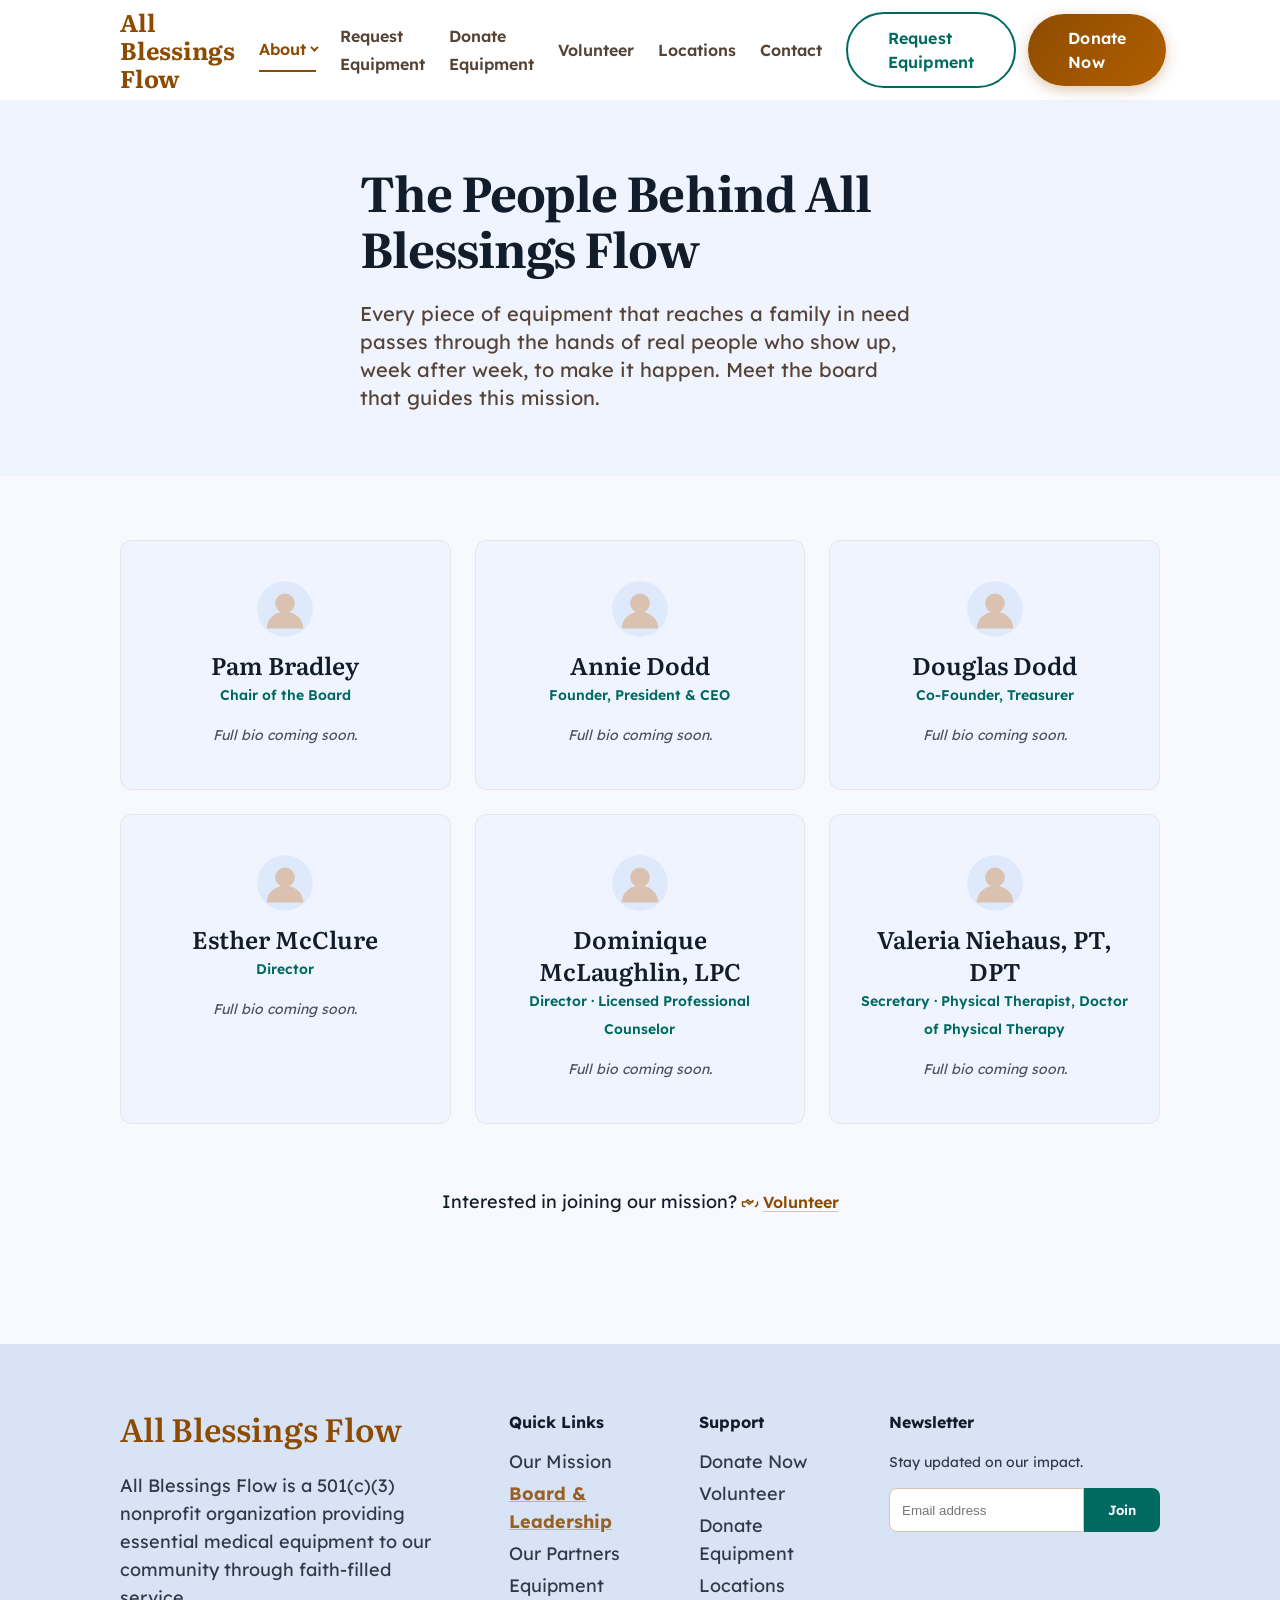
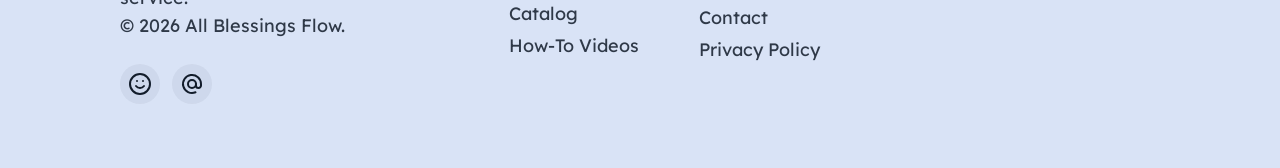
<file: pages/board-leadership/board-leadership.html>
<!DOCTYPE html>
<html lang="en" class="no-js">
<head>
  <meta charset="UTF-8">
  <meta name="viewport" content="width=device-width, initial-scale=1.0">
  <title>Board & Leadership | All Blessings Flow</title>
  <meta name="description" content="Meet the board and leadership guiding All Blessings Flow's mission to provide free medical equipment across Central Virginia since 2015.">
  <link rel="canonical" href="https://[CLIENT-DOMAIN]/pages/board-leadership/">
  <meta property="og:title" content="Board & Leadership | All Blessings Flow">
  <meta property="og:description" content="Meet the board and leadership guiding All Blessings Flow's mission to provide free medical equipment across Central Virginia since 2015.">
  <meta property="og:url" content="https://[CLIENT-DOMAIN]/pages/board-leadership/">
  <meta property="og:type" content="website">
  <link rel="stylesheet" href="../../global/brand.css">
  <link rel="stylesheet" href="../../global/global.css">
  <link rel="stylesheet" href="board-leadership.css">
  <script type="application/ld+json">
{
  "@context": "https://schema.org",
  "@graph": [
    {
      "@type": "WebPage",
      "name": "Board & Leadership | All Blessings Flow",
      "description": "Meet the board and leadership guiding All Blessings Flow's mission to provide free medical equipment across Central Virginia since 2015.",
      "isPartOf": {"@id": "#website"},
      "about": {"@id": "#business"}
    }
  ]
}
  </script>
</head>
<body>
  <a href="#main-content" class="skip-link">Skip to main content</a>

  <svg class="icon-sprite" aria-hidden="true">
    <symbol id="icon-handshake" viewBox="0 0 24 24" fill="none" stroke="currentColor" stroke-width="2" stroke-linecap="round" stroke-linejoin="round"><path d="M8 12l3 3 5-5"/><path d="M2 12h4l3-3 3 3h4"/><path d="M2 12v4a2 2 0 0 0 2 2h1"/><path d="M22 12v4a2 2 0 0 0-2 2h-1"/></symbol>
    <symbol id="icon-at-sign" viewBox="0 0 24 24" fill="none" stroke="currentColor" stroke-width="2" stroke-linecap="round" stroke-linejoin="round"><circle cx="12" cy="12" r="4"/><path d="M16 12v1.5a2.5 2.5 0 0 0 5 0V12a9 9 0 1 0-5.5 8.28"/></symbol>
    <symbol id="icon-smile" viewBox="0 0 24 24" fill="none" stroke="currentColor" stroke-width="2" stroke-linecap="round" stroke-linejoin="round"><circle cx="12" cy="12" r="10"/><path d="M8 14s1.5 2 4 2 4-2 4-2"/><line x1="9" y1="9" x2="9.01" y2="9"/><line x1="15" y1="9" x2="15.01" y2="9"/></symbol>
  </svg>

  <header class="site-header">
    <div class="container site-header__inner">
      <a href="../../index.html" class="site-header__logo">All Blessings Flow</a>

      <nav class="site-nav" aria-label="Primary">
        <div class="site-nav__dropdown">
          <button type="button" class="site-nav__link site-nav__link--active site-nav__dropdown-toggle" aria-expanded="false">About</button>
          <div class="site-nav__dropdown-menu">
            <a href="../our-mission/our-mission.html" class="site-nav__dropdown-link">Our Mission</a>
            <a href="board-leadership.html" class="site-nav__dropdown-link site-nav__link--active">Board &amp; Leadership</a>
            <a href="../our-partners/our-partners.html" class="site-nav__dropdown-link">Our Partners</a>
          </div>
        </div>
        <a href="../request-equipment/request-equipment.html" class="site-nav__link">Request Equipment</a>
        <a href="../donate-equipment/donate-equipment.html" class="site-nav__link">Donate Equipment</a>
        <a href="../volunteer/volunteer.html" class="site-nav__link">Volunteer</a>
        <a href="../locations/locations.html" class="site-nav__link">Locations</a>
        <a href="../contact/contact.html" class="site-nav__link">Contact</a>
      </nav>

      <div class="site-header__actions">
        <a href="../request-equipment/request-equipment.html" class="btn-secondary site-header__cta-secondary">Request Equipment</a>
        <a href="../donate/donate.html" class="btn-primary">Donate Now</a>
        <button type="button" class="nav-toggle" aria-label="Toggle menu" aria-expanded="false">
          <span></span><span></span><span></span>
        </button>
      </div>
    </div>
  </header>

  <main id="main-content">
    <section class="section page-intro">
      <div class="container page-intro__content">
        <h1>The People Behind All Blessings Flow</h1>
        <p>Every piece of equipment that reaches a family in need passes through the hands of real people who show up, week after week, to make it happen. Meet the board that guides this mission.</p>
      </div>
    </section>

    <section class="section board-grid-section">
      <div class="container">
        <div class="board-grid">
          <div class="simple-card board-card">
            <div class="board-card__avatar" role="img" aria-label="Photo of Pam Bradley pending"><svg width="56" height="56" viewBox="0 0 80 80" aria-hidden="true"><circle cx="40" cy="40" r="40" class="avatar-placeholder__bg"/><circle cx="40" cy="32" r="14" class="avatar-placeholder__fg"/><path d="M14 68c0-14.36 11.64-24 26-24s26 9.64 26 24" class="avatar-placeholder__fg"/></svg></div>
            <h2>Pam Bradley</h2>
            <p class="board-card__title">Chair of the Board</p>
            <p class="copy-flag"><!-- COPY FLAG: full bio needed --> Full bio coming soon.</p>
          </div>
          <div class="simple-card board-card">
            <div class="board-card__avatar" role="img" aria-label="Photo of Annie Dodd pending"><svg width="56" height="56" viewBox="0 0 80 80" aria-hidden="true"><circle cx="40" cy="40" r="40" class="avatar-placeholder__bg"/><circle cx="40" cy="32" r="14" class="avatar-placeholder__fg"/><path d="M14 68c0-14.36 11.64-24 26-24s26 9.64 26 24" class="avatar-placeholder__fg"/></svg></div>
            <h2>Annie Dodd</h2>
            <p class="board-card__title">Founder, President &amp; CEO</p>
            <p class="copy-flag"><!-- COPY FLAG: full bio needed --> Full bio coming soon.</p>
          </div>
          <div class="simple-card board-card">
            <div class="board-card__avatar" role="img" aria-label="Photo of Douglas Dodd pending"><svg width="56" height="56" viewBox="0 0 80 80" aria-hidden="true"><circle cx="40" cy="40" r="40" class="avatar-placeholder__bg"/><circle cx="40" cy="32" r="14" class="avatar-placeholder__fg"/><path d="M14 68c0-14.36 11.64-24 26-24s26 9.64 26 24" class="avatar-placeholder__fg"/></svg></div>
            <h2>Douglas Dodd</h2>
            <p class="board-card__title">Co-Founder, Treasurer</p>
            <p class="copy-flag"><!-- COPY FLAG: full bio needed --> Full bio coming soon.</p>
          </div>
          <div class="simple-card board-card">
            <div class="board-card__avatar" role="img" aria-label="Photo of Esther McClure pending"><svg width="56" height="56" viewBox="0 0 80 80" aria-hidden="true"><circle cx="40" cy="40" r="40" class="avatar-placeholder__bg"/><circle cx="40" cy="32" r="14" class="avatar-placeholder__fg"/><path d="M14 68c0-14.36 11.64-24 26-24s26 9.64 26 24" class="avatar-placeholder__fg"/></svg></div>
            <h2>Esther McClure</h2>
            <p class="board-card__title">Director</p>
            <p class="copy-flag"><!-- COPY FLAG: full bio needed --> Full bio coming soon.</p>
          </div>
          <div class="simple-card board-card">
            <div class="board-card__avatar" role="img" aria-label="Photo of Dominique McLaughlin pending"><svg width="56" height="56" viewBox="0 0 80 80" aria-hidden="true"><circle cx="40" cy="40" r="40" class="avatar-placeholder__bg"/><circle cx="40" cy="32" r="14" class="avatar-placeholder__fg"/><path d="M14 68c0-14.36 11.64-24 26-24s26 9.64 26 24" class="avatar-placeholder__fg"/></svg></div>
            <h2>Dominique McLaughlin, LPC</h2>
            <p class="board-card__title">Director · Licensed Professional Counselor</p>
            <p class="copy-flag"><!-- COPY FLAG: full bio needed --> Full bio coming soon.</p>
          </div>
          <div class="simple-card board-card">
            <div class="board-card__avatar" role="img" aria-label="Photo of Valeria Niehaus pending"><svg width="56" height="56" viewBox="0 0 80 80" aria-hidden="true"><circle cx="40" cy="40" r="40" class="avatar-placeholder__bg"/><circle cx="40" cy="32" r="14" class="avatar-placeholder__fg"/><path d="M14 68c0-14.36 11.64-24 26-24s26 9.64 26 24" class="avatar-placeholder__fg"/></svg></div>
            <h2>Valeria Niehaus, PT, DPT</h2>
            <p class="board-card__title">Secretary · Physical Therapist, Doctor of Physical Therapy</p>
            <p class="copy-flag"><!-- COPY FLAG: full bio needed --> Full bio coming soon.</p>
          </div>
        </div>

        <p class="board-grid-section__cta">Interested in joining our mission? <a href="../volunteer/volunteer.html" class="btn-tertiary-link"><svg class="icon"><use href="#icon-handshake"></use></svg> Volunteer</a></p>
      </div>
    </section>
  </main>

  <footer class="site-footer">
    <div class="container site-footer__grid">
      <div class="site-footer__about">
        <h2 class="site-footer__logo">All Blessings Flow</h2>
        <p class="site-footer__description">
          All Blessings Flow is a 501(c)(3) nonprofit organization providing essential medical equipment to our community through faith-filled service.
          <br>&copy; <span id="copyright-year"></span> All Blessings Flow.
        </p>
        <div class="site-footer__socials">
          <a href="https://www.facebook.com/allblessingsflow" class="site-footer__social-link" aria-label="All Blessings Flow on Facebook" target="_blank" rel="noopener">
            <svg class="icon"><use href="#icon-smile"></use></svg>
          </a>
          <a href="mailto:info@allblessingsflow.org" class="site-footer__social-link" aria-label="Email All Blessings Flow">
            <svg class="icon"><use href="#icon-at-sign"></use></svg>
          </a>
        </div>
      </div>

      <div class="site-footer__columns">
        <div class="site-footer__column">
          <h4>Quick Links</h4>
          <ul>
            <li><a href="../our-mission/our-mission.html">Our Mission</a></li>
            <li><a href="board-leadership.html" class="is-current-page" aria-current="page">Board &amp; Leadership</a></li>
            <li><a href="../our-partners/our-partners.html">Our Partners</a></li>
            <li><a href="../equipment-catalog/equipment-catalog.html">Equipment Catalog</a></li>
            <li><a href="../resources-how-to-videos/resources-how-to-videos.html">How-To Videos</a></li>
          </ul>
        </div>
        <div class="site-footer__column">
          <h4>Support</h4>
          <ul>
            <li><a href="../donate/donate.html">Donate Now</a></li>
            <li><a href="../volunteer/volunteer.html">Volunteer</a></li>
            <li><a href="../donate-equipment/donate-equipment.html">Donate Equipment</a></li>
            <li><a href="../locations/locations.html">Locations</a></li>
            <li><a href="../contact/contact.html">Contact</a></li>
            <li><a href="#">Privacy Policy</a></li>
          </ul>
        </div>
        <div class="site-footer__column site-footer__column--newsletter">
          <h4>Newsletter</h4>
          <p>Stay updated on our impact.</p>
          <form name="newsletter-signup" method="POST" data-netlify="true" class="newsletter-form">
            <input type="hidden" name="form-name" value="newsletter-signup">
            <div class="newsletter-form__row">
              <label for="newsletter-email" class="sr-only">Email address</label>
              <input type="email" id="newsletter-email" name="email" placeholder="Email address" required class="newsletter-form__input">
              <button type="submit" class="newsletter-form__submit">Join</button>
            </div>
            <p class="newsletter-form__message newsletter-form__message--success" hidden>Thanks for joining — we'll keep you posted on the families you're helping.</p>
            <p class="newsletter-form__message newsletter-form__message--error" hidden>Something went wrong — please try again, or email us directly at info@allblessingsflow.org.</p>
          </form>
        </div>
      </div>
    </div>
  </footer>

  <script src="../../global/nav.js" defer></script>
</body>
</html>
</file>
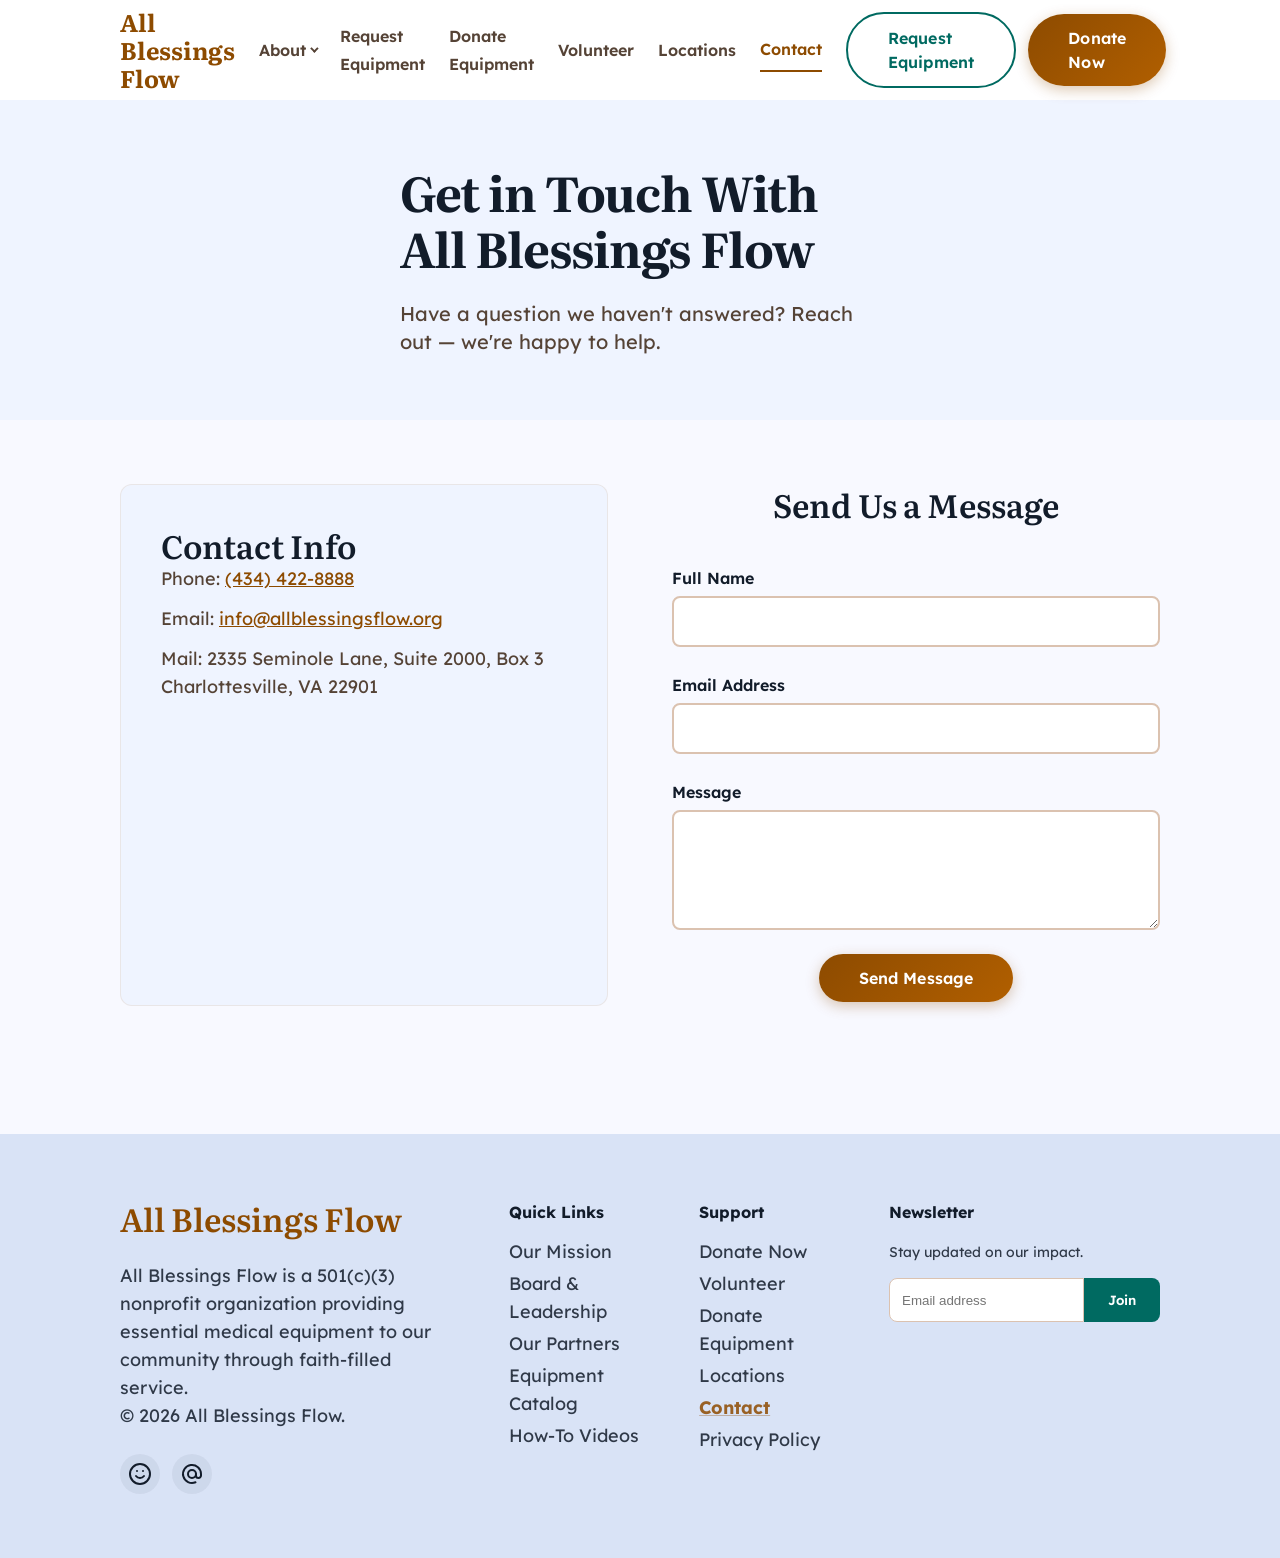
<file: pages/contact/contact.html>
<!DOCTYPE html>
<html lang="en" class="no-js">
<head>
  <meta charset="UTF-8">
  <meta name="viewport" content="width=device-width, initial-scale=1.0">
  <title>Contact All Blessings Flow | Charlottesville, VA</title>
  <meta name="description" content="Contact All Blessings Flow by phone, email, or in person at our Charlottesville warehouse. We're here to help.">
  <link rel="canonical" href="https://[CLIENT-DOMAIN]/pages/contact/">
  <meta property="og:title" content="Contact All Blessings Flow | Charlottesville, VA">
  <meta property="og:description" content="Contact All Blessings Flow by phone, email, or in person at our Charlottesville warehouse. We're here to help.">
  <meta property="og:url" content="https://[CLIENT-DOMAIN]/pages/contact/">
  <meta property="og:type" content="website">
  <link rel="stylesheet" href="../../global/brand.css">
  <link rel="stylesheet" href="../../global/global.css">
  <link rel="stylesheet" href="contact.css">
  <script type="application/ld+json">
{
  "@context": "https://schema.org",
  "@graph": [
    {
      "@type": "ContactPage",
      "name": "Contact All Blessings Flow | Charlottesville, VA",
      "description": "Contact All Blessings Flow by phone, email, or in person at our Charlottesville warehouse. We're here to help.",
      "isPartOf": {"@id": "#website"},
      "about": {"@id": "#business"}
    }
  ]
}
  </script>
</head>
<body>
  <a href="#main-content" class="skip-link">Skip to main content</a>

  <svg class="icon-sprite" aria-hidden="true">
    <symbol id="icon-at-sign" viewBox="0 0 24 24" fill="none" stroke="currentColor" stroke-width="2" stroke-linecap="round" stroke-linejoin="round"><circle cx="12" cy="12" r="4"/><path d="M16 12v1.5a2.5 2.5 0 0 0 5 0V12a9 9 0 1 0-5.5 8.28"/></symbol>
    <symbol id="icon-smile" viewBox="0 0 24 24" fill="none" stroke="currentColor" stroke-width="2" stroke-linecap="round" stroke-linejoin="round"><circle cx="12" cy="12" r="10"/><path d="M8 14s1.5 2 4 2 4-2 4-2"/><line x1="9" y1="9" x2="9.01" y2="9"/><line x1="15" y1="9" x2="15.01" y2="9"/></symbol>
  </svg>

  <header class="site-header">
    <div class="container site-header__inner">
      <a href="../../index.html" class="site-header__logo">All Blessings Flow</a>

      <nav class="site-nav" aria-label="Primary">
        <div class="site-nav__dropdown">
          <button type="button" class="site-nav__link site-nav__dropdown-toggle" aria-expanded="false">About</button>
          <div class="site-nav__dropdown-menu">
            <a href="../our-mission/our-mission.html" class="site-nav__dropdown-link">Our Mission</a>
            <a href="../board-leadership/board-leadership.html" class="site-nav__dropdown-link">Board &amp; Leadership</a>
            <a href="../our-partners/our-partners.html" class="site-nav__dropdown-link">Our Partners</a>
          </div>
        </div>
        <a href="../request-equipment/request-equipment.html" class="site-nav__link">Request Equipment</a>
        <a href="../donate-equipment/donate-equipment.html" class="site-nav__link">Donate Equipment</a>
        <a href="../volunteer/volunteer.html" class="site-nav__link">Volunteer</a>
        <a href="../locations/locations.html" class="site-nav__link">Locations</a>
        <a href="contact.html" class="site-nav__link site-nav__link--active">Contact</a>
      </nav>

      <div class="site-header__actions">
        <a href="../request-equipment/request-equipment.html" class="btn-secondary site-header__cta-secondary">Request Equipment</a>
        <a href="../donate/donate.html" class="btn-primary">Donate Now</a>
        <button type="button" class="nav-toggle" aria-label="Toggle menu" aria-expanded="false">
          <span></span><span></span><span></span>
        </button>
      </div>
    </div>
  </header>

  <main id="main-content">
    <section class="section page-hero">
      <div class="container page-hero__content">
        <h1>Get in Touch With All Blessings Flow</h1>
        <p>Have a question we haven't answered? Reach out — we're happy to help.</p>
      </div>
    </section>

    <section class="section contact-info-section">
      <div class="container contact-info-section__grid">
        <div class="simple-card contact-info-card">
          <h2>Contact Info</h2>
          <p>Phone: <a href="tel:+14344228888">(434) 422-8888</a></p>
          <p>Email: <a href="mailto:info@allblessingsflow.org">info@allblessingsflow.org</a></p>
          <p>Mail: 2335 Seminole Lane, Suite 2000, Box 3<br>Charlottesville, VA 22901</p>
          <iframe
            class="contact-info-card__map"
            src="https://www.google.com/maps?q=2335+Seminole+Lane,+Charlottesville,+VA+22901&output=embed"
            width="100%" height="220" style="border:0;" allowfullscreen loading="lazy"
            title="Map to All Blessings Flow"
          ></iframe>
        </div>

        <div class="contact-form-section__inner">
          <h2>Send Us a Message</h2>
          <form name="contact" method="POST" data-netlify="true" class="site-form">
            <input type="hidden" name="form-name" value="contact">
            <div class="form-field">
              <label for="contact-name">Full Name</label>
              <input type="text" id="contact-name" name="name" required>
            </div>
            <div class="form-field">
              <label for="contact-email">Email Address</label>
              <input type="email" id="contact-email" name="email" required>
            </div>
            <div class="form-field">
              <label for="contact-message">Message</label>
              <textarea id="contact-message" name="message" required></textarea>
            </div>
            <button type="submit" class="btn-primary">Send Message</button>
            <p class="form-message form-message--success" hidden>Thank you for reaching out — we'll respond within 2 business days.</p>
            <p class="form-message form-message--error" hidden>Something went wrong sending your message. Please email us directly at info@allblessingsflow.org or call (434) 422-8888.</p>
          </form>
        </div>
      </div>
    </section>
  </main>

  <footer class="site-footer">
    <div class="container site-footer__grid">
      <div class="site-footer__about">
        <h2 class="site-footer__logo">All Blessings Flow</h2>
        <p class="site-footer__description">
          All Blessings Flow is a 501(c)(3) nonprofit organization providing essential medical equipment to our community through faith-filled service.
          <br>&copy; <span id="copyright-year"></span> All Blessings Flow.
        </p>
        <div class="site-footer__socials">
          <a href="https://www.facebook.com/allblessingsflow" class="site-footer__social-link" aria-label="All Blessings Flow on Facebook" target="_blank" rel="noopener">
            <svg class="icon"><use href="#icon-smile"></use></svg>
          </a>
          <a href="mailto:info@allblessingsflow.org" class="site-footer__social-link" aria-label="Email All Blessings Flow">
            <svg class="icon"><use href="#icon-at-sign"></use></svg>
          </a>
        </div>
      </div>

      <div class="site-footer__columns">
        <div class="site-footer__column">
          <h4>Quick Links</h4>
          <ul>
            <li><a href="../our-mission/our-mission.html">Our Mission</a></li>
            <li><a href="../board-leadership/board-leadership.html">Board &amp; Leadership</a></li>
            <li><a href="../our-partners/our-partners.html">Our Partners</a></li>
            <li><a href="../equipment-catalog/equipment-catalog.html">Equipment Catalog</a></li>
            <li><a href="../resources-how-to-videos/resources-how-to-videos.html">How-To Videos</a></li>
          </ul>
        </div>
        <div class="site-footer__column">
          <h4>Support</h4>
          <ul>
            <li><a href="../donate/donate.html">Donate Now</a></li>
            <li><a href="../volunteer/volunteer.html">Volunteer</a></li>
            <li><a href="../donate-equipment/donate-equipment.html">Donate Equipment</a></li>
            <li><a href="../locations/locations.html">Locations</a></li>
            <li><a href="contact.html" class="is-current-page" aria-current="page">Contact</a></li>
            <li><a href="#">Privacy Policy</a></li>
          </ul>
        </div>
        <div class="site-footer__column site-footer__column--newsletter">
          <h4>Newsletter</h4>
          <p>Stay updated on our impact.</p>
          <form name="newsletter-signup" method="POST" data-netlify="true" class="newsletter-form">
            <input type="hidden" name="form-name" value="newsletter-signup">
            <div class="newsletter-form__row">
              <label for="newsletter-email" class="sr-only">Email address</label>
              <input type="email" id="newsletter-email" name="email" placeholder="Email address" required class="newsletter-form__input">
              <button type="submit" class="newsletter-form__submit">Join</button>
            </div>
            <p class="newsletter-form__message newsletter-form__message--success" hidden>Thanks for joining — we'll keep you posted on the families you're helping.</p>
            <p class="newsletter-form__message newsletter-form__message--error" hidden>Something went wrong — please try again, or email us directly at info@allblessingsflow.org.</p>
          </form>
        </div>
      </div>
    </div>
  </footer>

  <script src="../../global/nav.js" defer></script>
</body>
</html>
</file>
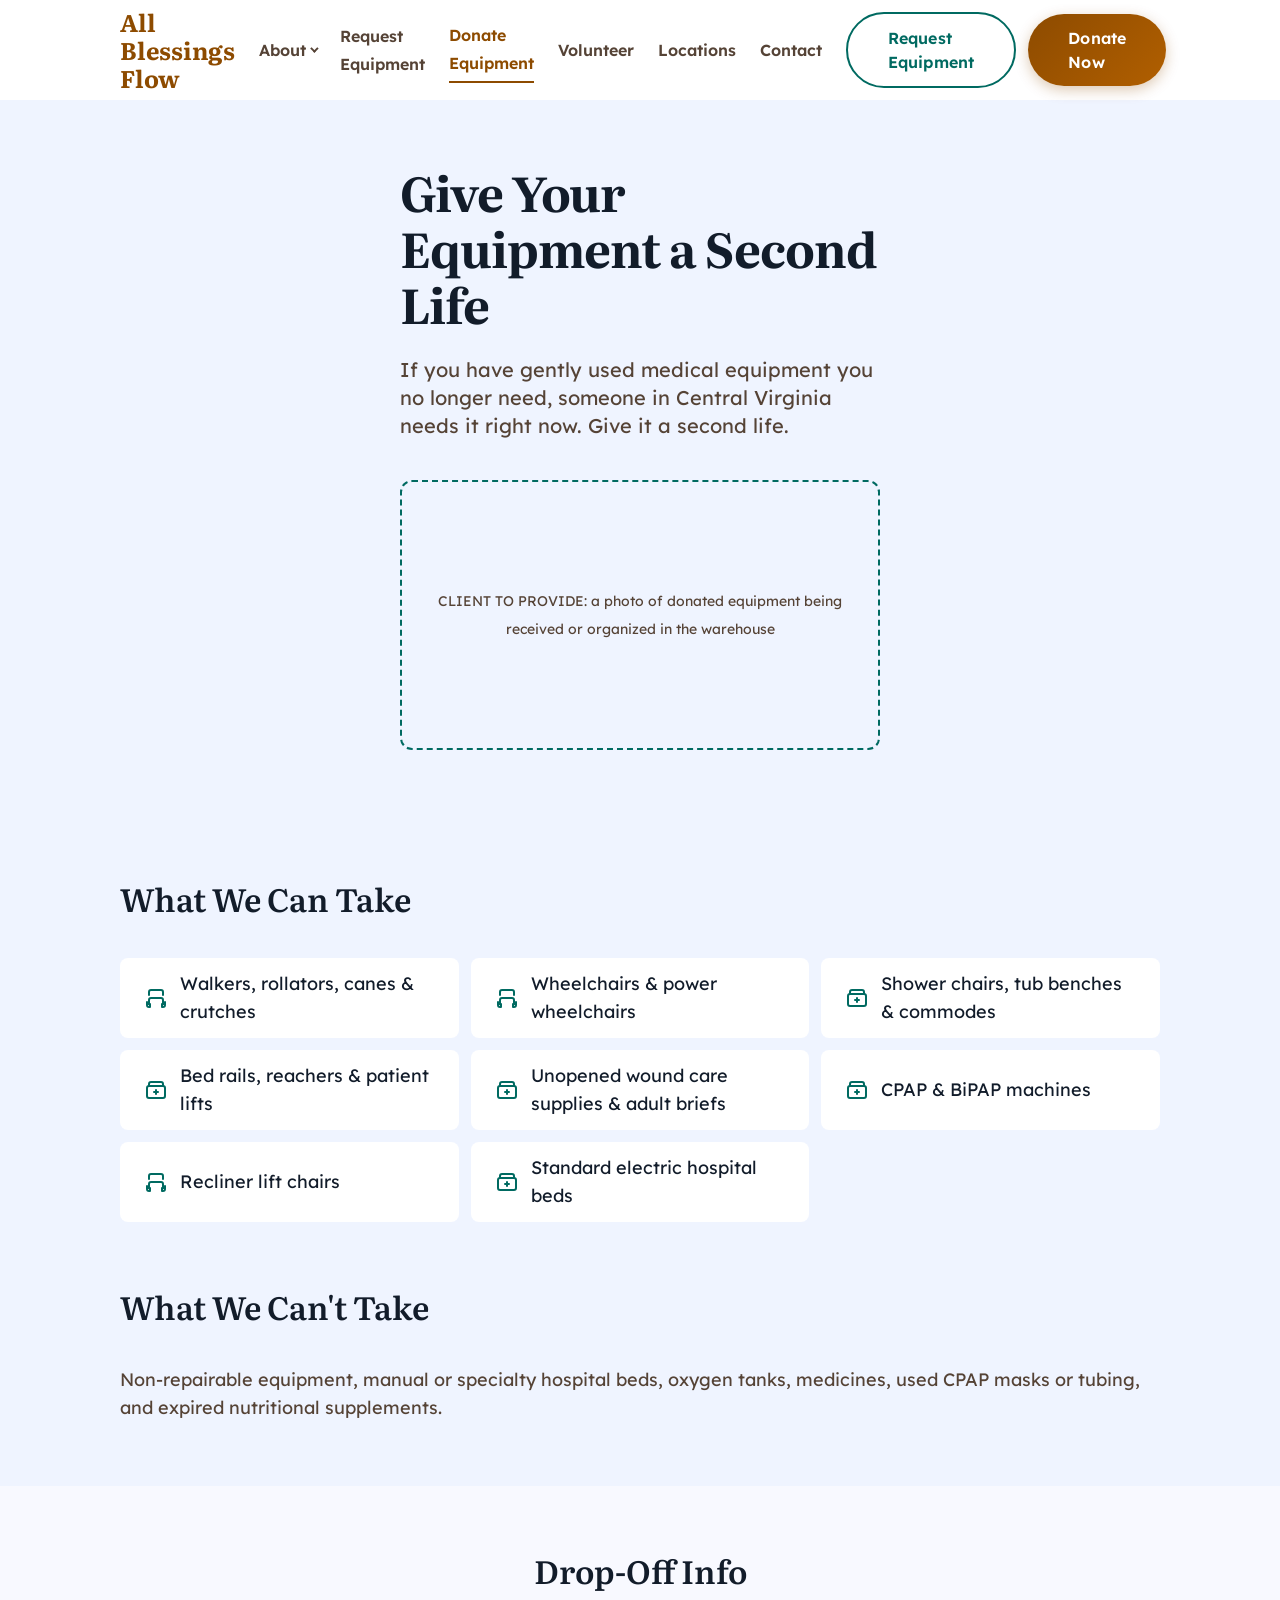
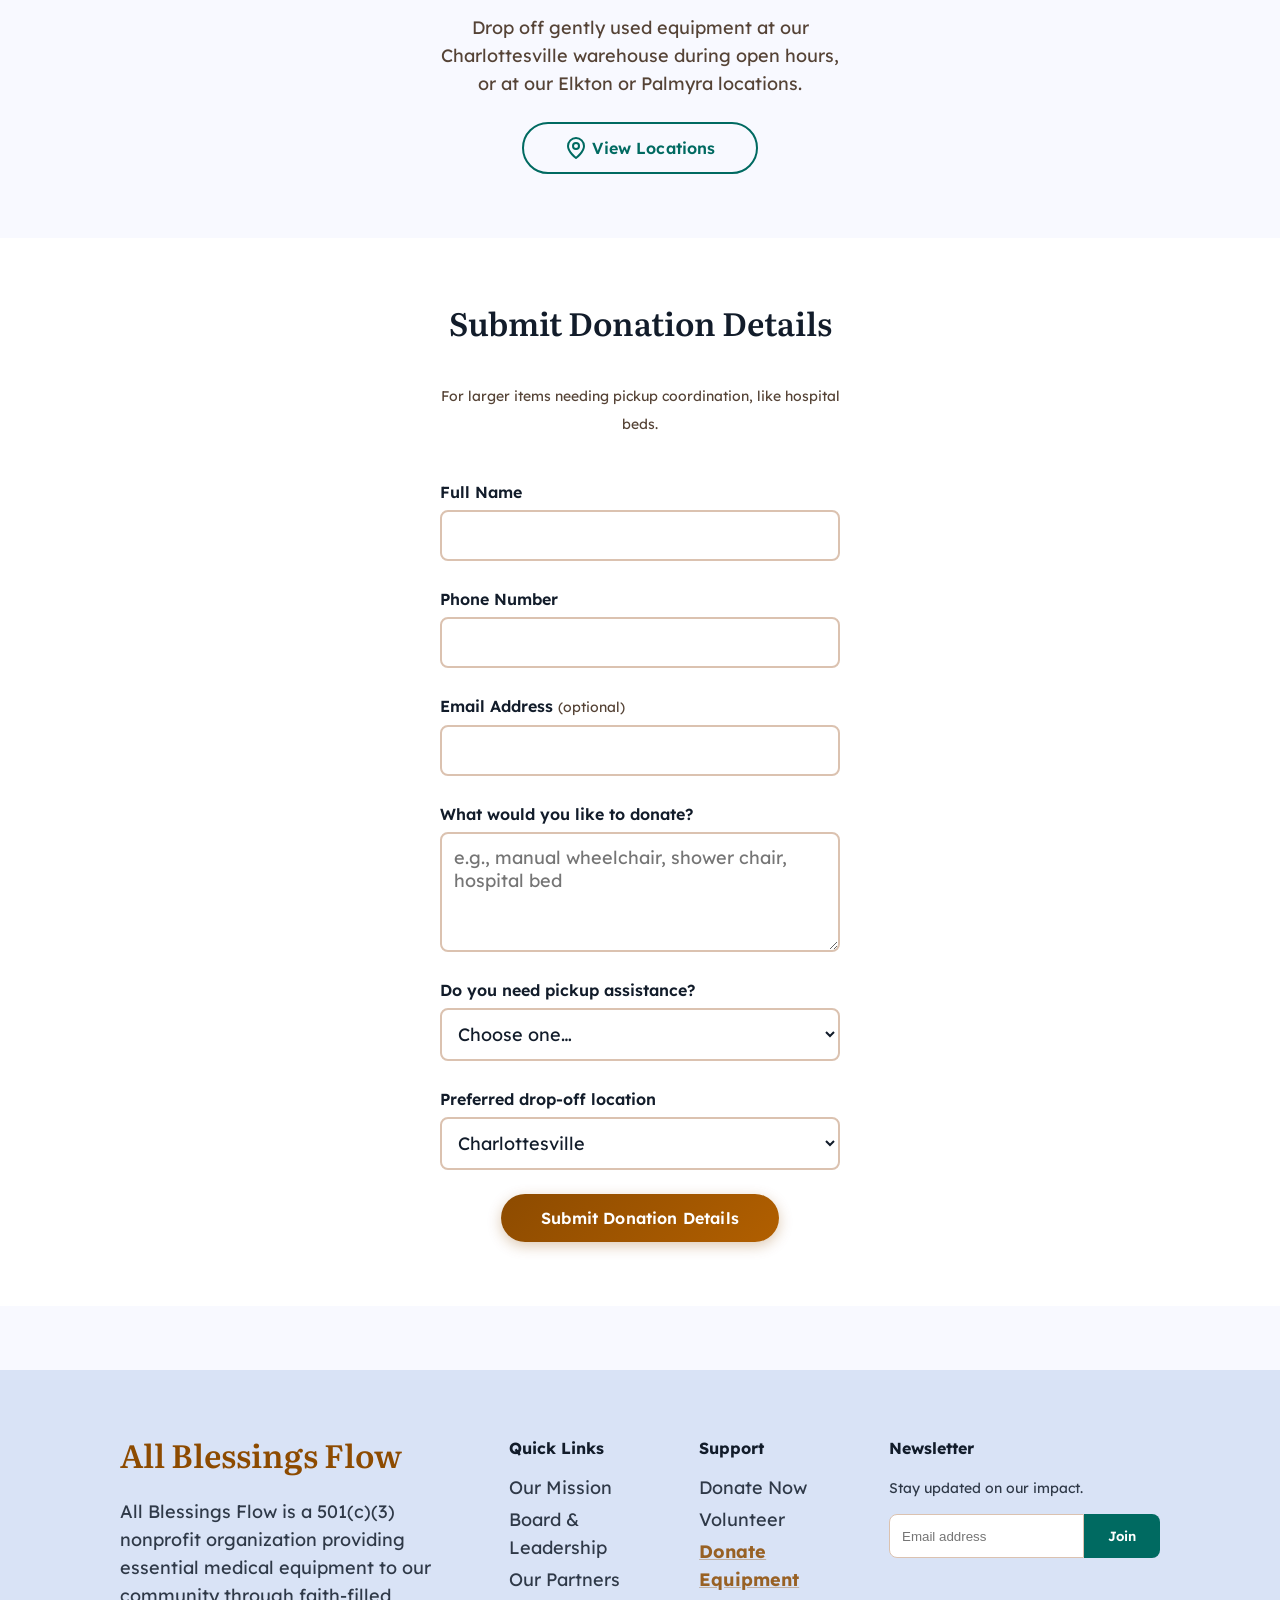
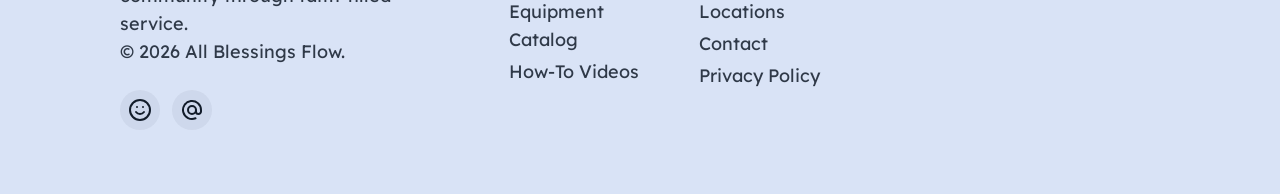
<file: pages/donate-equipment/donate-equipment.html>
<!DOCTYPE html>
<html lang="en" class="no-js">
<head>
  <meta charset="UTF-8">
  <meta name="viewport" content="width=device-width, initial-scale=1.0">
  <title>Donate Medical Equipment | All Blessings Flow</title>
  <meta name="description" content="Have medical equipment you no longer need? Donate it to All Blessings Flow and help another family in Central Virginia.">
  <link rel="canonical" href="https://[CLIENT-DOMAIN]/pages/donate-equipment/">
  <meta property="og:title" content="Donate Medical Equipment | All Blessings Flow">
  <meta property="og:description" content="Have medical equipment you no longer need? Donate it to All Blessings Flow and help another family in Central Virginia.">
  <meta property="og:url" content="https://[CLIENT-DOMAIN]/pages/donate-equipment/">
  <meta property="og:type" content="website">
  <link rel="stylesheet" href="../../global/brand.css">
  <link rel="stylesheet" href="../../global/global.css">
  <link rel="stylesheet" href="donate-equipment.css">
  <script type="application/ld+json">
{
  "@context": "https://schema.org",
  "@graph": [
    {
      "@type": "WebPage",
      "name": "Donate Medical Equipment | All Blessings Flow",
      "description": "Have medical equipment you no longer need? Donate it to All Blessings Flow and help another family in Central Virginia.",
      "isPartOf": {"@id": "#website"},
      "about": {"@id": "#business"}
    }
  ]
}
  </script>
</head>
<body>
  <a href="#main-content" class="skip-link">Skip to main content</a>

  <svg class="icon-sprite" aria-hidden="true">
    <symbol id="icon-armchair" viewBox="0 0 24 24" fill="none" stroke="currentColor" stroke-width="2" stroke-linecap="round" stroke-linejoin="round"><path d="M19 9V6a2 2 0 0 0-2-2H7a2 2 0 0 0-2 2v3"/><path d="M5 18v-4a2 2 0 0 1 2-2h10a2 2 0 0 1 2 2v4"/><path d="M3 16v3a2 2 0 0 0 2 2h1v-3H3Z"/><path d="M21 16v3a2 2 0 0 1-2 2h-1v-3h3Z"/></symbol>
    <symbol id="icon-medical" viewBox="0 0 24 24" fill="none" stroke="currentColor" stroke-width="2" stroke-linecap="round" stroke-linejoin="round"><path d="M19 8V6a2 2 0 0 0-2-2H7a2 2 0 0 0-2 2v2"/><rect x="3" y="8" width="18" height="12" rx="2"/><path d="M12 12v4"/><path d="M10 14h4"/></symbol>
    <symbol id="icon-map-pin" viewBox="0 0 24 24" fill="none" stroke="currentColor" stroke-width="2" stroke-linecap="round" stroke-linejoin="round"><path d="M20 10c0 6-8 12-8 12s-8-6-8-12a8 8 0 0 1 16 0Z"/><circle cx="12" cy="10" r="3"/></symbol>
    <symbol id="icon-at-sign" viewBox="0 0 24 24" fill="none" stroke="currentColor" stroke-width="2" stroke-linecap="round" stroke-linejoin="round"><circle cx="12" cy="12" r="4"/><path d="M16 12v1.5a2.5 2.5 0 0 0 5 0V12a9 9 0 1 0-5.5 8.28"/></symbol>
    <symbol id="icon-smile" viewBox="0 0 24 24" fill="none" stroke="currentColor" stroke-width="2" stroke-linecap="round" stroke-linejoin="round"><circle cx="12" cy="12" r="10"/><path d="M8 14s1.5 2 4 2 4-2 4-2"/><line x1="9" y1="9" x2="9.01" y2="9"/><line x1="15" y1="9" x2="15.01" y2="9"/></symbol>
  </svg>

  <header class="site-header">
    <div class="container site-header__inner">
      <a href="../../index.html" class="site-header__logo">All Blessings Flow</a>

      <nav class="site-nav" aria-label="Primary">
        <div class="site-nav__dropdown">
          <button type="button" class="site-nav__link site-nav__dropdown-toggle" aria-expanded="false">About</button>
          <div class="site-nav__dropdown-menu">
            <a href="../our-mission/our-mission.html" class="site-nav__dropdown-link">Our Mission</a>
            <a href="../board-leadership/board-leadership.html" class="site-nav__dropdown-link">Board &amp; Leadership</a>
            <a href="../our-partners/our-partners.html" class="site-nav__dropdown-link">Our Partners</a>
          </div>
        </div>
        <a href="../request-equipment/request-equipment.html" class="site-nav__link">Request Equipment</a>
        <a href="donate-equipment.html" class="site-nav__link site-nav__link--active">Donate Equipment</a>
        <a href="../volunteer/volunteer.html" class="site-nav__link">Volunteer</a>
        <a href="../locations/locations.html" class="site-nav__link">Locations</a>
        <a href="../contact/contact.html" class="site-nav__link">Contact</a>
      </nav>

      <div class="site-header__actions">
        <a href="../request-equipment/request-equipment.html" class="btn-secondary site-header__cta-secondary">Request Equipment</a>
        <a href="../donate/donate.html" class="btn-primary">Donate Now</a>
        <button type="button" class="nav-toggle" aria-label="Toggle menu" aria-expanded="false">
          <span></span><span></span><span></span>
        </button>
      </div>
    </div>
  </header>

  <main id="main-content">
    <section class="section page-hero">
      <div class="container page-hero__content">
        <h1>Give Your Equipment a Second Life</h1>
        <p>If you have gently used medical equipment you no longer need, someone in Central Virginia needs it right now. Give it a second life.</p>
        <div class="page-hero__image img-placeholder" data-label="CLIENT TO PROVIDE: a photo of donated equipment being received or organized in the warehouse"></div>
      </div>
    </section>

    <section class="section equipment-list">
      <div class="container">
        <h2>What We Can Take</h2>
        <div class="equipment-list__grid">
          <div class="equipment-item"><svg class="icon"><use href="#icon-armchair"></use></svg><span>Walkers, rollators, canes &amp; crutches</span></div>
          <div class="equipment-item"><svg class="icon"><use href="#icon-armchair"></use></svg><span>Wheelchairs &amp; power wheelchairs</span></div>
          <div class="equipment-item"><svg class="icon"><use href="#icon-medical"></use></svg><span>Shower chairs, tub benches &amp; commodes</span></div>
          <div class="equipment-item"><svg class="icon"><use href="#icon-medical"></use></svg><span>Bed rails, reachers &amp; patient lifts</span></div>
          <div class="equipment-item"><svg class="icon"><use href="#icon-medical"></use></svg><span>Unopened wound care supplies &amp; adult briefs</span></div>
          <div class="equipment-item"><svg class="icon"><use href="#icon-medical"></use></svg><span>CPAP &amp; BiPAP machines</span></div>
          <div class="equipment-item"><svg class="icon"><use href="#icon-armchair"></use></svg><span>Recliner lift chairs</span></div>
          <div class="equipment-item"><svg class="icon"><use href="#icon-medical"></use></svg><span>Standard electric hospital beds</span></div>
        </div>

        <h2 class="equipment-list__not-accepted-heading">What We Can't Take</h2>
        <p class="equipment-list__not-accepted">Non-repairable equipment, manual or specialty hospital beds, oxygen tanks, medicines, used CPAP masks or tubing, and expired nutritional supplements.</p>
      </div>
    </section>

    <section class="section dropoff-info">
      <div class="container dropoff-info__content">
        <h2>Drop-Off Info</h2>
        <p>Drop off gently used equipment at our Charlottesville warehouse during open hours, or at our Elkton or Palmyra locations.</p>
        <a href="../locations/locations.html" class="btn-secondary">
          <svg class="icon"><use href="#icon-map-pin"></use></svg>
          View Locations
        </a>
      </div>
    </section>

    <section class="section donation-form-section">
      <div class="container donation-form-section__inner">
        <h2>Submit Donation Details</h2>
        <p class="donation-form-section__note">For larger items needing pickup coordination, like hospital beds.</p>
        <!--
          Progressive disclosure (design refinement pass, 2026-07-05): only Name, Phone, and a description
          of the item are required. The pickup/drop-off follow-up fields reveal based on the selection —
          all present in static HTML for Netlify's build-time form detection; donate-equipment.js toggles
          `hidden` at runtime.
        -->
        <form name="donate-equipment" method="POST" data-netlify="true" class="site-form" id="donate-equipment-form">
          <input type="hidden" name="form-name" value="donate-equipment">
          <div class="form-field">
            <label for="don-name">Full Name</label>
            <input type="text" id="don-name" name="name" required>
          </div>
          <div class="form-field">
            <label for="don-phone">Phone Number</label>
            <input type="tel" id="don-phone" name="phone" required>
          </div>
          <div class="form-field">
            <label for="don-email">Email Address <span class="form-field__optional">(optional)</span></label>
            <input type="email" id="don-email" name="email">
          </div>
          <div class="form-field">
            <label for="don-item">What would you like to donate?</label>
            <textarea id="don-item" name="item_description" required placeholder="e.g., manual wheelchair, shower chair, hospital bed"></textarea>
          </div>
          <div class="form-field">
            <label for="don-pickup">Do you need pickup assistance?</label>
            <select id="don-pickup" name="pickup_needed" required>
              <option value="">Choose one…</option>
              <option value="Yes">Yes, I need pickup help</option>
              <option value="No">No, I can drop it off</option>
            </select>
          </div>

          <!-- Revealed only when pickup assistance is needed — the details that actually matter for coordinating a pickup -->
          <div class="form-field-group" id="don-pickup-fields" hidden>
            <div class="form-field">
              <label for="don-item-size">Item size</label>
              <select id="don-item-size" name="item_size">
                <option value="Small & light (fits in a car)">Small &amp; light (fits in a car)</option>
                <option value="Large & heavy (e.g., hospital bed, needs a truck)">Large &amp; heavy (e.g., hospital bed, needs a truck)</option>
              </select>
            </div>
            <div class="form-field">
              <label for="don-pickup-address">Pickup address</label>
              <input type="text" id="don-pickup-address" name="pickup_address">
            </div>
            <div class="form-field">
              <label for="don-pickup-day">Preferred pickup day <span class="form-field__optional">(optional)</span></label>
              <input type="text" id="don-pickup-day" name="preferred_pickup_day">
            </div>
          </div>

          <!-- Revealed only when dropping off — points them to the right page instead of duplicating the Locations page -->
          <div class="form-field" id="don-dropoff-field" hidden>
            <label for="don-dropoff-location">Preferred drop-off location</label>
            <select id="don-dropoff-location" name="dropoff_location">
              <option value="Charlottesville">Charlottesville</option>
              <option value="Elkton">Elkton</option>
              <option value="Palmyra">Palmyra</option>
            </select>
          </div>

          <button type="submit" class="btn-primary">Submit Donation Details</button>
          <p class="form-message form-message--success" hidden>Thank you for your generosity — we'll follow up to coordinate drop-off or pickup.</p>
          <p class="form-message form-message--error" hidden>Something went wrong. Please call us at (434) 422-8888 or email info@allblessingsflow.org.</p>
        </form>
      </div>
    </section>
  </main>

  <footer class="site-footer">
    <div class="container site-footer__grid">
      <div class="site-footer__about">
        <h2 class="site-footer__logo">All Blessings Flow</h2>
        <p class="site-footer__description">
          All Blessings Flow is a 501(c)(3) nonprofit organization providing essential medical equipment to our community through faith-filled service.
          <br>&copy; <span id="copyright-year"></span> All Blessings Flow.
        </p>
        <div class="site-footer__socials">
          <a href="https://www.facebook.com/allblessingsflow" class="site-footer__social-link" aria-label="All Blessings Flow on Facebook" target="_blank" rel="noopener">
            <svg class="icon"><use href="#icon-smile"></use></svg>
          </a>
          <a href="mailto:info@allblessingsflow.org" class="site-footer__social-link" aria-label="Email All Blessings Flow">
            <svg class="icon"><use href="#icon-at-sign"></use></svg>
          </a>
        </div>
      </div>

      <div class="site-footer__columns">
        <div class="site-footer__column">
          <h4>Quick Links</h4>
          <ul>
            <li><a href="../our-mission/our-mission.html">Our Mission</a></li>
            <li><a href="../board-leadership/board-leadership.html">Board &amp; Leadership</a></li>
            <li><a href="../our-partners/our-partners.html">Our Partners</a></li>
            <li><a href="../equipment-catalog/equipment-catalog.html">Equipment Catalog</a></li>
            <li><a href="../resources-how-to-videos/resources-how-to-videos.html">How-To Videos</a></li>
          </ul>
        </div>
        <div class="site-footer__column">
          <h4>Support</h4>
          <ul>
            <li><a href="../donate/donate.html">Donate Now</a></li>
            <li><a href="../volunteer/volunteer.html">Volunteer</a></li>
            <li><a href="donate-equipment.html" class="is-current-page" aria-current="page">Donate Equipment</a></li>
            <li><a href="../locations/locations.html">Locations</a></li>
            <li><a href="../contact/contact.html">Contact</a></li>
            <li><a href="#">Privacy Policy</a></li>
          </ul>
        </div>
        <div class="site-footer__column site-footer__column--newsletter">
          <h4>Newsletter</h4>
          <p>Stay updated on our impact.</p>
          <form name="newsletter-signup" method="POST" data-netlify="true" class="newsletter-form">
            <input type="hidden" name="form-name" value="newsletter-signup">
            <div class="newsletter-form__row">
              <label for="newsletter-email" class="sr-only">Email address</label>
              <input type="email" id="newsletter-email" name="email" placeholder="Email address" required class="newsletter-form__input">
              <button type="submit" class="newsletter-form__submit">Join</button>
            </div>
            <p class="newsletter-form__message newsletter-form__message--success" hidden>Thanks for joining — we'll keep you posted on the families you're helping.</p>
            <p class="newsletter-form__message newsletter-form__message--error" hidden>Something went wrong — please try again, or email us directly at info@allblessingsflow.org.</p>
          </form>
        </div>
      </div>
    </div>
  </footer>

  <script src="../../global/nav.js" defer></script>
  <script src="donate-equipment.js" defer></script>
</body>
</html>
</file>
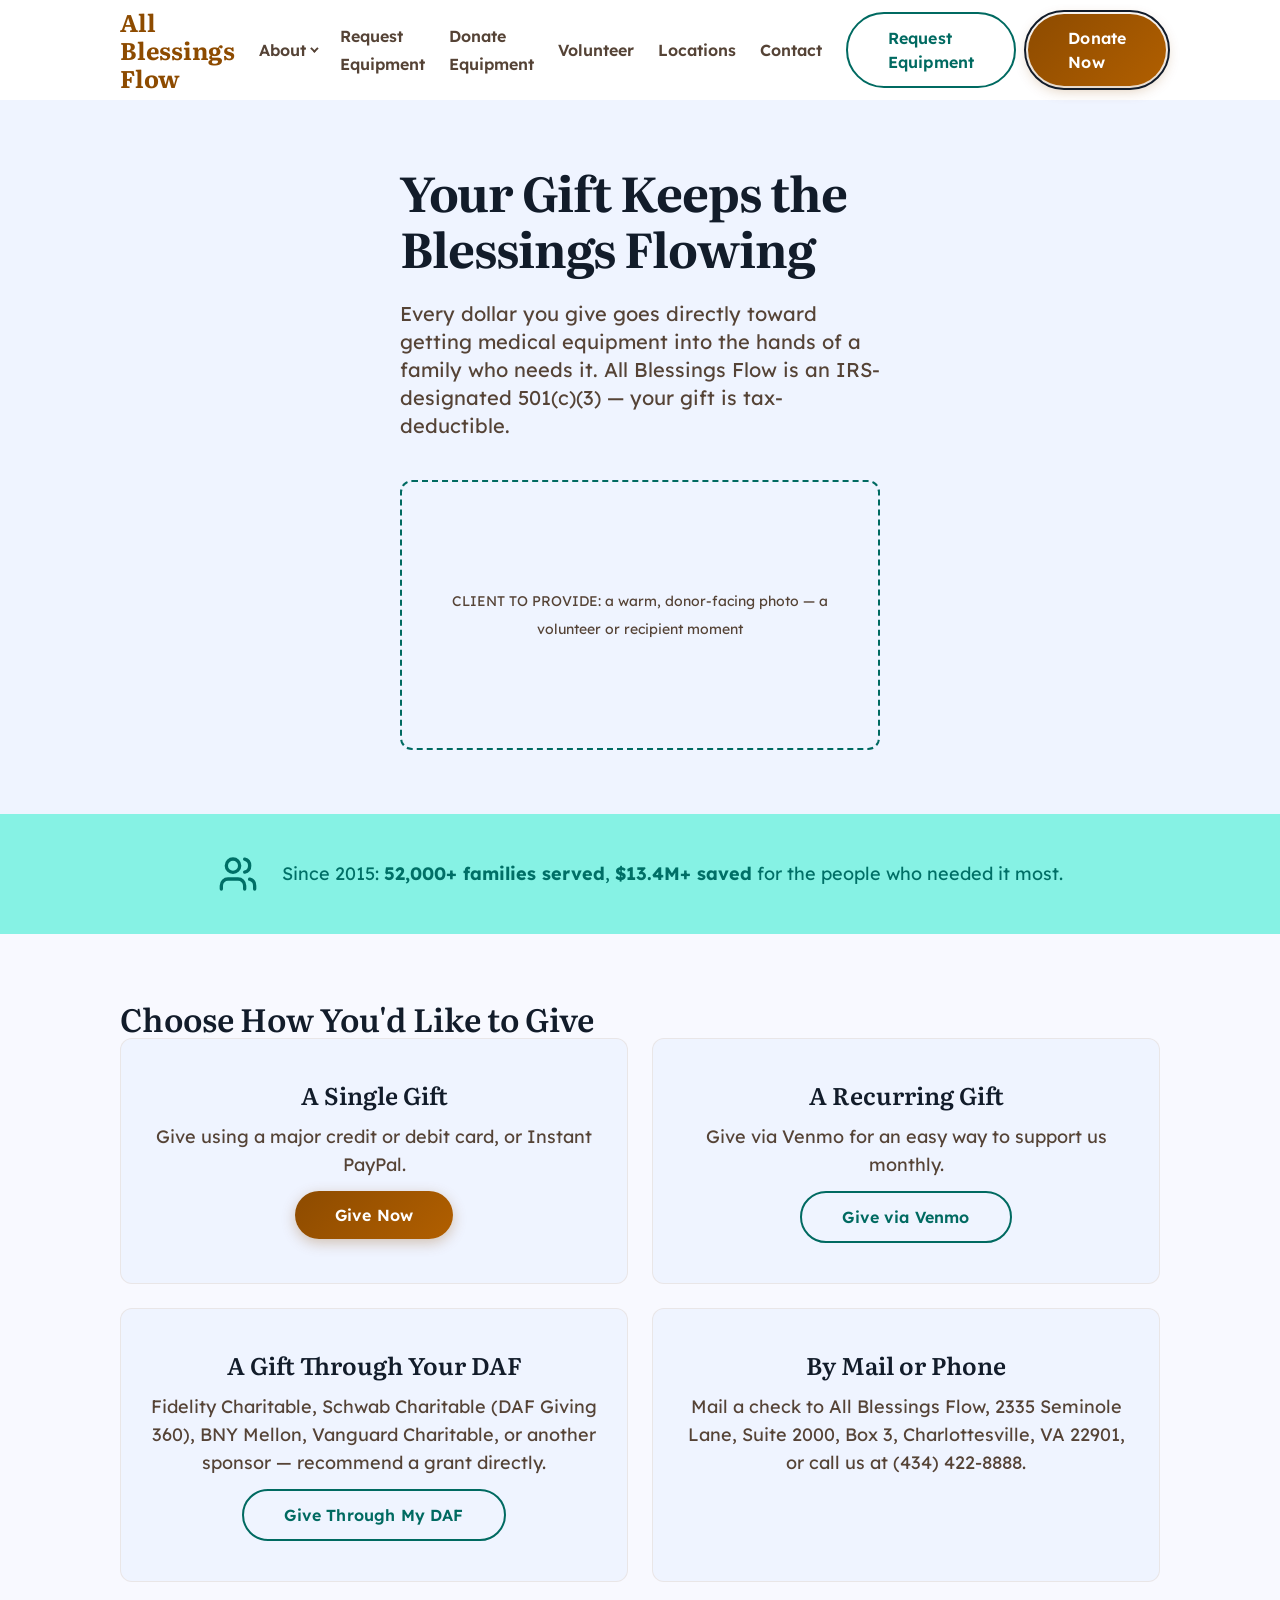
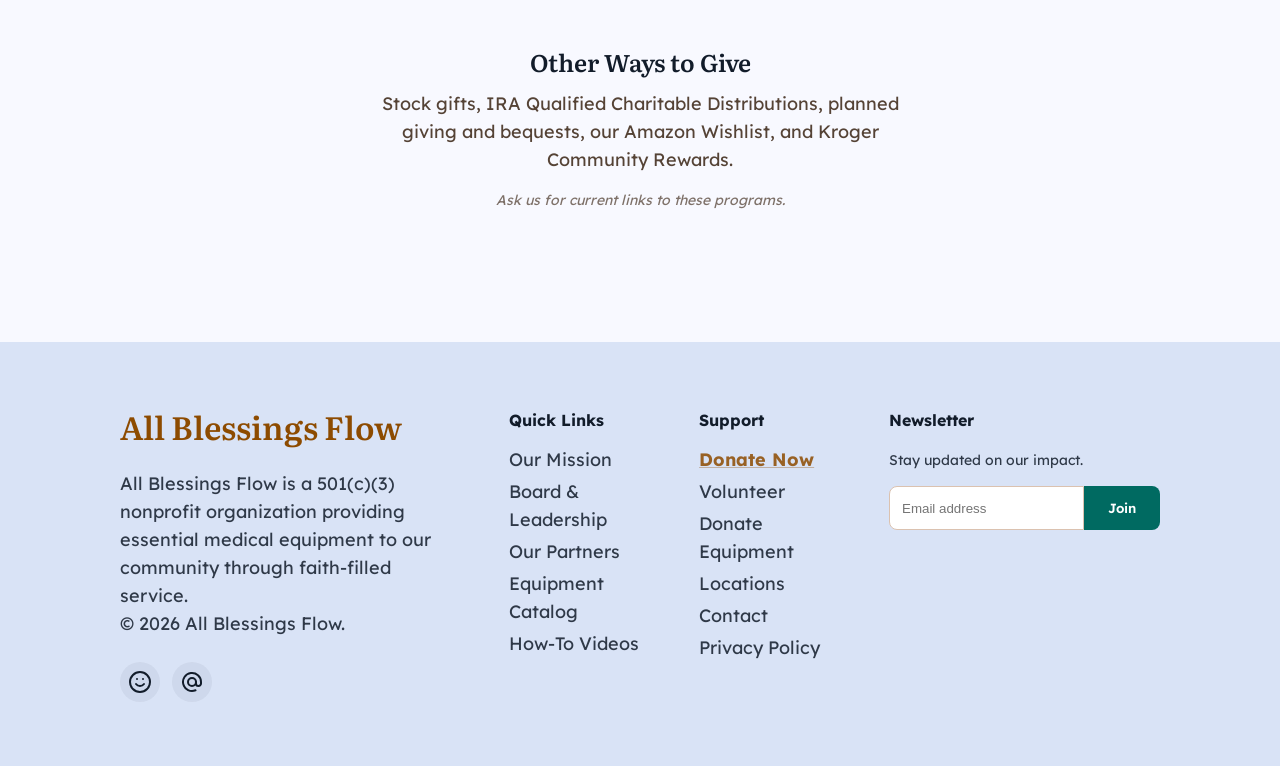
<file: pages/donate/donate.html>
<!DOCTYPE html>
<html lang="en" class="no-js">
<head>
  <meta charset="UTF-8">
  <meta name="viewport" content="width=device-width, initial-scale=1.0">
  <title>Donate to All Blessings Flow | Central Virginia</title>
  <meta name="description" content="Your donation helps All Blessings Flow provide free medical equipment to families in Central Virginia. Give once, monthly, or through a DAF.">
  <link rel="canonical" href="https://[CLIENT-DOMAIN]/pages/donate/">
  <meta property="og:title" content="Donate to All Blessings Flow | Central Virginia">
  <meta property="og:description" content="Your donation helps All Blessings Flow provide free medical equipment to families in Central Virginia. Give once, monthly, or through a DAF.">
  <meta property="og:url" content="https://[CLIENT-DOMAIN]/pages/donate/">
  <meta property="og:type" content="website">
  <link rel="stylesheet" href="../../global/brand.css">
  <link rel="stylesheet" href="../../global/global.css">
  <link rel="stylesheet" href="donate.css">
  <script type="application/ld+json">
{
  "@context": "https://schema.org",
  "@graph": [
    {
      "@type": "WebPage",
      "name": "Donate to All Blessings Flow | Central Virginia",
      "description": "Your donation helps All Blessings Flow provide free medical equipment to families in Central Virginia. Give once, monthly, or through a DAF.",
      "isPartOf": {"@id": "#website"},
      "about": {"@id": "#business"}
    }
  ]
}
  </script>
</head>
<body>
  <a href="#main-content" class="skip-link">Skip to main content</a>

  <svg class="icon-sprite" aria-hidden="true">
    <symbol id="icon-users" viewBox="0 0 24 24" fill="none" stroke="currentColor" stroke-width="2" stroke-linecap="round" stroke-linejoin="round"><path d="M16 21v-2a4 4 0 0 0-4-4H6a4 4 0 0 0-4 4v2"/><circle cx="9" cy="7" r="4"/><path d="M22 21v-2a4 4 0 0 0-3-3.87"/><path d="M16 3.13a4 4 0 0 1 0 7.75"/></symbol>
    <symbol id="icon-dollar" viewBox="0 0 24 24" fill="none" stroke="currentColor" stroke-width="2" stroke-linecap="round" stroke-linejoin="round"><circle cx="12" cy="12" r="10"/><path d="M12 6v12"/><path d="M15 9.5c0-1.4-1.3-2.5-3-2.5s-3 1.1-3 2.5c0 1.4 1.3 2 3 2.5s3 1.1 3 2.5-1.3 2.5-3 2.5-3-1.1-3-2.5"/></symbol>
    <symbol id="icon-at-sign" viewBox="0 0 24 24" fill="none" stroke="currentColor" stroke-width="2" stroke-linecap="round" stroke-linejoin="round"><circle cx="12" cy="12" r="4"/><path d="M16 12v1.5a2.5 2.5 0 0 0 5 0V12a9 9 0 1 0-5.5 8.28"/></symbol>
    <symbol id="icon-smile" viewBox="0 0 24 24" fill="none" stroke="currentColor" stroke-width="2" stroke-linecap="round" stroke-linejoin="round"><circle cx="12" cy="12" r="10"/><path d="M8 14s1.5 2 4 2 4-2 4-2"/><line x1="9" y1="9" x2="9.01" y2="9"/><line x1="15" y1="9" x2="15.01" y2="9"/></symbol>
  </svg>

  <header class="site-header">
    <div class="container site-header__inner">
      <a href="../../index.html" class="site-header__logo">All Blessings Flow</a>

      <nav class="site-nav" aria-label="Primary">
        <div class="site-nav__dropdown">
          <button type="button" class="site-nav__link site-nav__dropdown-toggle" aria-expanded="false">About</button>
          <div class="site-nav__dropdown-menu">
            <a href="../our-mission/our-mission.html" class="site-nav__dropdown-link">Our Mission</a>
            <a href="../board-leadership/board-leadership.html" class="site-nav__dropdown-link">Board &amp; Leadership</a>
            <a href="../our-partners/our-partners.html" class="site-nav__dropdown-link">Our Partners</a>
          </div>
        </div>
        <a href="../request-equipment/request-equipment.html" class="site-nav__link">Request Equipment</a>
        <a href="../donate-equipment/donate-equipment.html" class="site-nav__link">Donate Equipment</a>
        <a href="../volunteer/volunteer.html" class="site-nav__link">Volunteer</a>
        <a href="../locations/locations.html" class="site-nav__link">Locations</a>
        <a href="../contact/contact.html" class="site-nav__link">Contact</a>
      </nav>

      <div class="site-header__actions">
        <a href="../request-equipment/request-equipment.html" class="btn-secondary site-header__cta-secondary">Request Equipment</a>
        <a href="donate.html" class="btn-primary" aria-current="page">Donate Now</a>
        <button type="button" class="nav-toggle" aria-label="Toggle menu" aria-expanded="false">
          <span></span><span></span><span></span>
        </button>
      </div>
    </div>
  </header>

  <main id="main-content">
    <section class="section page-hero">
      <div class="container page-hero__content">
        <h1>Your Gift Keeps the Blessings Flowing</h1>
        <p>Every dollar you give goes directly toward getting medical equipment into the hands of a family who needs it. All Blessings Flow is an IRS-designated 501(c)(3) — your gift is tax-deductible.</p>
        <div class="page-hero__image img-placeholder" data-label="CLIENT TO PROVIDE: a warm, donor-facing photo — a volunteer or recipient moment"></div>
      </div>
    </section>

    <section class="section impact-reminder" aria-label="Our impact">
      <div class="container impact-reminder__inner">
        <svg class="icon icon-lg"><use href="#icon-users"></use></svg>
        <p>Since 2015: <strong>52,000+ families served</strong>, <strong>$13.4M+ saved</strong> for the people who needed it most.</p>
      </div>
    </section>

    <section class="section giving-options">
      <div class="container">
        <h2>Choose How You'd Like to Give</h2>
        <div class="giving-options__grid">
          <div class="simple-card giving-option">
            <h3>A Single Gift</h3>
            <p>Give using a major credit or debit card, or Instant PayPal.</p>
            <a href="https://www.paypal.com/donate/?hosted_button_id=J37UN4YXFGZRE" class="btn-primary" target="_blank" rel="noopener">Give Now</a>
          </div>
          <div class="simple-card giving-option">
            <h3>A Recurring Gift</h3>
            <p>Give via Venmo for an easy way to support us monthly.</p>
            <a href="https://account.venmo.com/pay?recipients=AllBlessingsFlow" class="btn-secondary" target="_blank" rel="noopener">Give via Venmo</a>
          </div>
          <div class="simple-card giving-option">
            <h3>A Gift Through Your DAF</h3>
            <p>Fidelity Charitable, Schwab Charitable (DAF Giving 360), BNY Mellon, Vanguard Charitable, or another sponsor — recommend a grant directly.</p>
            <a href="../contact/contact.html" class="btn-secondary">Give Through My DAF</a>
          </div>
          <div class="simple-card giving-option">
            <h3>By Mail or Phone</h3>
            <p>Mail a check to All Blessings Flow, 2335 Seminole Lane, Suite 2000, Box 3, Charlottesville, VA 22901, or call us at (434) 422-8888.</p>
          </div>
        </div>

        <div class="other-ways-to-give">
          <h3>Other Ways to Give</h3>
          <p>Stock gifts, IRA Qualified Charitable Distributions, planned giving and bequests, our Amazon Wishlist, and Kroger Community Rewards.</p>
          <p class="copy-flag"><!-- COPY FLAG: confirm current Amazon Wishlist link and Kroger Rewards enrollment code are still active --> Ask us for current links to these programs.</p>
        </div>
      </div>
    </section>
  </main>

  <footer class="site-footer">
    <div class="container site-footer__grid">
      <div class="site-footer__about">
        <h2 class="site-footer__logo">All Blessings Flow</h2>
        <p class="site-footer__description">
          All Blessings Flow is a 501(c)(3) nonprofit organization providing essential medical equipment to our community through faith-filled service.
          <br>&copy; <span id="copyright-year"></span> All Blessings Flow.
        </p>
        <div class="site-footer__socials">
          <a href="https://www.facebook.com/allblessingsflow" class="site-footer__social-link" aria-label="All Blessings Flow on Facebook" target="_blank" rel="noopener">
            <svg class="icon"><use href="#icon-smile"></use></svg>
          </a>
          <a href="mailto:info@allblessingsflow.org" class="site-footer__social-link" aria-label="Email All Blessings Flow">
            <svg class="icon"><use href="#icon-at-sign"></use></svg>
          </a>
        </div>
      </div>

      <div class="site-footer__columns">
        <div class="site-footer__column">
          <h4>Quick Links</h4>
          <ul>
            <li><a href="../our-mission/our-mission.html">Our Mission</a></li>
            <li><a href="../board-leadership/board-leadership.html">Board &amp; Leadership</a></li>
            <li><a href="../our-partners/our-partners.html">Our Partners</a></li>
            <li><a href="../equipment-catalog/equipment-catalog.html">Equipment Catalog</a></li>
            <li><a href="../resources-how-to-videos/resources-how-to-videos.html">How-To Videos</a></li>
          </ul>
        </div>
        <div class="site-footer__column">
          <h4>Support</h4>
          <ul>
            <li><a href="donate.html" class="is-current-page" aria-current="page">Donate Now</a></li>
            <li><a href="../volunteer/volunteer.html">Volunteer</a></li>
            <li><a href="../donate-equipment/donate-equipment.html">Donate Equipment</a></li>
            <li><a href="../locations/locations.html">Locations</a></li>
            <li><a href="../contact/contact.html">Contact</a></li>
            <li><a href="#">Privacy Policy</a></li>
          </ul>
        </div>
        <div class="site-footer__column site-footer__column--newsletter">
          <h4>Newsletter</h4>
          <p>Stay updated on our impact.</p>
          <form name="newsletter-signup" method="POST" data-netlify="true" class="newsletter-form">
            <input type="hidden" name="form-name" value="newsletter-signup">
            <div class="newsletter-form__row">
              <label for="newsletter-email" class="sr-only">Email address</label>
              <input type="email" id="newsletter-email" name="email" placeholder="Email address" required class="newsletter-form__input">
              <button type="submit" class="newsletter-form__submit">Join</button>
            </div>
            <p class="newsletter-form__message newsletter-form__message--success" hidden>Thanks for joining — we'll keep you posted on the families you're helping.</p>
            <p class="newsletter-form__message newsletter-form__message--error" hidden>Something went wrong — please try again, or email us directly at info@allblessingsflow.org.</p>
          </form>
        </div>
      </div>
    </div>
  </footer>

  <script src="../../global/nav.js" defer></script>
</body>
</html>
</file>
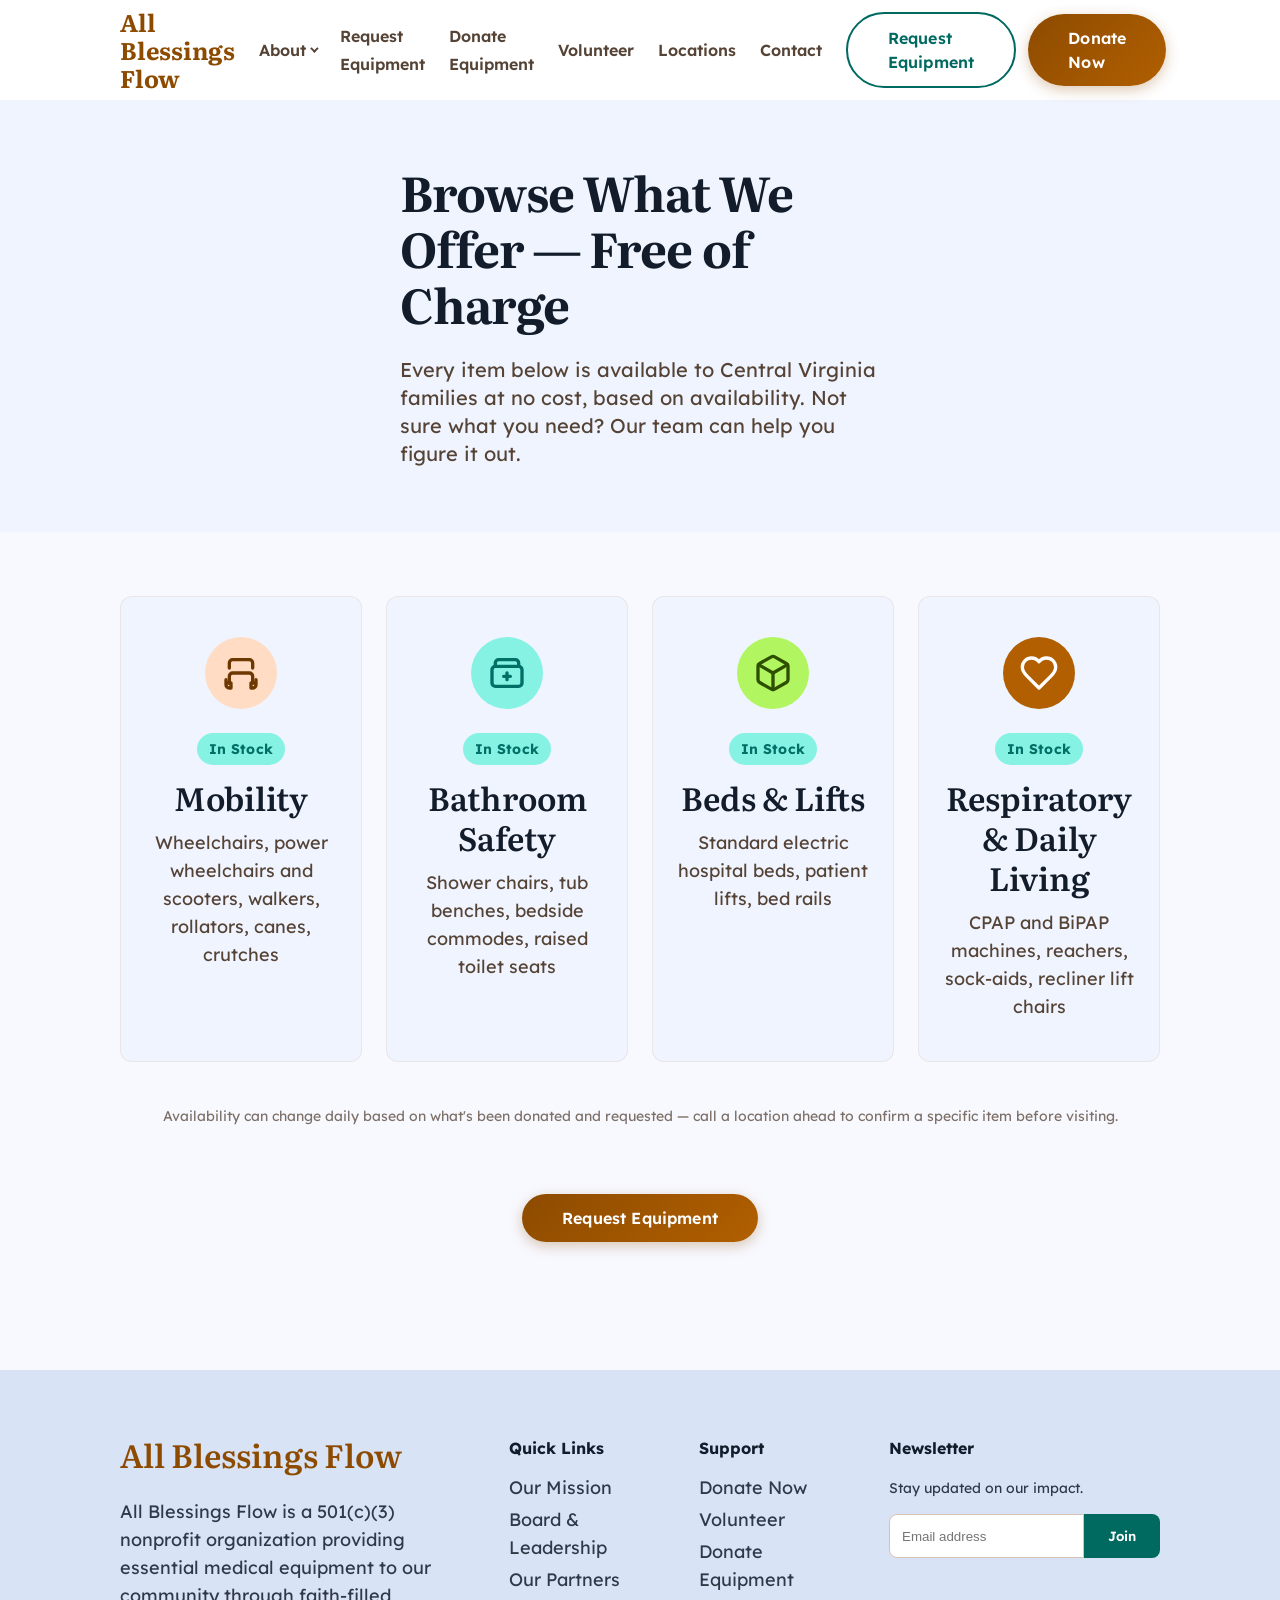
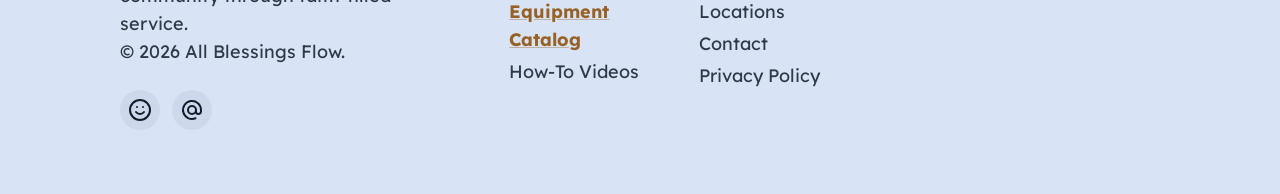
<file: pages/equipment-catalog/equipment-catalog.html>
<!DOCTYPE html>
<html lang="en" class="no-js">
<head>
  <meta charset="UTF-8">
  <meta name="viewport" content="width=device-width, initial-scale=1.0">
  <title>Equipment Catalog | All Blessings Flow</title>
  <meta name="description" content="Browse the wheelchairs, walkers, hospital beds, and other medical equipment All Blessings Flow provides free to families in need.">
  <link rel="canonical" href="https://[CLIENT-DOMAIN]/pages/equipment-catalog/">
  <meta property="og:title" content="Equipment Catalog | All Blessings Flow">
  <meta property="og:description" content="Browse the wheelchairs, walkers, hospital beds, and other medical equipment All Blessings Flow provides free to families in need.">
  <meta property="og:url" content="https://[CLIENT-DOMAIN]/pages/equipment-catalog/">
  <meta property="og:type" content="website">
  <link rel="stylesheet" href="../../global/brand.css">
  <link rel="stylesheet" href="../../global/global.css">
  <link rel="stylesheet" href="equipment-catalog.css">
  <script type="application/ld+json">
{
  "@context": "https://schema.org",
  "@graph": [
    {
      "@type": "WebPage",
      "name": "Equipment Catalog | All Blessings Flow",
      "description": "Browse the wheelchairs, walkers, hospital beds, and other medical equipment All Blessings Flow provides free to families in need.",
      "isPartOf": {"@id": "#website"},
      "about": {"@id": "#business"}
    }
  ]
}
  </script>
</head>
<body>
  <a href="#main-content" class="skip-link">Skip to main content</a>

  <svg class="icon-sprite" aria-hidden="true">
    <symbol id="icon-armchair" viewBox="0 0 24 24" fill="none" stroke="currentColor" stroke-width="2" stroke-linecap="round" stroke-linejoin="round"><path d="M19 9V6a2 2 0 0 0-2-2H7a2 2 0 0 0-2 2v3"/><path d="M5 18v-4a2 2 0 0 1 2-2h10a2 2 0 0 1 2 2v4"/><path d="M3 16v3a2 2 0 0 0 2 2h1v-3H3Z"/><path d="M21 16v3a2 2 0 0 1-2 2h-1v-3h3Z"/></symbol>
    <symbol id="icon-medical" viewBox="0 0 24 24" fill="none" stroke="currentColor" stroke-width="2" stroke-linecap="round" stroke-linejoin="round"><path d="M19 8V6a2 2 0 0 0-2-2H7a2 2 0 0 0-2 2v2"/><rect x="3" y="8" width="18" height="12" rx="2"/><path d="M12 12v4"/><path d="M10 14h4"/></symbol>
    <symbol id="icon-package" viewBox="0 0 24 24" fill="none" stroke="currentColor" stroke-width="2" stroke-linecap="round" stroke-linejoin="round"><path d="M21 16V8a2 2 0 0 0-1-1.7l-7-4a2 2 0 0 0-2 0l-7 4A2 2 0 0 0 3 8v8a2 2 0 0 0 1 1.7l7 4a2 2 0 0 0 2 0l7-4A2 2 0 0 0 21 16Z"/><path d="M3.3 7 12 12l8.7-5"/><path d="M12 22V12"/></symbol>
    <symbol id="icon-heart" viewBox="0 0 24 24" fill="none" stroke="currentColor" stroke-width="2" stroke-linecap="round" stroke-linejoin="round"><path d="M19 14c1.5-1.5 3-3.3 3-5.5A5.5 5.5 0 0 0 16.5 3c-1.8 0-3.4.9-4.5 2.3C10.9 3.9 9.3 3 7.5 3A5.5 5.5 0 0 0 2 8.5c0 2.2 1.5 4 3 5.5l7 7Z"/></symbol>
    <symbol id="icon-at-sign" viewBox="0 0 24 24" fill="none" stroke="currentColor" stroke-width="2" stroke-linecap="round" stroke-linejoin="round"><circle cx="12" cy="12" r="4"/><path d="M16 12v1.5a2.5 2.5 0 0 0 5 0V12a9 9 0 1 0-5.5 8.28"/></symbol>
    <symbol id="icon-smile" viewBox="0 0 24 24" fill="none" stroke="currentColor" stroke-width="2" stroke-linecap="round" stroke-linejoin="round"><circle cx="12" cy="12" r="10"/><path d="M8 14s1.5 2 4 2 4-2 4-2"/><line x1="9" y1="9" x2="9.01" y2="9"/><line x1="15" y1="9" x2="15.01" y2="9"/></symbol>
  </svg>

  <header class="site-header">
    <div class="container site-header__inner">
      <a href="../../index.html" class="site-header__logo">All Blessings Flow</a>

      <nav class="site-nav" aria-label="Primary">
        <div class="site-nav__dropdown">
          <button type="button" class="site-nav__link site-nav__dropdown-toggle" aria-expanded="false">About</button>
          <div class="site-nav__dropdown-menu">
            <a href="../our-mission/our-mission.html" class="site-nav__dropdown-link">Our Mission</a>
            <a href="../board-leadership/board-leadership.html" class="site-nav__dropdown-link">Board &amp; Leadership</a>
            <a href="../our-partners/our-partners.html" class="site-nav__dropdown-link">Our Partners</a>
          </div>
        </div>
        <a href="../request-equipment/request-equipment.html" class="site-nav__link">Request Equipment</a>
        <a href="../donate-equipment/donate-equipment.html" class="site-nav__link">Donate Equipment</a>
        <a href="../volunteer/volunteer.html" class="site-nav__link">Volunteer</a>
        <a href="../locations/locations.html" class="site-nav__link">Locations</a>
        <a href="../contact/contact.html" class="site-nav__link">Contact</a>
      </nav>

      <div class="site-header__actions">
        <a href="../request-equipment/request-equipment.html" class="btn-secondary site-header__cta-secondary">Request Equipment</a>
        <a href="../donate/donate.html" class="btn-primary">Donate Now</a>
        <button type="button" class="nav-toggle" aria-label="Toggle menu" aria-expanded="false">
          <span></span><span></span><span></span>
        </button>
      </div>
    </div>
  </header>

  <main id="main-content">
    <section class="section page-hero">
      <div class="container page-hero__content">
        <h1>Browse What We Offer — Free of Charge</h1>
        <p>Every item below is available to Central Virginia families at no cost, based on availability. Not sure what you need? Our team can help you figure it out.</p>
      </div>
    </section>

    <section class="section catalog-categories">
      <!--
        Stock status pattern (design refinement pass, 2026-07-05): each category card supports three
        states via a modifier class on the outer .catalog-category div — .catalog-category--in-stock
        (default), .catalog-category--low-stock, .catalog-category--empty. All four categories are
        marked in-stock below since we have no real inventory data indicating otherwise — do not mark
        a category low-stock or empty without confirming actual current stock with the client. The
        matching badge text and stock-note copy are shown/hidden purely by CSS based on that modifier
        class, so updating a category's real-world status going forward is a one-word class change,
        not a markup rewrite. See the Low Stock / Empty example markup commented out below for the
        exact pattern to copy when real inventory data is available.
      -->
      <div class="container catalog-categories__grid">
        <div class="simple-card catalog-category catalog-category--in-stock reveal-on-scroll">
          <div class="catalog-category__icon-circle">
            <svg class="icon icon-lg"><use href="#icon-armchair"></use></svg>
          </div>
          <span class="catalog-category__badge">In Stock</span>
          <h2>Mobility</h2>
          <p>Wheelchairs, power wheelchairs and scooters, walkers, rollators, canes, crutches</p>
        </div>
        <div class="simple-card catalog-category catalog-category--in-stock reveal-on-scroll">
          <div class="catalog-category__icon-circle">
            <svg class="icon icon-lg"><use href="#icon-medical"></use></svg>
          </div>
          <span class="catalog-category__badge">In Stock</span>
          <h2>Bathroom Safety</h2>
          <p>Shower chairs, tub benches, bedside commodes, raised toilet seats</p>
        </div>
        <div class="simple-card catalog-category catalog-category--in-stock reveal-on-scroll">
          <div class="catalog-category__icon-circle">
            <svg class="icon icon-lg"><use href="#icon-package"></use></svg>
          </div>
          <span class="catalog-category__badge">In Stock</span>
          <h2>Beds &amp; Lifts</h2>
          <p>Standard electric hospital beds, patient lifts, bed rails</p>
        </div>
        <div class="simple-card catalog-category catalog-category--in-stock reveal-on-scroll">
          <div class="catalog-category__icon-circle">
            <svg class="icon icon-lg"><use href="#icon-heart"></use></svg>
          </div>
          <span class="catalog-category__badge">In Stock</span>
          <h2>Respiratory &amp; Daily Living</h2>
          <p>CPAP and BiPAP machines, reachers, sock-aids, recliner lift chairs</p>
        </div>
        <!--
          Example — Low Stock state (copy this modifier + note text pattern once real data confirms it):
          <div class="simple-card catalog-category catalog-category--low-stock reveal-on-scroll"> ... </div>

          Example — Empty state (friendly messaging, no blank gap where content would be):
          <div class="simple-card catalog-category catalog-category--empty reveal-on-scroll">
            <div class="catalog-category__icon-circle"><svg class="icon icon-lg"><use href="#icon-[name]"></use></svg></div>
            <span class="catalog-category__badge">Currently Unavailable</span>
            <h2>[Category Name]</h2>
            <p>[category description]</p>
            <p class="catalog-category__stock-note">This category is currently out of stock — check back soon, or <a href="../contact/contact.html">contact a location directly</a> to ask about specific items.</p>
          </div>
        -->
      </div>
      <p class="catalog-categories__stock-legend">Availability can change daily based on what's been donated and requested — call a location ahead to confirm a specific item before visiting.</p>

      <p class="catalog-categories__cta"><a href="../request-equipment/request-equipment.html" class="btn-primary">Request Equipment</a></p>
    </section>
  </main>

  <footer class="site-footer">
    <div class="container site-footer__grid">
      <div class="site-footer__about">
        <h2 class="site-footer__logo">All Blessings Flow</h2>
        <p class="site-footer__description">
          All Blessings Flow is a 501(c)(3) nonprofit organization providing essential medical equipment to our community through faith-filled service.
          <br>&copy; <span id="copyright-year"></span> All Blessings Flow.
        </p>
        <div class="site-footer__socials">
          <a href="https://www.facebook.com/allblessingsflow" class="site-footer__social-link" aria-label="All Blessings Flow on Facebook" target="_blank" rel="noopener">
            <svg class="icon"><use href="#icon-smile"></use></svg>
          </a>
          <a href="mailto:info@allblessingsflow.org" class="site-footer__social-link" aria-label="Email All Blessings Flow">
            <svg class="icon"><use href="#icon-at-sign"></use></svg>
          </a>
        </div>
      </div>

      <div class="site-footer__columns">
        <div class="site-footer__column">
          <h4>Quick Links</h4>
          <ul>
            <li><a href="../our-mission/our-mission.html">Our Mission</a></li>
            <li><a href="../board-leadership/board-leadership.html">Board &amp; Leadership</a></li>
            <li><a href="../our-partners/our-partners.html">Our Partners</a></li>
            <li><a href="equipment-catalog.html" class="is-current-page" aria-current="page">Equipment Catalog</a></li>
            <li><a href="../resources-how-to-videos/resources-how-to-videos.html">How-To Videos</a></li>
          </ul>
        </div>
        <div class="site-footer__column">
          <h4>Support</h4>
          <ul>
            <li><a href="../donate/donate.html">Donate Now</a></li>
            <li><a href="../volunteer/volunteer.html">Volunteer</a></li>
            <li><a href="../donate-equipment/donate-equipment.html">Donate Equipment</a></li>
            <li><a href="../locations/locations.html">Locations</a></li>
            <li><a href="../contact/contact.html">Contact</a></li>
            <li><a href="#">Privacy Policy</a></li>
          </ul>
        </div>
        <div class="site-footer__column site-footer__column--newsletter">
          <h4>Newsletter</h4>
          <p>Stay updated on our impact.</p>
          <form name="newsletter-signup" method="POST" data-netlify="true" class="newsletter-form">
            <input type="hidden" name="form-name" value="newsletter-signup">
            <div class="newsletter-form__row">
              <label for="newsletter-email" class="sr-only">Email address</label>
              <input type="email" id="newsletter-email" name="email" placeholder="Email address" required class="newsletter-form__input">
              <button type="submit" class="newsletter-form__submit">Join</button>
            </div>
            <p class="newsletter-form__message newsletter-form__message--success" hidden>Thanks for joining — we'll keep you posted on the families you're helping.</p>
            <p class="newsletter-form__message newsletter-form__message--error" hidden>Something went wrong — please try again, or email us directly at info@allblessingsflow.org.</p>
          </form>
        </div>
      </div>
    </div>
  </footer>

  <script src="../../global/nav.js" defer></script>
</body>
</html>
</file>
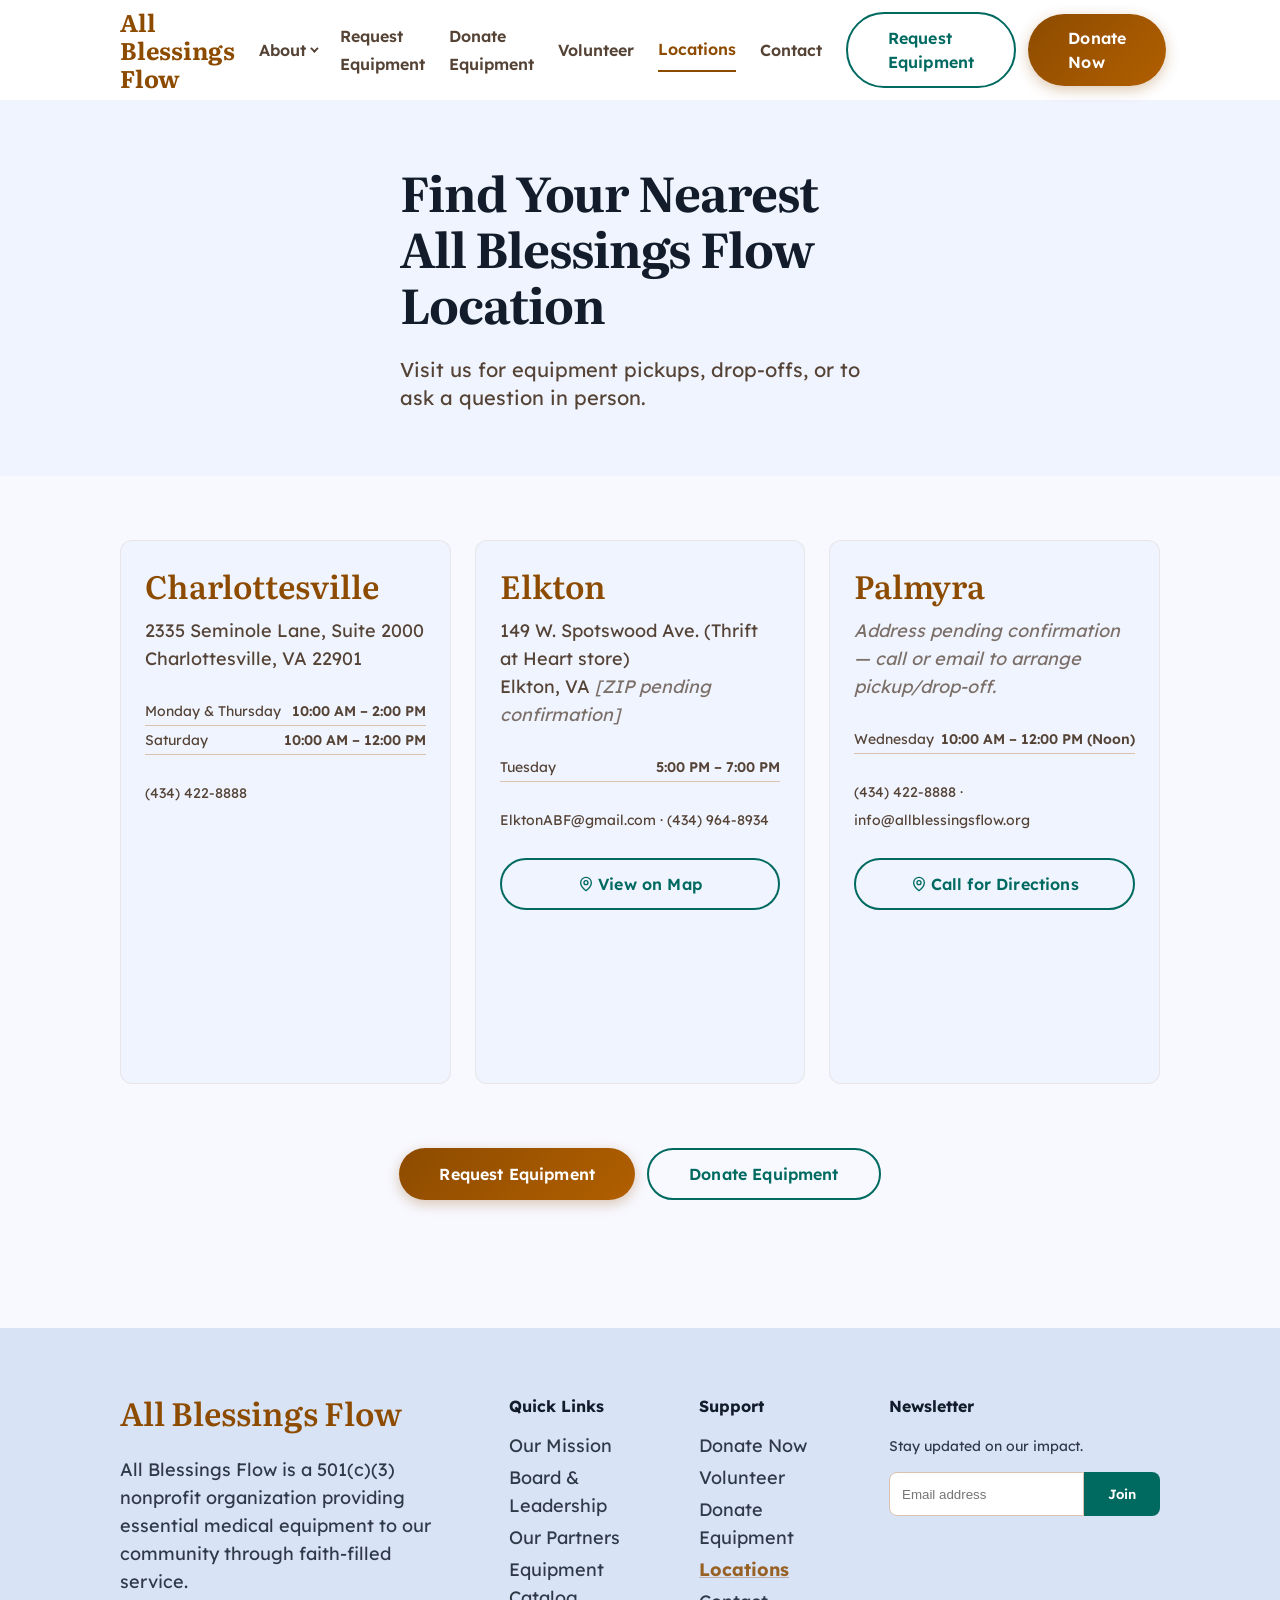
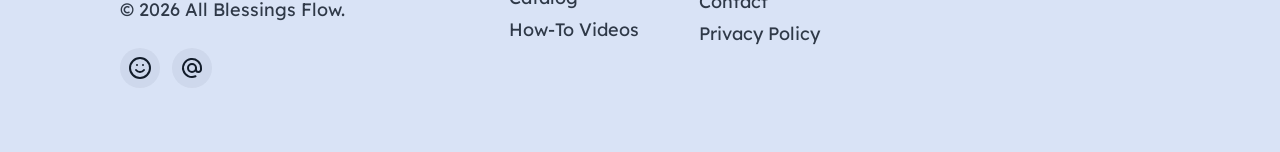
<file: pages/locations/locations.html>
<!DOCTYPE html>
<html lang="en" class="no-js">
<head>
  <meta charset="UTF-8">
  <meta name="viewport" content="width=device-width, initial-scale=1.0">
  <title>Our Locations | All Blessings Flow</title>
  <meta name="description" content="Find All Blessings Flow's Charlottesville, Elkton, and Palmyra locations — hours, addresses, and directions for pickups and drop-offs.">
  <link rel="canonical" href="https://[CLIENT-DOMAIN]/pages/locations/">
  <meta property="og:title" content="Our Locations | All Blessings Flow">
  <meta property="og:description" content="Find All Blessings Flow's Charlottesville, Elkton, and Palmyra locations — hours, addresses, and directions for pickups and drop-offs.">
  <meta property="og:url" content="https://[CLIENT-DOMAIN]/pages/locations/">
  <meta property="og:type" content="website">
  <link rel="stylesheet" href="../../global/brand.css">
  <link rel="stylesheet" href="../../global/global.css">
  <link rel="stylesheet" href="locations.css">
  <script type="application/ld+json">
{
  "@context": "https://schema.org",
  "@graph": [
    {
      "@type": "WebPage",
      "name": "Our Locations | All Blessings Flow",
      "description": "Find All Blessings Flow's Charlottesville, Elkton, and Palmyra locations — hours, addresses, and directions for pickups and drop-offs.",
      "isPartOf": {"@id": "#website"},
      "about": {"@id": "#business"}
    },
    {
      "@type": "LocalBusiness",
      "@id": "#location-elkton",
      "name": "All Blessings Flow — Elkton",
      "address": {
        "@type": "PostalAddress",
        "streetAddress": "149 W. Spotswood Ave. (Thrift at Heart)",
        "addressLocality": "Elkton",
        "addressRegion": "VA",
        "addressCountry": "US"
      },
      "openingHoursSpecification": [
        { "@type": "OpeningHoursSpecification", "dayOfWeek": ["Tuesday"], "opens": "17:00", "closes": "19:00" }
      ],
      "parentOrganization": {"@id": "#business"}
    },
    {
      "@type": "LocalBusiness",
      "@id": "#location-palmyra",
      "name": "All Blessings Flow — Palmyra",
      "openingHoursSpecification": [
        { "@type": "OpeningHoursSpecification", "dayOfWeek": ["Wednesday"], "opens": "10:00", "closes": "12:00" }
      ],
      "parentOrganization": {"@id": "#business"}
    }
  ]
}
  </script>
  <!-- SCHEMA TODO (before go-live): Elkton entity omits "postalCode" (22827 unconfirmed). Palmyra entity omits "address" entirely — no street address found in the site crawl; do not fabricate one. -->
</head>
<body>
  <a href="#main-content" class="skip-link">Skip to main content</a>

  <svg class="icon-sprite" aria-hidden="true">
    <symbol id="icon-map-pin" viewBox="0 0 24 24" fill="none" stroke="currentColor" stroke-width="2" stroke-linecap="round" stroke-linejoin="round"><path d="M20 10c0 6-8 12-8 12s-8-6-8-12a8 8 0 0 1 16 0Z"/><circle cx="12" cy="10" r="3"/></symbol>
    <symbol id="icon-at-sign" viewBox="0 0 24 24" fill="none" stroke="currentColor" stroke-width="2" stroke-linecap="round" stroke-linejoin="round"><circle cx="12" cy="12" r="4"/><path d="M16 12v1.5a2.5 2.5 0 0 0 5 0V12a9 9 0 1 0-5.5 8.28"/></symbol>
    <symbol id="icon-smile" viewBox="0 0 24 24" fill="none" stroke="currentColor" stroke-width="2" stroke-linecap="round" stroke-linejoin="round"><circle cx="12" cy="12" r="10"/><path d="M8 14s1.5 2 4 2 4-2 4-2"/><line x1="9" y1="9" x2="9.01" y2="9"/><line x1="15" y1="9" x2="15.01" y2="9"/></symbol>
  </svg>

  <header class="site-header">
    <div class="container site-header__inner">
      <a href="../../index.html" class="site-header__logo">All Blessings Flow</a>

      <nav class="site-nav" aria-label="Primary">
        <div class="site-nav__dropdown">
          <button type="button" class="site-nav__link site-nav__dropdown-toggle" aria-expanded="false">About</button>
          <div class="site-nav__dropdown-menu">
            <a href="../our-mission/our-mission.html" class="site-nav__dropdown-link">Our Mission</a>
            <a href="../board-leadership/board-leadership.html" class="site-nav__dropdown-link">Board &amp; Leadership</a>
            <a href="../our-partners/our-partners.html" class="site-nav__dropdown-link">Our Partners</a>
          </div>
        </div>
        <a href="../request-equipment/request-equipment.html" class="site-nav__link">Request Equipment</a>
        <a href="../donate-equipment/donate-equipment.html" class="site-nav__link">Donate Equipment</a>
        <a href="../volunteer/volunteer.html" class="site-nav__link">Volunteer</a>
        <a href="locations.html" class="site-nav__link site-nav__link--active">Locations</a>
        <a href="../contact/contact.html" class="site-nav__link">Contact</a>
      </nav>

      <div class="site-header__actions">
        <a href="../request-equipment/request-equipment.html" class="btn-secondary site-header__cta-secondary">Request Equipment</a>
        <a href="../donate/donate.html" class="btn-primary">Donate Now</a>
        <button type="button" class="nav-toggle" aria-label="Toggle menu" aria-expanded="false">
          <span></span><span></span><span></span>
        </button>
      </div>
    </div>
  </header>

  <main id="main-content">
    <section class="section page-hero">
      <div class="container page-hero__content">
        <h1>Find Your Nearest All Blessings Flow Location</h1>
        <p>Visit us for equipment pickups, drop-offs, or to ask a question in person.</p>
      </div>
    </section>

    <section class="section locations-detail">
      <div class="container locations-detail__grid">
        <div class="simple-card location-detail-card reveal-on-scroll">
          <h2>Charlottesville</h2>
          <p class="location-detail-card__address">2335 Seminole Lane, Suite 2000<br>Charlottesville, VA 22901</p>
          <table class="location-detail-card__hours">
            <tbody>
              <tr><td>Monday &amp; Thursday</td><td class="location-detail-card__time">10:00 AM – 2:00 PM</td></tr>
              <tr><td>Saturday</td><td class="location-detail-card__time">10:00 AM – 12:00 PM</td></tr>
            </tbody>
          </table>
          <p class="location-detail-card__phone">(434) 422-8888</p>
          <iframe
            class="location-detail-card__map"
            src="https://www.google.com/maps?q=2335+Seminole+Lane,+Charlottesville,+VA+22901&output=embed"
            width="100%" height="220" style="border:0;" allowfullscreen loading="lazy"
            title="Map to All Blessings Flow Charlottesville location"
          ></iframe>
        </div>

        <div class="simple-card location-detail-card reveal-on-scroll">
          <h2>Elkton</h2>
          <p class="location-detail-card__address">149 W. Spotswood Ave. (Thrift at Heart store)<br>Elkton, VA <span class="copy-flag"><!-- COPY FLAG: ZIP unconfirmed -->[ZIP pending confirmation]</span></p>
          <table class="location-detail-card__hours">
            <tbody>
              <tr><td>Tuesday</td><td class="location-detail-card__time">5:00 PM – 7:00 PM</td></tr>
            </tbody>
          </table>
          <p class="location-detail-card__phone">ElktonABF@gmail.com · (434) 964-8934</p>
          <a class="btn-secondary location-detail-card__map-link" href="https://www.google.com/maps/search/?api=1&query=149%20W%20Spotswood%20Ave%2C%20Elkton%2C%20VA" target="_blank" rel="noopener">
            <svg class="icon icon-sm"><use href="#icon-map-pin"></use></svg>
            View on Map
          </a>
        </div>

        <div class="simple-card location-detail-card reveal-on-scroll">
          <h2>Palmyra</h2>
          <p class="location-detail-card__address copy-flag"><!-- COPY FLAG: exact address not found in the site crawl, do not fabricate -->Address pending confirmation — call or email to arrange pickup/drop-off.</p>
          <table class="location-detail-card__hours">
            <tbody>
              <tr><td>Wednesday</td><td class="location-detail-card__time">10:00 AM – 12:00 PM (Noon)</td></tr>
            </tbody>
          </table>
          <p class="location-detail-card__phone">(434) 422-8888 · info@allblessingsflow.org</p>
          <a class="btn-secondary location-detail-card__map-link" href="tel:+14344228888">
            <svg class="icon icon-sm"><use href="#icon-map-pin"></use></svg>
            Call for Directions
          </a>
        </div>
      </div>

      <div class="locations-detail__ctas">
        <a href="../request-equipment/request-equipment.html" class="btn-primary">Request Equipment</a>
        <a href="../donate-equipment/donate-equipment.html" class="btn-secondary">Donate Equipment</a>
      </div>
    </section>
  </main>

  <footer class="site-footer">
    <div class="container site-footer__grid">
      <div class="site-footer__about">
        <h2 class="site-footer__logo">All Blessings Flow</h2>
        <p class="site-footer__description">
          All Blessings Flow is a 501(c)(3) nonprofit organization providing essential medical equipment to our community through faith-filled service.
          <br>&copy; <span id="copyright-year"></span> All Blessings Flow.
        </p>
        <div class="site-footer__socials">
          <a href="https://www.facebook.com/allblessingsflow" class="site-footer__social-link" aria-label="All Blessings Flow on Facebook" target="_blank" rel="noopener">
            <svg class="icon"><use href="#icon-smile"></use></svg>
          </a>
          <a href="mailto:info@allblessingsflow.org" class="site-footer__social-link" aria-label="Email All Blessings Flow">
            <svg class="icon"><use href="#icon-at-sign"></use></svg>
          </a>
        </div>
      </div>

      <div class="site-footer__columns">
        <div class="site-footer__column">
          <h4>Quick Links</h4>
          <ul>
            <li><a href="../our-mission/our-mission.html">Our Mission</a></li>
            <li><a href="../board-leadership/board-leadership.html">Board &amp; Leadership</a></li>
            <li><a href="../our-partners/our-partners.html">Our Partners</a></li>
            <li><a href="../equipment-catalog/equipment-catalog.html">Equipment Catalog</a></li>
            <li><a href="../resources-how-to-videos/resources-how-to-videos.html">How-To Videos</a></li>
          </ul>
        </div>
        <div class="site-footer__column">
          <h4>Support</h4>
          <ul>
            <li><a href="../donate/donate.html">Donate Now</a></li>
            <li><a href="../volunteer/volunteer.html">Volunteer</a></li>
            <li><a href="../donate-equipment/donate-equipment.html">Donate Equipment</a></li>
            <li><a href="locations.html" class="is-current-page" aria-current="page">Locations</a></li>
            <li><a href="../contact/contact.html">Contact</a></li>
            <li><a href="#">Privacy Policy</a></li>
          </ul>
        </div>
        <div class="site-footer__column site-footer__column--newsletter">
          <h4>Newsletter</h4>
          <p>Stay updated on our impact.</p>
          <form name="newsletter-signup" method="POST" data-netlify="true" class="newsletter-form">
            <input type="hidden" name="form-name" value="newsletter-signup">
            <div class="newsletter-form__row">
              <label for="newsletter-email" class="sr-only">Email address</label>
              <input type="email" id="newsletter-email" name="email" placeholder="Email address" required class="newsletter-form__input">
              <button type="submit" class="newsletter-form__submit">Join</button>
            </div>
            <p class="newsletter-form__message newsletter-form__message--success" hidden>Thanks for joining — we'll keep you posted on the families you're helping.</p>
            <p class="newsletter-form__message newsletter-form__message--error" hidden>Something went wrong — please try again, or email us directly at info@allblessingsflow.org.</p>
          </form>
        </div>
      </div>
    </div>
  </footer>

  <script src="../../global/nav.js" defer></script>
</body>
</html>
</file>
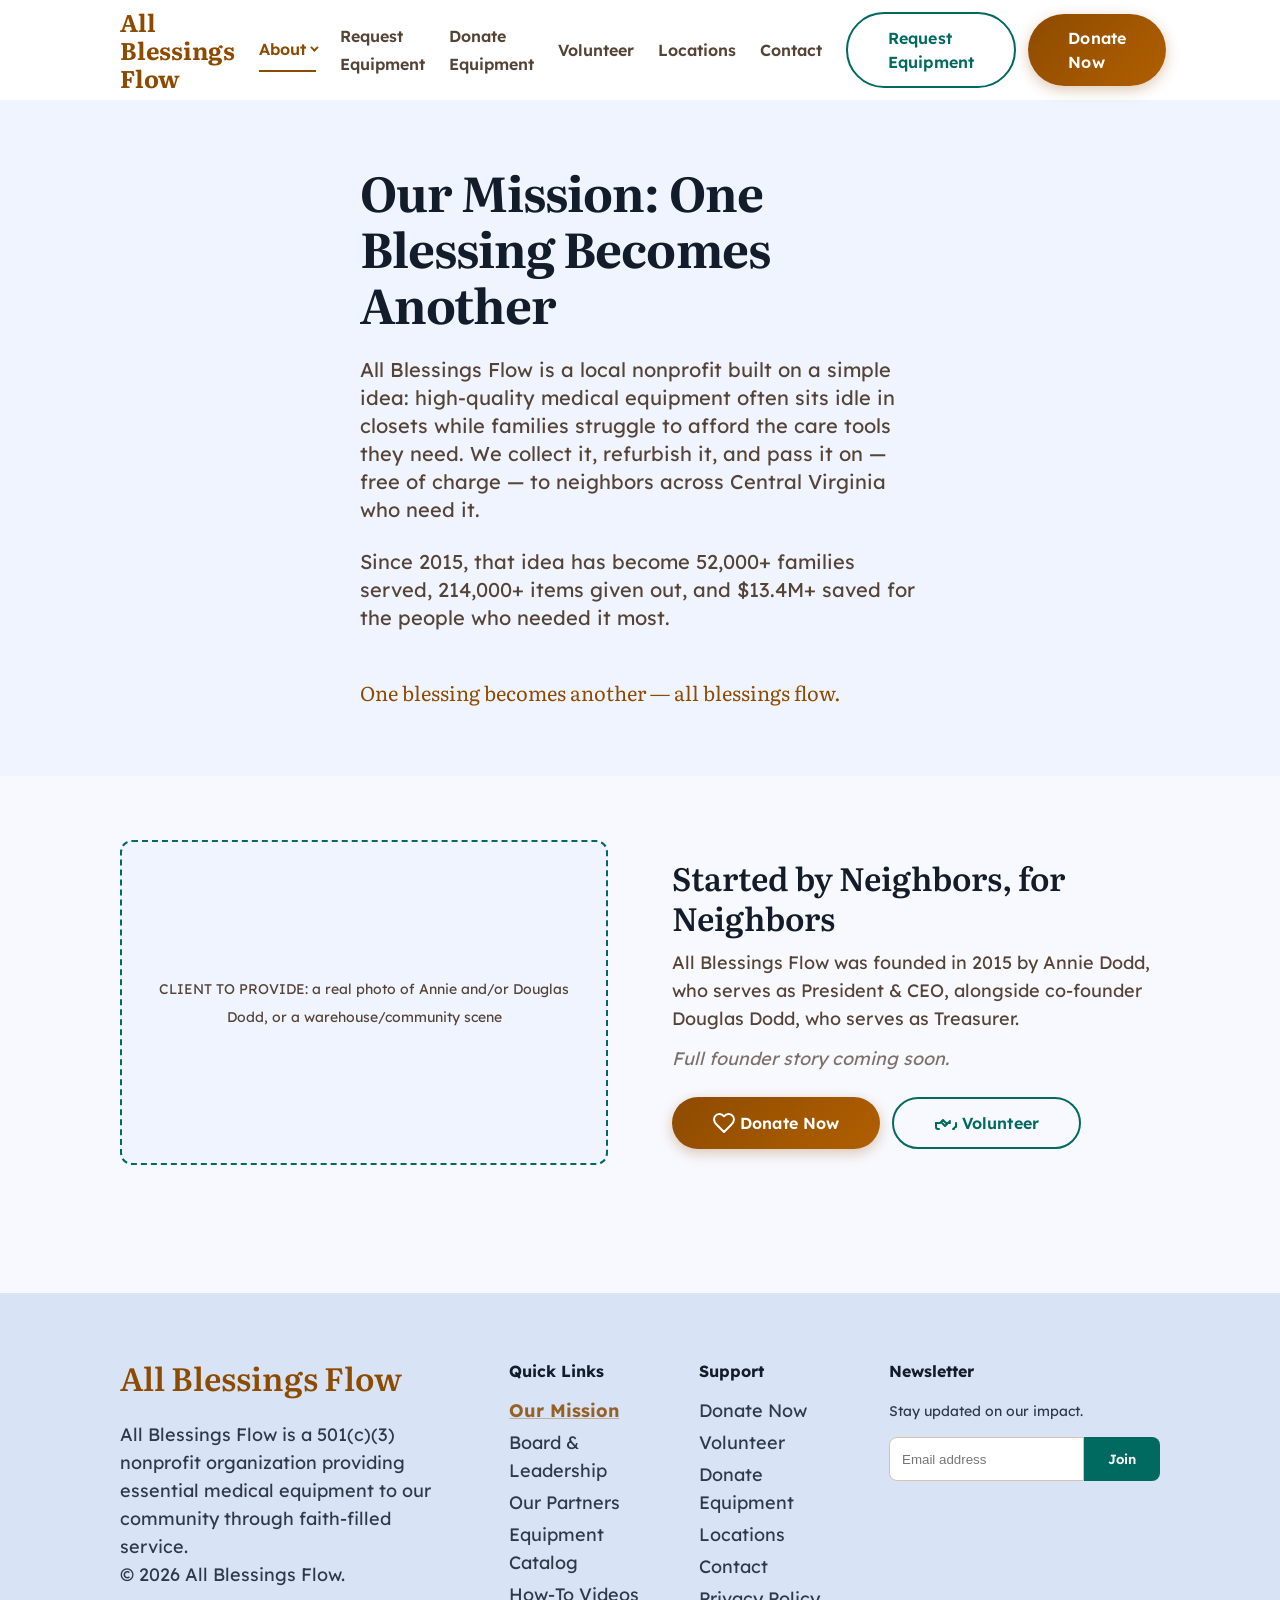
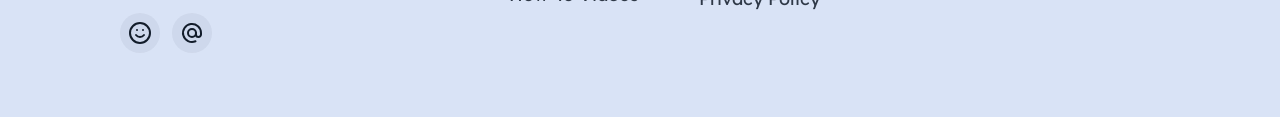
<file: pages/our-mission/our-mission.html>
<!DOCTYPE html>
<html lang="en" class="no-js">
<head>
  <meta charset="UTF-8">
  <meta name="viewport" content="width=device-width, initial-scale=1.0">
  <title>Our Mission — Free Medical Equipment | All Blessings Flow</title>
  <meta name="description" content="Discover why All Blessings Flow gives medical equipment away free in Central Virginia — the story behind &quot;one blessing becomes another.&quot;">
  <link rel="canonical" href="https://[CLIENT-DOMAIN]/pages/our-mission/">
  <meta property="og:title" content="Our Mission — Free Medical Equipment | All Blessings Flow">
  <meta property="og:description" content="Discover why All Blessings Flow gives medical equipment away free in Central Virginia — the story behind &quot;one blessing becomes another.&quot;">
  <meta property="og:url" content="https://[CLIENT-DOMAIN]/pages/our-mission/">
  <meta property="og:type" content="website">
  <link rel="stylesheet" href="../../global/brand.css">
  <link rel="stylesheet" href="../../global/global.css">
  <link rel="stylesheet" href="our-mission.css">
  <script type="application/ld+json">
{
  "@context": "https://schema.org",
  "@graph": [
    {
      "@type": "WebPage",
      "name": "Our Mission — Free Medical Equipment | All Blessings Flow",
      "description": "Discover why All Blessings Flow gives medical equipment away free in Central Virginia — the story behind \"one blessing becomes another.\"",
      "isPartOf": {"@id": "#website"},
      "about": {"@id": "#business"}
    }
  ]
}
  </script>
</head>
<body>
  <a href="#main-content" class="skip-link">Skip to main content</a>

  <svg class="icon-sprite" aria-hidden="true">
    <symbol id="icon-users" viewBox="0 0 24 24" fill="none" stroke="currentColor" stroke-width="2" stroke-linecap="round" stroke-linejoin="round"><path d="M16 21v-2a4 4 0 0 0-4-4H6a4 4 0 0 0-4 4v2"/><circle cx="9" cy="7" r="4"/><path d="M22 21v-2a4 4 0 0 0-3-3.87"/><path d="M16 3.13a4 4 0 0 1 0 7.75"/></symbol>
    <symbol id="icon-heart" viewBox="0 0 24 24" fill="none" stroke="currentColor" stroke-width="2" stroke-linecap="round" stroke-linejoin="round"><path d="M19 14c1.5-1.5 3-3.3 3-5.5A5.5 5.5 0 0 0 16.5 3c-1.8 0-3.4.9-4.5 2.3C10.9 3.9 9.3 3 7.5 3A5.5 5.5 0 0 0 2 8.5c0 2.2 1.5 4 3 5.5l7 7Z"/></symbol>
    <symbol id="icon-handshake" viewBox="0 0 24 24" fill="none" stroke="currentColor" stroke-width="2" stroke-linecap="round" stroke-linejoin="round"><path d="M8 12l3 3 5-5"/><path d="M2 12h4l3-3 3 3h4"/><path d="M2 12v4a2 2 0 0 0 2 2h1"/><path d="M22 12v4a2 2 0 0 0-2 2h-1"/></symbol>
    <symbol id="icon-at-sign" viewBox="0 0 24 24" fill="none" stroke="currentColor" stroke-width="2" stroke-linecap="round" stroke-linejoin="round"><circle cx="12" cy="12" r="4"/><path d="M16 12v1.5a2.5 2.5 0 0 0 5 0V12a9 9 0 1 0-5.5 8.28"/></symbol>
    <symbol id="icon-smile" viewBox="0 0 24 24" fill="none" stroke="currentColor" stroke-width="2" stroke-linecap="round" stroke-linejoin="round"><circle cx="12" cy="12" r="10"/><path d="M8 14s1.5 2 4 2 4-2 4-2"/><line x1="9" y1="9" x2="9.01" y2="9"/><line x1="15" y1="9" x2="15.01" y2="9"/></symbol>
  </svg>

  <header class="site-header">
    <div class="container site-header__inner">
      <a href="../../index.html" class="site-header__logo">All Blessings Flow</a>

      <nav class="site-nav" aria-label="Primary">
        <div class="site-nav__dropdown">
          <button type="button" class="site-nav__link site-nav__link--active site-nav__dropdown-toggle" aria-expanded="false">About</button>
          <div class="site-nav__dropdown-menu">
            <a href="our-mission.html" class="site-nav__dropdown-link site-nav__link--active">Our Mission</a>
            <a href="../board-leadership/board-leadership.html" class="site-nav__dropdown-link">Board &amp; Leadership</a>
            <a href="../our-partners/our-partners.html" class="site-nav__dropdown-link">Our Partners</a>
          </div>
        </div>
        <a href="../request-equipment/request-equipment.html" class="site-nav__link">Request Equipment</a>
        <a href="../donate-equipment/donate-equipment.html" class="site-nav__link">Donate Equipment</a>
        <a href="../volunteer/volunteer.html" class="site-nav__link">Volunteer</a>
        <a href="../locations/locations.html" class="site-nav__link">Locations</a>
        <a href="../contact/contact.html" class="site-nav__link">Contact</a>
      </nav>

      <div class="site-header__actions">
        <a href="../request-equipment/request-equipment.html" class="btn-secondary site-header__cta-secondary">Request Equipment</a>
        <a href="../donate/donate.html" class="btn-primary">Donate Now</a>
        <button type="button" class="nav-toggle" aria-label="Toggle menu" aria-expanded="false">
          <span></span><span></span><span></span>
        </button>
      </div>
    </div>
  </header>

  <main id="main-content">
    <section class="section page-intro">
      <div class="container page-intro__content">
        <h1>Our Mission: One Blessing Becomes Another</h1>
        <p>All Blessings Flow is a local nonprofit built on a simple idea: high-quality medical equipment often sits idle in closets while families struggle to afford the care tools they need. We collect it, refurbish it, and pass it on — free of charge — to neighbors across Central Virginia who need it.</p>
        <p>Since 2015, that idea has become 52,000+ families served, 214,000+ items given out, and $13.4M+ saved for the people who needed it most.</p>
        <p class="page-intro__pullquote">One blessing becomes another — all blessings flow.</p>
      </div>
    </section>

    <section class="section founder-note">
      <div class="container founder-note__content">
        <div class="founder-note__image img-placeholder" data-label="CLIENT TO PROVIDE: a real photo of Annie and/or Douglas Dodd, or a warehouse/community scene">
        </div>
        <div>
          <h2>Started by Neighbors, for Neighbors</h2>
          <p>All Blessings Flow was founded in 2015 by Annie Dodd, who serves as President &amp; CEO, alongside co-founder Douglas Dodd, who serves as Treasurer.</p>
          <p class="copy-flag"><!-- COPY FLAG: founder origin story not available in any input --> Full founder story coming soon.</p>
          <div class="founder-note__ctas">
            <a href="../donate/donate.html" class="btn-primary">
              <svg class="icon"><use href="#icon-heart"></use></svg>
              Donate Now
            </a>
            <a href="../volunteer/volunteer.html" class="btn-secondary">
              <svg class="icon"><use href="#icon-handshake"></use></svg>
              Volunteer
            </a>
          </div>
        </div>
      </div>
    </section>
  </main>

  <footer class="site-footer">
    <div class="container site-footer__grid">
      <div class="site-footer__about">
        <h2 class="site-footer__logo">All Blessings Flow</h2>
        <p class="site-footer__description">
          All Blessings Flow is a 501(c)(3) nonprofit organization providing essential medical equipment to our community through faith-filled service.
          <br>&copy; <span id="copyright-year"></span> All Blessings Flow.
        </p>
        <div class="site-footer__socials">
          <a href="https://www.facebook.com/allblessingsflow" class="site-footer__social-link" aria-label="All Blessings Flow on Facebook" target="_blank" rel="noopener">
            <svg class="icon"><use href="#icon-smile"></use></svg>
          </a>
          <a href="mailto:info@allblessingsflow.org" class="site-footer__social-link" aria-label="Email All Blessings Flow">
            <svg class="icon"><use href="#icon-at-sign"></use></svg>
          </a>
        </div>
      </div>

      <div class="site-footer__columns">
        <div class="site-footer__column">
          <h4>Quick Links</h4>
          <ul>
            <li><a href="our-mission.html" class="is-current-page" aria-current="page">Our Mission</a></li>
            <li><a href="../board-leadership/board-leadership.html">Board &amp; Leadership</a></li>
            <li><a href="../our-partners/our-partners.html">Our Partners</a></li>
            <li><a href="../equipment-catalog/equipment-catalog.html">Equipment Catalog</a></li>
            <li><a href="../resources-how-to-videos/resources-how-to-videos.html">How-To Videos</a></li>
          </ul>
        </div>
        <div class="site-footer__column">
          <h4>Support</h4>
          <ul>
            <li><a href="../donate/donate.html">Donate Now</a></li>
            <li><a href="../volunteer/volunteer.html">Volunteer</a></li>
            <li><a href="../donate-equipment/donate-equipment.html">Donate Equipment</a></li>
            <li><a href="../locations/locations.html">Locations</a></li>
            <li><a href="../contact/contact.html">Contact</a></li>
            <li><a href="#">Privacy Policy</a></li>
          </ul>
        </div>
        <div class="site-footer__column site-footer__column--newsletter">
          <h4>Newsletter</h4>
          <p>Stay updated on our impact.</p>
          <form name="newsletter-signup" method="POST" data-netlify="true" class="newsletter-form">
            <input type="hidden" name="form-name" value="newsletter-signup">
            <div class="newsletter-form__row">
              <label for="newsletter-email" class="sr-only">Email address</label>
              <input type="email" id="newsletter-email" name="email" placeholder="Email address" required class="newsletter-form__input">
              <button type="submit" class="newsletter-form__submit">Join</button>
            </div>
            <p class="newsletter-form__message newsletter-form__message--success" hidden>Thanks for joining — we'll keep you posted on the families you're helping.</p>
            <p class="newsletter-form__message newsletter-form__message--error" hidden>Something went wrong — please try again, or email us directly at info@allblessingsflow.org.</p>
          </form>
        </div>
      </div>
    </div>
  </footer>

  <script src="../../global/nav.js" defer></script>
</body>
</html>
</file>
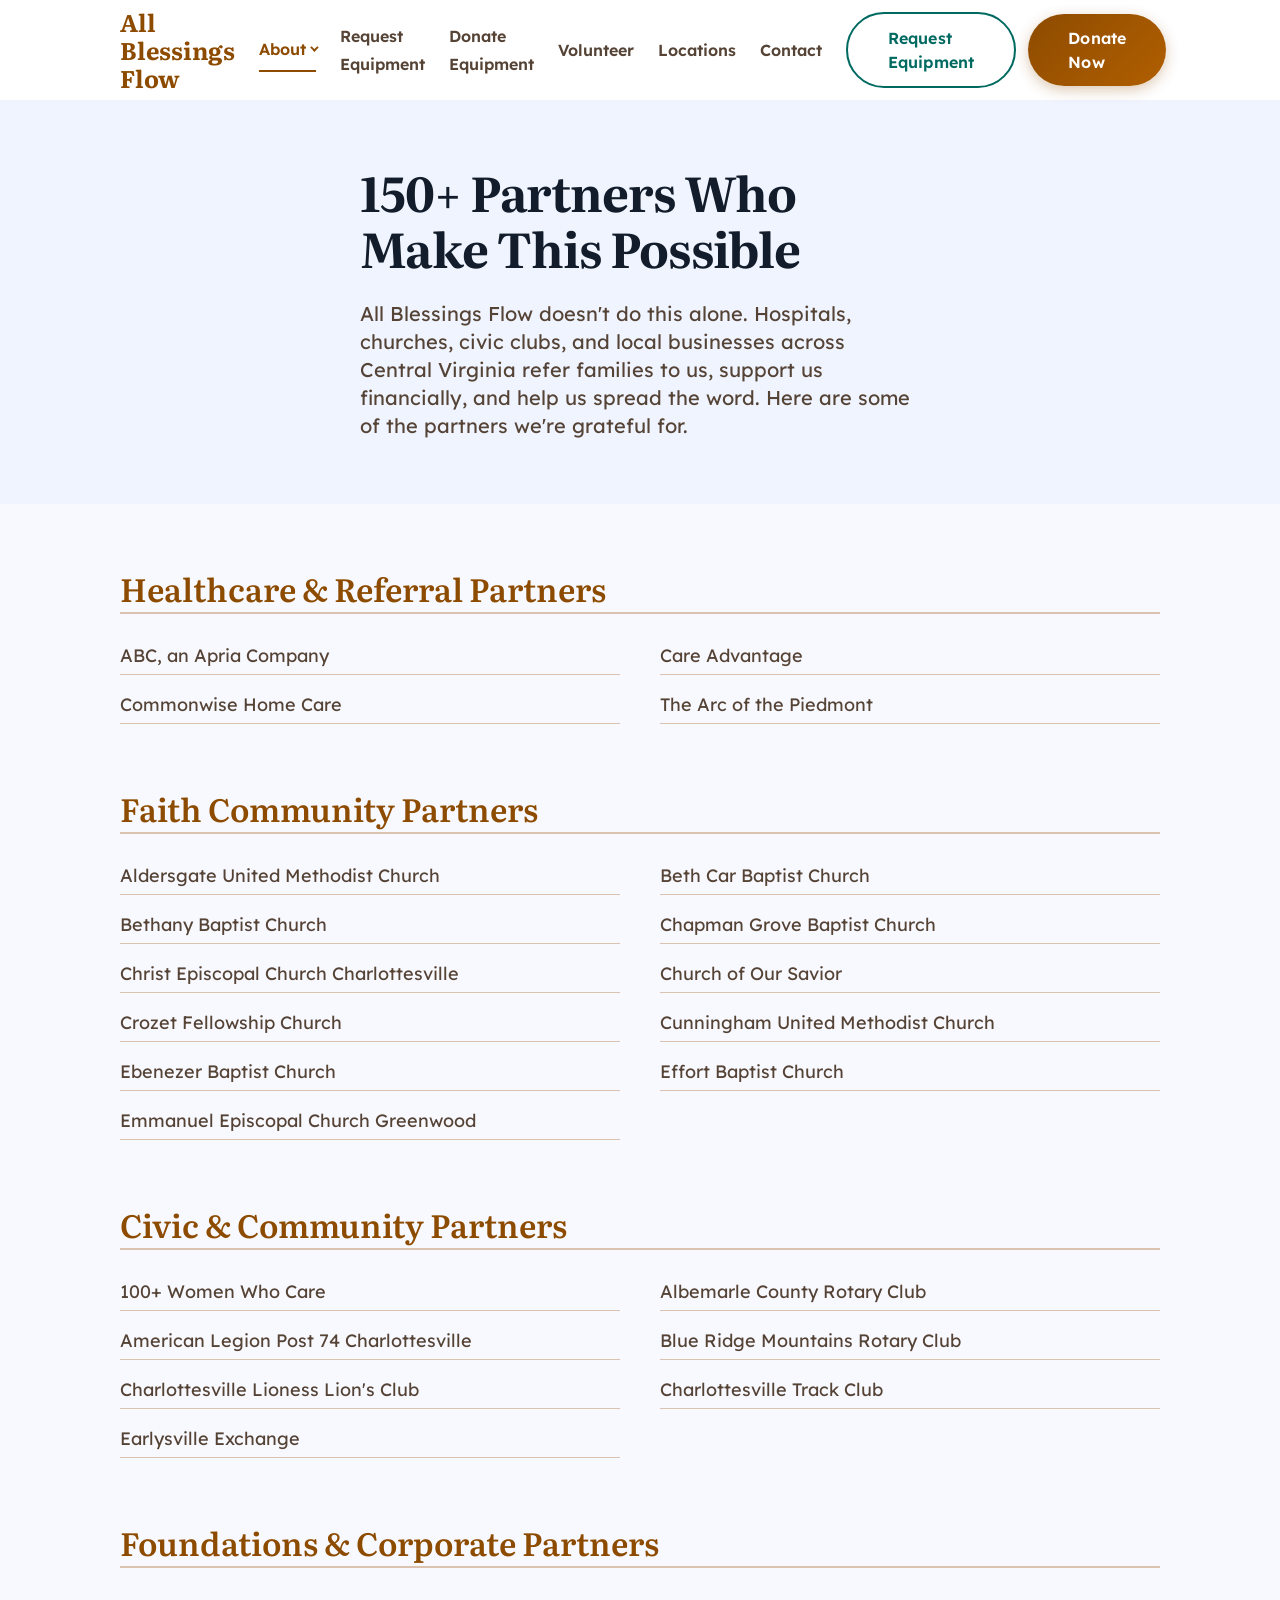
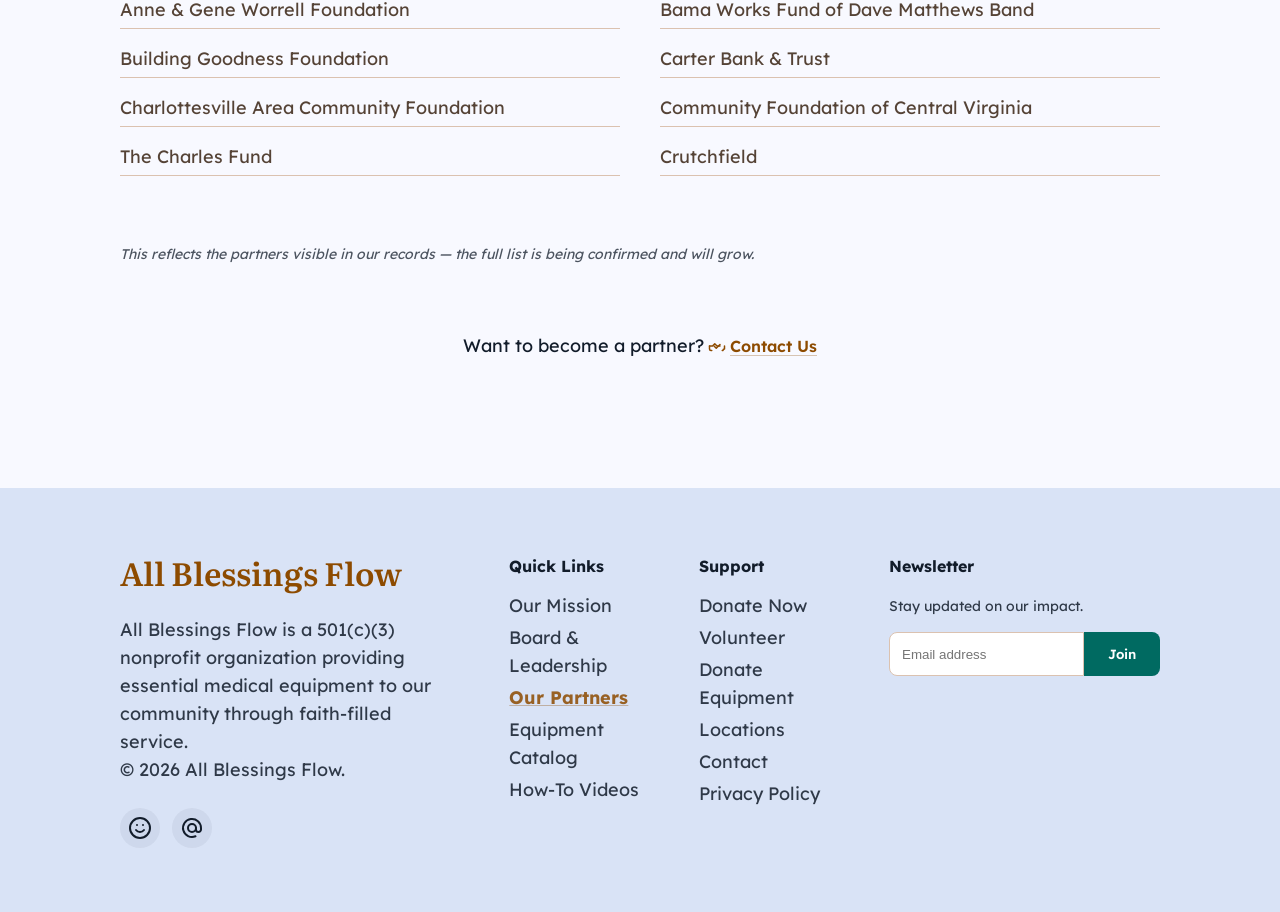
<file: pages/our-partners/our-partners.html>
<!DOCTYPE html>
<html lang="en" class="no-js">
<head>
  <meta charset="UTF-8">
  <meta name="viewport" content="width=device-width, initial-scale=1.0">
  <title>Our Partners | All Blessings Flow</title>
  <meta name="description" content="See the 150+ healthcare providers, congregations, and community partners who help All Blessings Flow serve families in Central Virginia.">
  <link rel="canonical" href="https://[CLIENT-DOMAIN]/pages/our-partners/">
  <meta property="og:title" content="Our Partners | All Blessings Flow">
  <meta property="og:description" content="See the 150+ healthcare providers, congregations, and community partners who help All Blessings Flow serve families in Central Virginia.">
  <meta property="og:url" content="https://[CLIENT-DOMAIN]/pages/our-partners/">
  <meta property="og:type" content="website">
  <link rel="stylesheet" href="../../global/brand.css">
  <link rel="stylesheet" href="../../global/global.css">
  <link rel="stylesheet" href="our-partners.css">
  <script type="application/ld+json">
{
  "@context": "https://schema.org",
  "@graph": [
    {
      "@type": "WebPage",
      "name": "Our Partners | All Blessings Flow",
      "description": "See the 150+ healthcare providers, congregations, and community partners who help All Blessings Flow serve families in Central Virginia.",
      "isPartOf": {"@id": "#website"},
      "about": {"@id": "#business"}
    }
  ]
}
  </script>
</head>
<body>
  <a href="#main-content" class="skip-link">Skip to main content</a>

  <svg class="icon-sprite" aria-hidden="true">
    <symbol id="icon-handshake" viewBox="0 0 24 24" fill="none" stroke="currentColor" stroke-width="2" stroke-linecap="round" stroke-linejoin="round"><path d="M8 12l3 3 5-5"/><path d="M2 12h4l3-3 3 3h4"/><path d="M2 12v4a2 2 0 0 0 2 2h1"/><path d="M22 12v4a2 2 0 0 0-2 2h-1"/></symbol>
    <symbol id="icon-at-sign" viewBox="0 0 24 24" fill="none" stroke="currentColor" stroke-width="2" stroke-linecap="round" stroke-linejoin="round"><circle cx="12" cy="12" r="4"/><path d="M16 12v1.5a2.5 2.5 0 0 0 5 0V12a9 9 0 1 0-5.5 8.28"/></symbol>
    <symbol id="icon-smile" viewBox="0 0 24 24" fill="none" stroke="currentColor" stroke-width="2" stroke-linecap="round" stroke-linejoin="round"><circle cx="12" cy="12" r="10"/><path d="M8 14s1.5 2 4 2 4-2 4-2"/><line x1="9" y1="9" x2="9.01" y2="9"/><line x1="15" y1="9" x2="15.01" y2="9"/></symbol>
  </svg>

  <header class="site-header">
    <div class="container site-header__inner">
      <a href="../../index.html" class="site-header__logo">All Blessings Flow</a>

      <nav class="site-nav" aria-label="Primary">
        <div class="site-nav__dropdown">
          <button type="button" class="site-nav__link site-nav__link--active site-nav__dropdown-toggle" aria-expanded="false">About</button>
          <div class="site-nav__dropdown-menu">
            <a href="../our-mission/our-mission.html" class="site-nav__dropdown-link">Our Mission</a>
            <a href="../board-leadership/board-leadership.html" class="site-nav__dropdown-link">Board &amp; Leadership</a>
            <a href="our-partners.html" class="site-nav__dropdown-link site-nav__link--active">Our Partners</a>
          </div>
        </div>
        <a href="../request-equipment/request-equipment.html" class="site-nav__link">Request Equipment</a>
        <a href="../donate-equipment/donate-equipment.html" class="site-nav__link">Donate Equipment</a>
        <a href="../volunteer/volunteer.html" class="site-nav__link">Volunteer</a>
        <a href="../locations/locations.html" class="site-nav__link">Locations</a>
        <a href="../contact/contact.html" class="site-nav__link">Contact</a>
      </nav>

      <div class="site-header__actions">
        <a href="../request-equipment/request-equipment.html" class="btn-secondary site-header__cta-secondary">Request Equipment</a>
        <a href="../donate/donate.html" class="btn-primary">Donate Now</a>
        <button type="button" class="nav-toggle" aria-label="Toggle menu" aria-expanded="false">
          <span></span><span></span><span></span>
        </button>
      </div>
    </div>
  </header>

  <main id="main-content">
    <section class="section page-intro">
      <div class="container page-intro__content">
        <h1>150+ Partners Who Make This Possible</h1>
        <p>All Blessings Flow doesn't do this alone. Hospitals, churches, civic clubs, and local businesses across Central Virginia refer families to us, support us financially, and help us spread the word. Here are some of the partners we're grateful for.</p>
      </div>
    </section>

    <section class="section partners-list">
      <div class="container">
        <div class="partner-category">
          <h2>Healthcare &amp; Referral Partners</h2>
          <ul class="partner-category__list">
            <li>ABC, an Apria Company</li>
            <li>Care Advantage</li>
            <li>Commonwise Home Care</li>
            <li>The Arc of the Piedmont</li>
          </ul>
        </div>
        <div class="partner-category">
          <h2>Faith Community Partners</h2>
          <ul class="partner-category__list">
            <li>Aldersgate United Methodist Church</li>
            <li>Beth Car Baptist Church</li>
            <li>Bethany Baptist Church</li>
            <li>Chapman Grove Baptist Church</li>
            <li>Christ Episcopal Church Charlottesville</li>
            <li>Church of Our Savior</li>
            <li>Crozet Fellowship Church</li>
            <li>Cunningham United Methodist Church</li>
            <li>Ebenezer Baptist Church</li>
            <li>Effort Baptist Church</li>
            <li>Emmanuel Episcopal Church Greenwood</li>
          </ul>
        </div>
        <div class="partner-category">
          <h2>Civic &amp; Community Partners</h2>
          <ul class="partner-category__list">
            <li>100+ Women Who Care</li>
            <li>Albemarle County Rotary Club</li>
            <li>American Legion Post 74 Charlottesville</li>
            <li>Blue Ridge Mountains Rotary Club</li>
            <li>Charlottesville Lioness Lion's Club</li>
            <li>Charlottesville Track Club</li>
            <li>Earlysville Exchange</li>
          </ul>
        </div>
        <div class="partner-category">
          <h2>Foundations &amp; Corporate Partners</h2>
          <ul class="partner-category__list">
            <li>Anne &amp; Gene Worrell Foundation</li>
            <li>Bama Works Fund of Dave Matthews Band</li>
            <li>Building Goodness Foundation</li>
            <li>Carter Bank &amp; Trust</li>
            <li>Charlottesville Area Community Foundation</li>
            <li>Community Foundation of Central Virginia</li>
            <li>The Charles Fund</li>
            <li>Crutchfield</li>
          </ul>
        </div>

        <p class="copy-flag"><!-- COPY FLAG: partner list reflects the site crawl; confirm/complete full 150+ list with client --> This reflects the partners visible in our records — the full list is being confirmed and will grow.</p>

        <p class="partners-list__cta">Want to become a partner? <a href="../contact/contact.html" class="btn-tertiary-link"><svg class="icon"><use href="#icon-handshake"></use></svg> Contact Us</a></p>
      </div>
    </section>
  </main>

  <footer class="site-footer">
    <div class="container site-footer__grid">
      <div class="site-footer__about">
        <h2 class="site-footer__logo">All Blessings Flow</h2>
        <p class="site-footer__description">
          All Blessings Flow is a 501(c)(3) nonprofit organization providing essential medical equipment to our community through faith-filled service.
          <br>&copy; <span id="copyright-year"></span> All Blessings Flow.
        </p>
        <div class="site-footer__socials">
          <a href="https://www.facebook.com/allblessingsflow" class="site-footer__social-link" aria-label="All Blessings Flow on Facebook" target="_blank" rel="noopener">
            <svg class="icon"><use href="#icon-smile"></use></svg>
          </a>
          <a href="mailto:info@allblessingsflow.org" class="site-footer__social-link" aria-label="Email All Blessings Flow">
            <svg class="icon"><use href="#icon-at-sign"></use></svg>
          </a>
        </div>
      </div>

      <div class="site-footer__columns">
        <div class="site-footer__column">
          <h4>Quick Links</h4>
          <ul>
            <li><a href="../our-mission/our-mission.html">Our Mission</a></li>
            <li><a href="../board-leadership/board-leadership.html">Board &amp; Leadership</a></li>
            <li><a href="our-partners.html" class="is-current-page" aria-current="page">Our Partners</a></li>
            <li><a href="../equipment-catalog/equipment-catalog.html">Equipment Catalog</a></li>
            <li><a href="../resources-how-to-videos/resources-how-to-videos.html">How-To Videos</a></li>
          </ul>
        </div>
        <div class="site-footer__column">
          <h4>Support</h4>
          <ul>
            <li><a href="../donate/donate.html">Donate Now</a></li>
            <li><a href="../volunteer/volunteer.html">Volunteer</a></li>
            <li><a href="../donate-equipment/donate-equipment.html">Donate Equipment</a></li>
            <li><a href="../locations/locations.html">Locations</a></li>
            <li><a href="../contact/contact.html">Contact</a></li>
            <li><a href="#">Privacy Policy</a></li>
          </ul>
        </div>
        <div class="site-footer__column site-footer__column--newsletter">
          <h4>Newsletter</h4>
          <p>Stay updated on our impact.</p>
          <form name="newsletter-signup" method="POST" data-netlify="true" class="newsletter-form">
            <input type="hidden" name="form-name" value="newsletter-signup">
            <div class="newsletter-form__row">
              <label for="newsletter-email" class="sr-only">Email address</label>
              <input type="email" id="newsletter-email" name="email" placeholder="Email address" required class="newsletter-form__input">
              <button type="submit" class="newsletter-form__submit">Join</button>
            </div>
            <p class="newsletter-form__message newsletter-form__message--success" hidden>Thanks for joining — we'll keep you posted on the families you're helping.</p>
            <p class="newsletter-form__message newsletter-form__message--error" hidden>Something went wrong — please try again, or email us directly at info@allblessingsflow.org.</p>
          </form>
        </div>
      </div>
    </div>
  </footer>

  <script src="../../global/nav.js" defer></script>
</body>
</html>
</file>
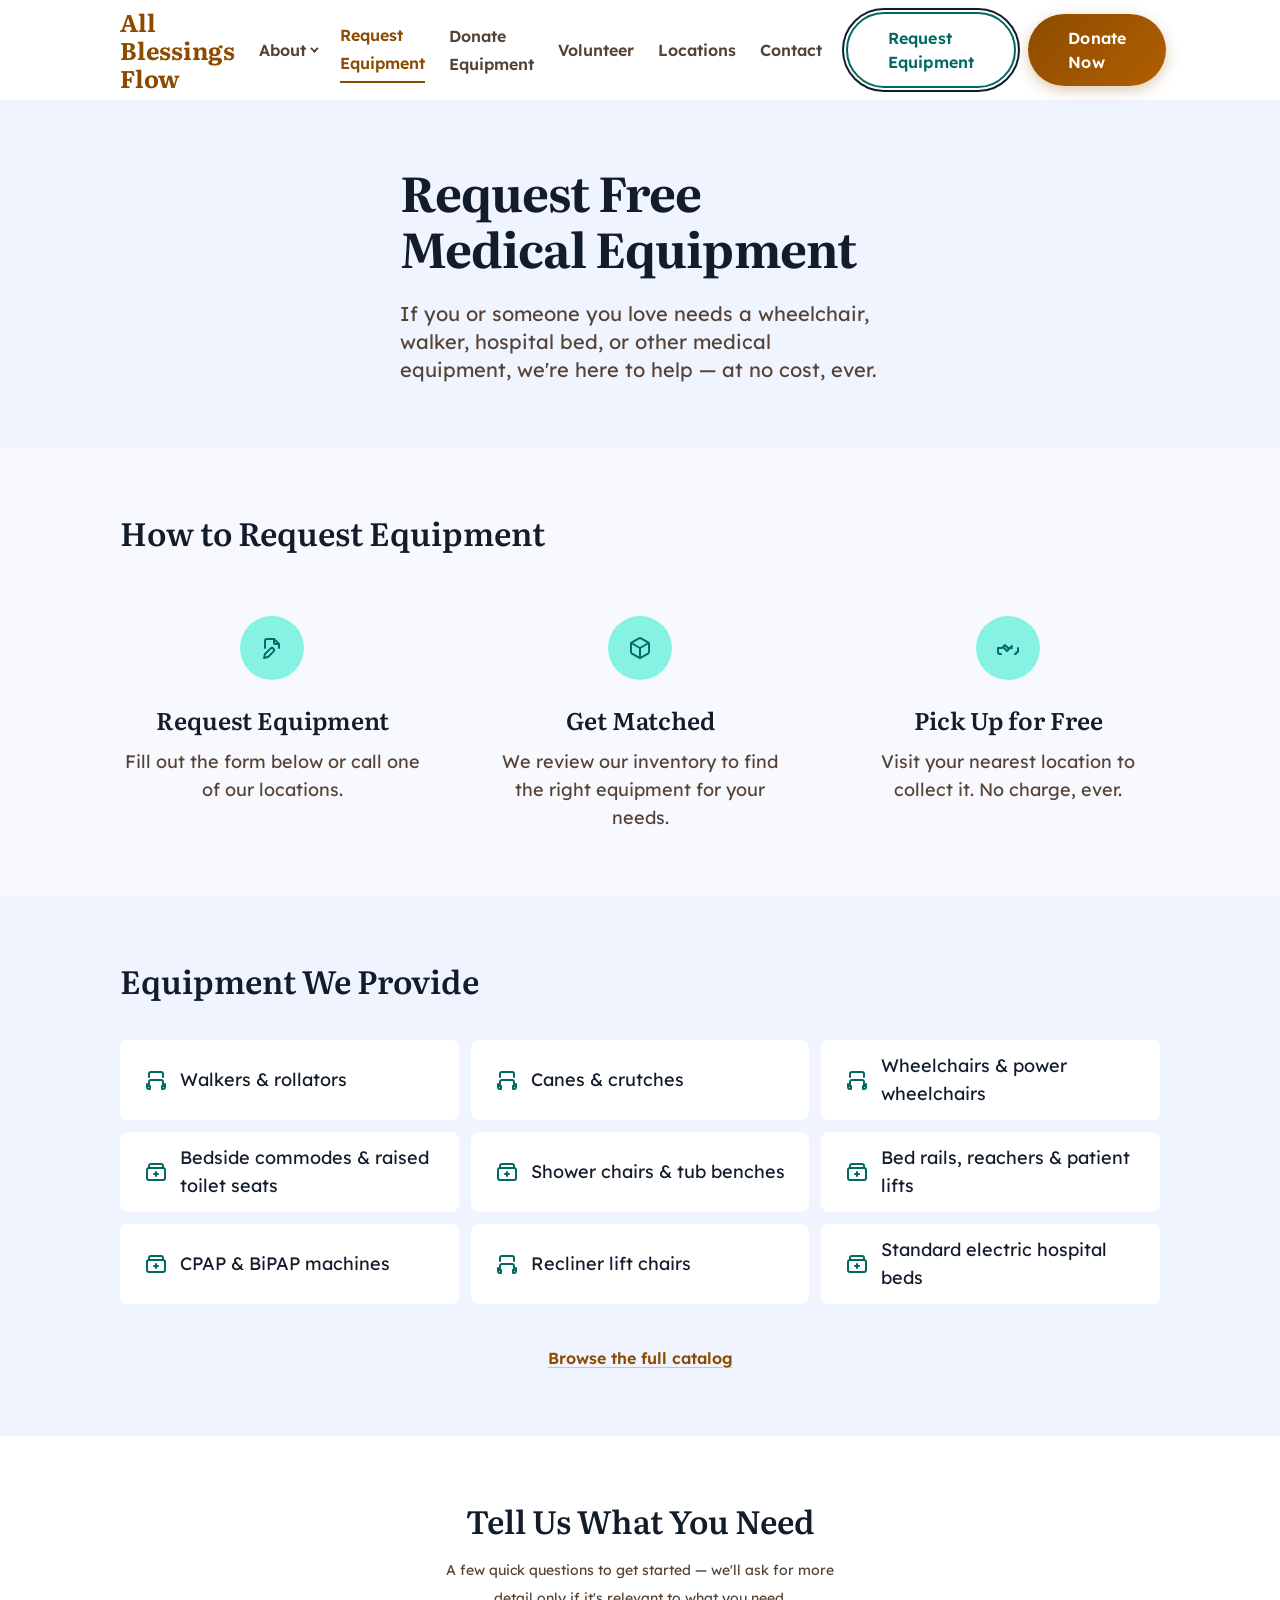
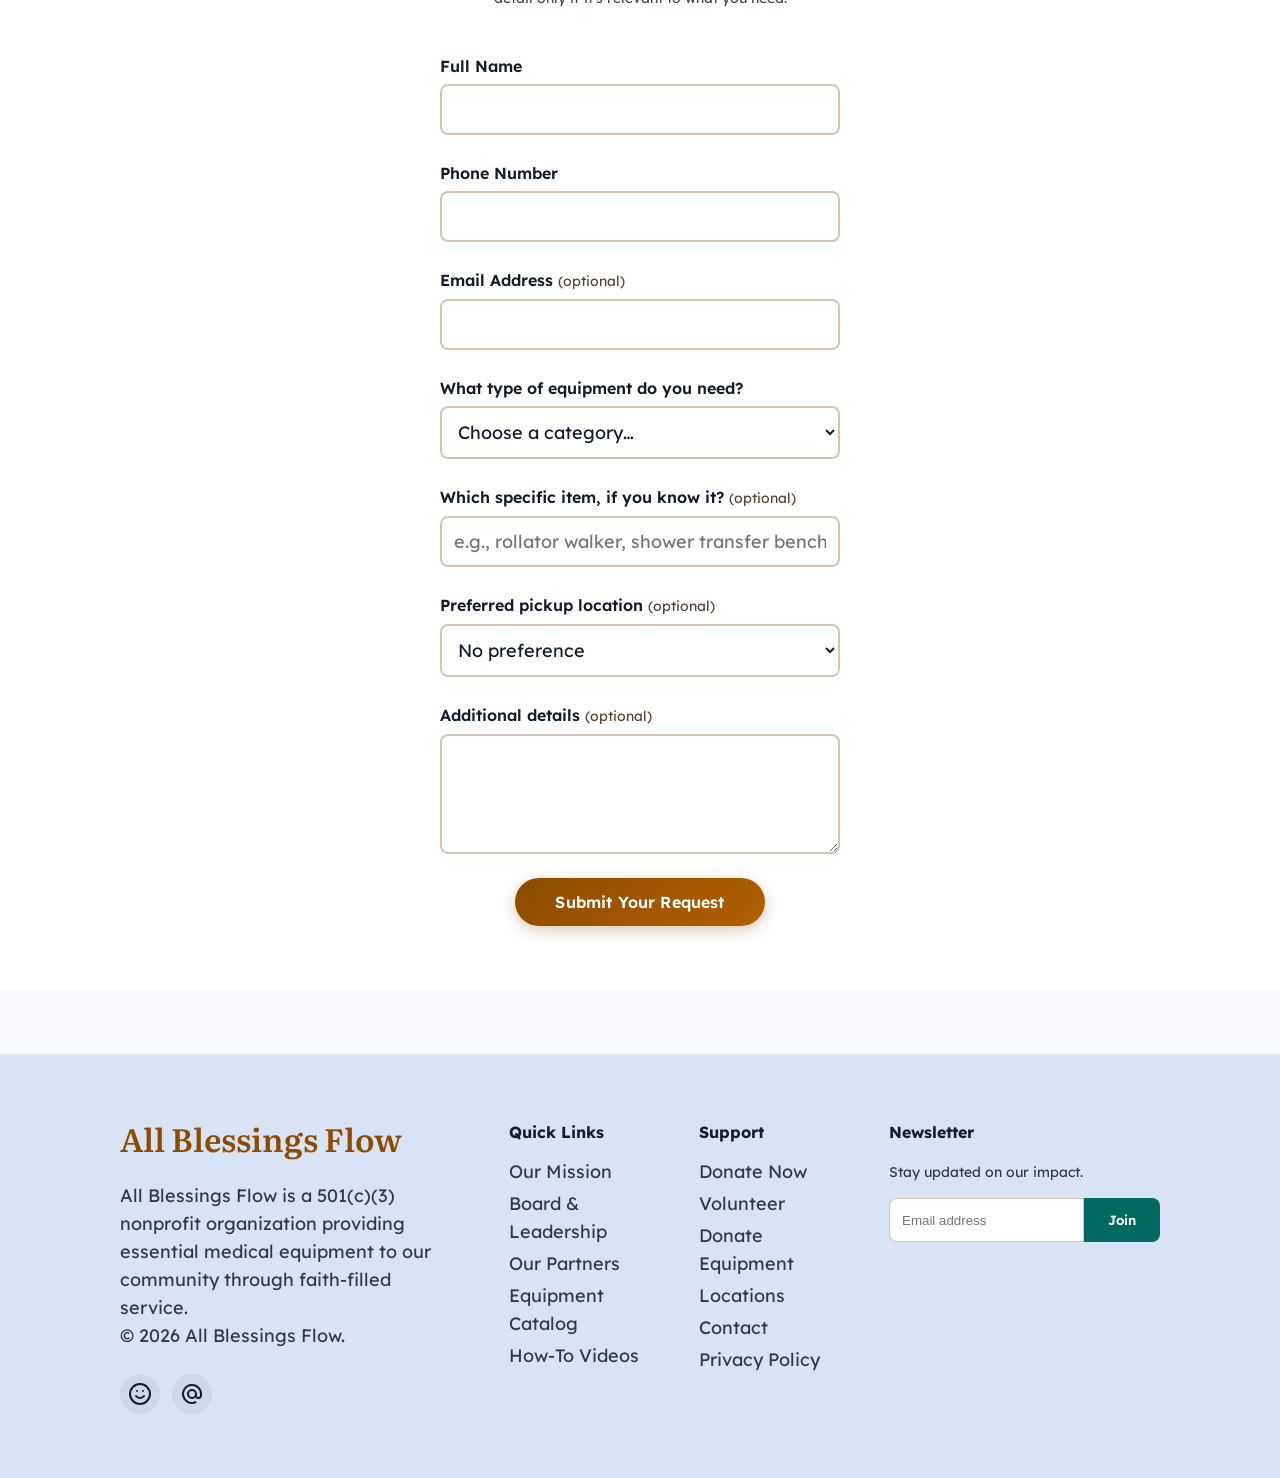
<file: pages/request-equipment/request-equipment.html>
<!DOCTYPE html>
<html lang="en" class="no-js">
<head>
  <meta charset="UTF-8">
  <meta name="viewport" content="width=device-width, initial-scale=1.0">
  <title>Request Free Medical Equipment | All Blessings Flow</title>
  <meta name="description" content="Need a wheelchair, walker, hospital bed, or other medical equipment? Request it free from All Blessings Flow — no cost, ever.">
  <link rel="canonical" href="https://[CLIENT-DOMAIN]/pages/request-equipment/">
  <meta property="og:title" content="Request Free Medical Equipment | All Blessings Flow">
  <meta property="og:description" content="Need a wheelchair, walker, hospital bed, or other medical equipment? Request it free from All Blessings Flow — no cost, ever.">
  <meta property="og:url" content="https://[CLIENT-DOMAIN]/pages/request-equipment/">
  <meta property="og:type" content="website">
  <link rel="stylesheet" href="../../global/brand.css">
  <link rel="stylesheet" href="../../global/global.css">
  <link rel="stylesheet" href="request-equipment.css">
  <script type="application/ld+json">
{
  "@context": "https://schema.org",
  "@graph": [
    {
      "@type": "WebPage",
      "name": "Request Free Medical Equipment | All Blessings Flow",
      "description": "Need a wheelchair, walker, hospital bed, or other medical equipment? Request it free from All Blessings Flow — no cost, ever.",
      "isPartOf": {"@id": "#website"},
      "about": {"@id": "#business"}
    }
  ]
}
  </script>
</head>
<body>
  <a href="#main-content" class="skip-link">Skip to main content</a>

  <svg class="icon-sprite" aria-hidden="true">
    <symbol id="icon-file-edit" viewBox="0 0 24 24" fill="none" stroke="currentColor" stroke-width="2" stroke-linecap="round" stroke-linejoin="round"><path d="M14 3v4a1 1 0 0 0 1 1h4"/><path d="M5 12V5a2 2 0 0 1 2-2h7l5 5v4"/><path d="M10.4 12.6a2 2 0 1 1 3 3L8 21l-4 1 1-4z"/></symbol>
    <symbol id="icon-package" viewBox="0 0 24 24" fill="none" stroke="currentColor" stroke-width="2" stroke-linecap="round" stroke-linejoin="round"><path d="M21 16V8a2 2 0 0 0-1-1.7l-7-4a2 2 0 0 0-2 0l-7 4A2 2 0 0 0 3 8v8a2 2 0 0 0 1 1.7l7 4a2 2 0 0 0 2 0l7-4A2 2 0 0 0 21 16Z"/><path d="M3.3 7 12 12l8.7-5"/><path d="M12 22V12"/></symbol>
    <symbol id="icon-handshake" viewBox="0 0 24 24" fill="none" stroke="currentColor" stroke-width="2" stroke-linecap="round" stroke-linejoin="round"><path d="M8 12l3 3 5-5"/><path d="M2 12h4l3-3 3 3h4"/><path d="M2 12v4a2 2 0 0 0 2 2h1"/><path d="M22 12v4a2 2 0 0 0-2 2h-1"/></symbol>
    <symbol id="icon-armchair" viewBox="0 0 24 24" fill="none" stroke="currentColor" stroke-width="2" stroke-linecap="round" stroke-linejoin="round"><path d="M19 9V6a2 2 0 0 0-2-2H7a2 2 0 0 0-2 2v3"/><path d="M5 18v-4a2 2 0 0 1 2-2h10a2 2 0 0 1 2 2v4"/><path d="M3 16v3a2 2 0 0 0 2 2h1v-3H3Z"/><path d="M21 16v3a2 2 0 0 1-2 2h-1v-3h3Z"/></symbol>
    <symbol id="icon-medical" viewBox="0 0 24 24" fill="none" stroke="currentColor" stroke-width="2" stroke-linecap="round" stroke-linejoin="round"><path d="M19 8V6a2 2 0 0 0-2-2H7a2 2 0 0 0-2 2v2"/><rect x="3" y="8" width="18" height="12" rx="2"/><path d="M12 12v4"/><path d="M10 14h4"/></symbol>
    <symbol id="icon-at-sign" viewBox="0 0 24 24" fill="none" stroke="currentColor" stroke-width="2" stroke-linecap="round" stroke-linejoin="round"><circle cx="12" cy="12" r="4"/><path d="M16 12v1.5a2.5 2.5 0 0 0 5 0V12a9 9 0 1 0-5.5 8.28"/></symbol>
    <symbol id="icon-smile" viewBox="0 0 24 24" fill="none" stroke="currentColor" stroke-width="2" stroke-linecap="round" stroke-linejoin="round"><circle cx="12" cy="12" r="10"/><path d="M8 14s1.5 2 4 2 4-2 4-2"/><line x1="9" y1="9" x2="9.01" y2="9"/><line x1="15" y1="9" x2="15.01" y2="9"/></symbol>
  </svg>

  <header class="site-header">
    <div class="container site-header__inner">
      <a href="../../index.html" class="site-header__logo">All Blessings Flow</a>

      <nav class="site-nav" aria-label="Primary">
        <div class="site-nav__dropdown">
          <button type="button" class="site-nav__link site-nav__dropdown-toggle" aria-expanded="false">About</button>
          <div class="site-nav__dropdown-menu">
            <a href="../our-mission/our-mission.html" class="site-nav__dropdown-link">Our Mission</a>
            <a href="../board-leadership/board-leadership.html" class="site-nav__dropdown-link">Board &amp; Leadership</a>
            <a href="../our-partners/our-partners.html" class="site-nav__dropdown-link">Our Partners</a>
          </div>
        </div>
        <a href="request-equipment.html" class="site-nav__link site-nav__link--active">Request Equipment</a>
        <a href="../donate-equipment/donate-equipment.html" class="site-nav__link">Donate Equipment</a>
        <a href="../volunteer/volunteer.html" class="site-nav__link">Volunteer</a>
        <a href="../locations/locations.html" class="site-nav__link">Locations</a>
        <a href="../contact/contact.html" class="site-nav__link">Contact</a>
      </nav>

      <div class="site-header__actions">
        <a href="request-equipment.html" class="btn-secondary site-header__cta-secondary" aria-current="page">Request Equipment</a>
        <a href="../donate/donate.html" class="btn-primary">Donate Now</a>
        <button type="button" class="nav-toggle" aria-label="Toggle menu" aria-expanded="false">
          <span></span><span></span><span></span>
        </button>
      </div>
    </div>
  </header>

  <main id="main-content">
    <section class="section page-hero">
      <div class="container page-hero__content">
        <h1>Request Free Medical Equipment</h1>
        <p>If you or someone you love needs a wheelchair, walker, hospital bed, or other medical equipment, we're here to help — at no cost, ever.</p>
      </div>
    </section>

    <section class="section plan-section">
      <div class="container">
        <h2>How to Request Equipment</h2>
        <div class="plan-section__steps">
          <div class="plan-step reveal-on-scroll">
            <div class="plan-step__icon"><svg class="icon"><use href="#icon-file-edit"></use></svg></div>
            <h3>Request Equipment</h3>
            <p>Fill out the form below or call one of our locations.</p>
          </div>
          <div class="plan-step reveal-on-scroll">
            <div class="plan-step__icon"><svg class="icon"><use href="#icon-package"></use></svg></div>
            <h3>Get Matched</h3>
            <p>We review our inventory to find the right equipment for your needs.</p>
          </div>
          <div class="plan-step reveal-on-scroll">
            <div class="plan-step__icon"><svg class="icon"><use href="#icon-handshake"></use></svg></div>
            <h3>Pick Up for Free</h3>
            <p>Visit your nearest location to collect it. No charge, ever.</p>
          </div>
        </div>
      </div>
    </section>

    <section class="section equipment-list">
      <div class="container">
        <h2>Equipment We Provide</h2>
        <div class="equipment-list__grid">
          <div class="equipment-item"><svg class="icon"><use href="#icon-armchair"></use></svg><span>Walkers &amp; rollators</span></div>
          <div class="equipment-item"><svg class="icon"><use href="#icon-armchair"></use></svg><span>Canes &amp; crutches</span></div>
          <div class="equipment-item"><svg class="icon"><use href="#icon-armchair"></use></svg><span>Wheelchairs &amp; power wheelchairs</span></div>
          <div class="equipment-item"><svg class="icon"><use href="#icon-medical"></use></svg><span>Bedside commodes &amp; raised toilet seats</span></div>
          <div class="equipment-item"><svg class="icon"><use href="#icon-medical"></use></svg><span>Shower chairs &amp; tub benches</span></div>
          <div class="equipment-item"><svg class="icon"><use href="#icon-medical"></use></svg><span>Bed rails, reachers &amp; patient lifts</span></div>
          <div class="equipment-item"><svg class="icon"><use href="#icon-medical"></use></svg><span>CPAP &amp; BiPAP machines</span></div>
          <div class="equipment-item"><svg class="icon"><use href="#icon-armchair"></use></svg><span>Recliner lift chairs</span></div>
          <div class="equipment-item"><svg class="icon"><use href="#icon-medical"></use></svg><span>Standard electric hospital beds</span></div>
        </div>
        <p class="equipment-list__cta"><a href="../equipment-catalog/equipment-catalog.html" class="btn-tertiary-link">Browse the full catalog</a></p>
      </div>
    </section>

    <section class="section request-form-section">
      <div class="container request-form-section__inner">
        <h2>Tell Us What You Need</h2>
        <p class="request-form-section__note">A few quick questions to get started — we'll ask for more detail only if it's relevant to what you need.</p>
        <!--
          Progressive disclosure (design refinement pass, 2026-07-05): only Name, Phone, and Equipment
          Category are required to submit a basic request. All fields exist in the static HTML (required
          for Netlify's build-time form detection) — request-equipment.js toggles the `hidden` attribute
          on the follow-up field groups below based on the selected category, so a caregiver requesting
          a cane sees a 3-field form, while someone requesting a hospital bed sees the extra fields that
          actually matter for that item (weight capacity, room access, delivery vs. pickup).
        -->
        <form name="request-equipment" method="POST" data-netlify="true" class="site-form" id="request-equipment-form">
          <input type="hidden" name="form-name" value="request-equipment">
          <div class="form-field">
            <label for="req-name">Full Name</label>
            <input type="text" id="req-name" name="name" required>
          </div>
          <div class="form-field">
            <label for="req-phone">Phone Number</label>
            <input type="tel" id="req-phone" name="phone" required>
          </div>
          <div class="form-field">
            <label for="req-email">Email Address <span class="form-field__optional">(optional)</span></label>
            <input type="email" id="req-email" name="email">
          </div>
          <div class="form-field">
            <label for="req-category">What type of equipment do you need?</label>
            <select id="req-category" name="equipment_category" required>
              <option value="">Choose a category…</option>
              <option value="Mobility (wheelchair, walker, cane, crutches)">Mobility (wheelchair, walker, cane, crutches)</option>
              <option value="Bathroom Safety (shower chair, commode, tub bench)">Bathroom Safety (shower chair, commode, tub bench)</option>
              <option value="Bed or Lift (hospital bed, patient lift, bed rails)">Bed or Lift (hospital bed, patient lift, bed rails)</option>
              <option value="Respiratory / Daily Living (CPAP, reacher, lift chair)">Respiratory / Daily Living (CPAP, reacher, lift chair)</option>
              <option value="Not sure / other">Not sure / other</option>
            </select>
          </div>

          <!-- Revealed only for Bed or Lift — the one category where extra detail genuinely changes what we can offer -->
          <div class="form-field-group" id="req-beds-lift-fields" hidden>
            <div class="form-field">
              <label for="req-weight-capacity">Weight capacity needed</label>
              <select id="req-weight-capacity" name="weight_capacity">
                <option value="Standard">Standard</option>
                <option value="Bariatric / heavy-duty">Bariatric / heavy-duty</option>
                <option value="Not sure">Not sure</option>
              </select>
            </div>
            <div class="form-field">
              <label for="req-room-access">Room access at delivery location</label>
              <select id="req-room-access" name="room_access">
                <option value="Standard doorway">Standard doorway</option>
                <option value="Narrow doorway">Narrow doorway</option>
                <option value="Stairs involved">Stairs involved</option>
              </select>
            </div>
            <fieldset class="form-field form-field--radio-group">
              <legend>How would you like to get it?</legend>
              <label class="form-field__radio-label"><input type="radio" name="delivery_preference" value="I can pick it up"> I can pick it up</label>
              <label class="form-field__radio-label"><input type="radio" name="delivery_preference" value="I need delivery help"> I need delivery help</label>
            </fieldset>
          </div>

          <!-- Revealed for every category except the blank default — a lightweight "which specific item" follow-up -->
          <div class="form-field" id="req-specific-item-field" hidden>
            <label for="req-specific-item">Which specific item, if you know it? <span class="form-field__optional">(optional)</span></label>
            <input type="text" id="req-specific-item" name="specific_item" placeholder="e.g., rollator walker, shower transfer bench">
          </div>

          <div class="form-field">
            <label for="req-location">Preferred pickup location <span class="form-field__optional">(optional)</span></label>
            <select id="req-location" name="preferred_location">
              <option value="">No preference</option>
              <option value="Charlottesville">Charlottesville</option>
              <option value="Elkton">Elkton</option>
              <option value="Palmyra">Palmyra</option>
            </select>
          </div>
          <div class="form-field">
            <label for="req-details">Additional details <span class="form-field__optional">(optional)</span></label>
            <textarea id="req-details" name="additional_details"></textarea>
          </div>
          <button type="submit" class="btn-primary">Submit Your Request</button>
          <p class="form-message form-message--success" hidden>Thank you — we've received your request and will reach out within 2 business days to arrange next steps.</p>
          <p class="form-message form-message--error" hidden>Something went wrong submitting your request. Please call us directly at (434) 422-8888 or email info@allblessingsflow.org.</p>
        </form>
      </div>
    </section>
  </main>

  <footer class="site-footer">
    <div class="container site-footer__grid">
      <div class="site-footer__about">
        <h2 class="site-footer__logo">All Blessings Flow</h2>
        <p class="site-footer__description">
          All Blessings Flow is a 501(c)(3) nonprofit organization providing essential medical equipment to our community through faith-filled service.
          <br>&copy; <span id="copyright-year"></span> All Blessings Flow.
        </p>
        <div class="site-footer__socials">
          <a href="https://www.facebook.com/allblessingsflow" class="site-footer__social-link" aria-label="All Blessings Flow on Facebook" target="_blank" rel="noopener">
            <svg class="icon"><use href="#icon-smile"></use></svg>
          </a>
          <a href="mailto:info@allblessingsflow.org" class="site-footer__social-link" aria-label="Email All Blessings Flow">
            <svg class="icon"><use href="#icon-at-sign"></use></svg>
          </a>
        </div>
      </div>

      <div class="site-footer__columns">
        <div class="site-footer__column">
          <h4>Quick Links</h4>
          <ul>
            <li><a href="../our-mission/our-mission.html">Our Mission</a></li>
            <li><a href="../board-leadership/board-leadership.html">Board &amp; Leadership</a></li>
            <li><a href="../our-partners/our-partners.html">Our Partners</a></li>
            <li><a href="../equipment-catalog/equipment-catalog.html">Equipment Catalog</a></li>
            <li><a href="../resources-how-to-videos/resources-how-to-videos.html">How-To Videos</a></li>
          </ul>
        </div>
        <div class="site-footer__column">
          <h4>Support</h4>
          <ul>
            <li><a href="../donate/donate.html">Donate Now</a></li>
            <li><a href="../volunteer/volunteer.html">Volunteer</a></li>
            <li><a href="../donate-equipment/donate-equipment.html">Donate Equipment</a></li>
            <li><a href="../locations/locations.html">Locations</a></li>
            <li><a href="../contact/contact.html">Contact</a></li>
            <li><a href="#">Privacy Policy</a></li>
          </ul>
        </div>
        <div class="site-footer__column site-footer__column--newsletter">
          <h4>Newsletter</h4>
          <p>Stay updated on our impact.</p>
          <form name="newsletter-signup" method="POST" data-netlify="true" class="newsletter-form">
            <input type="hidden" name="form-name" value="newsletter-signup">
            <div class="newsletter-form__row">
              <label for="newsletter-email" class="sr-only">Email address</label>
              <input type="email" id="newsletter-email" name="email" placeholder="Email address" required class="newsletter-form__input">
              <button type="submit" class="newsletter-form__submit">Join</button>
            </div>
            <p class="newsletter-form__message newsletter-form__message--success" hidden>Thanks for joining — we'll keep you posted on the families you're helping.</p>
            <p class="newsletter-form__message newsletter-form__message--error" hidden>Something went wrong — please try again, or email us directly at info@allblessingsflow.org.</p>
          </form>
        </div>
      </div>
    </div>
  </footer>

  <script src="../../global/nav.js" defer></script>
  <script src="request-equipment.js" defer></script>
</body>
</html>
</file>
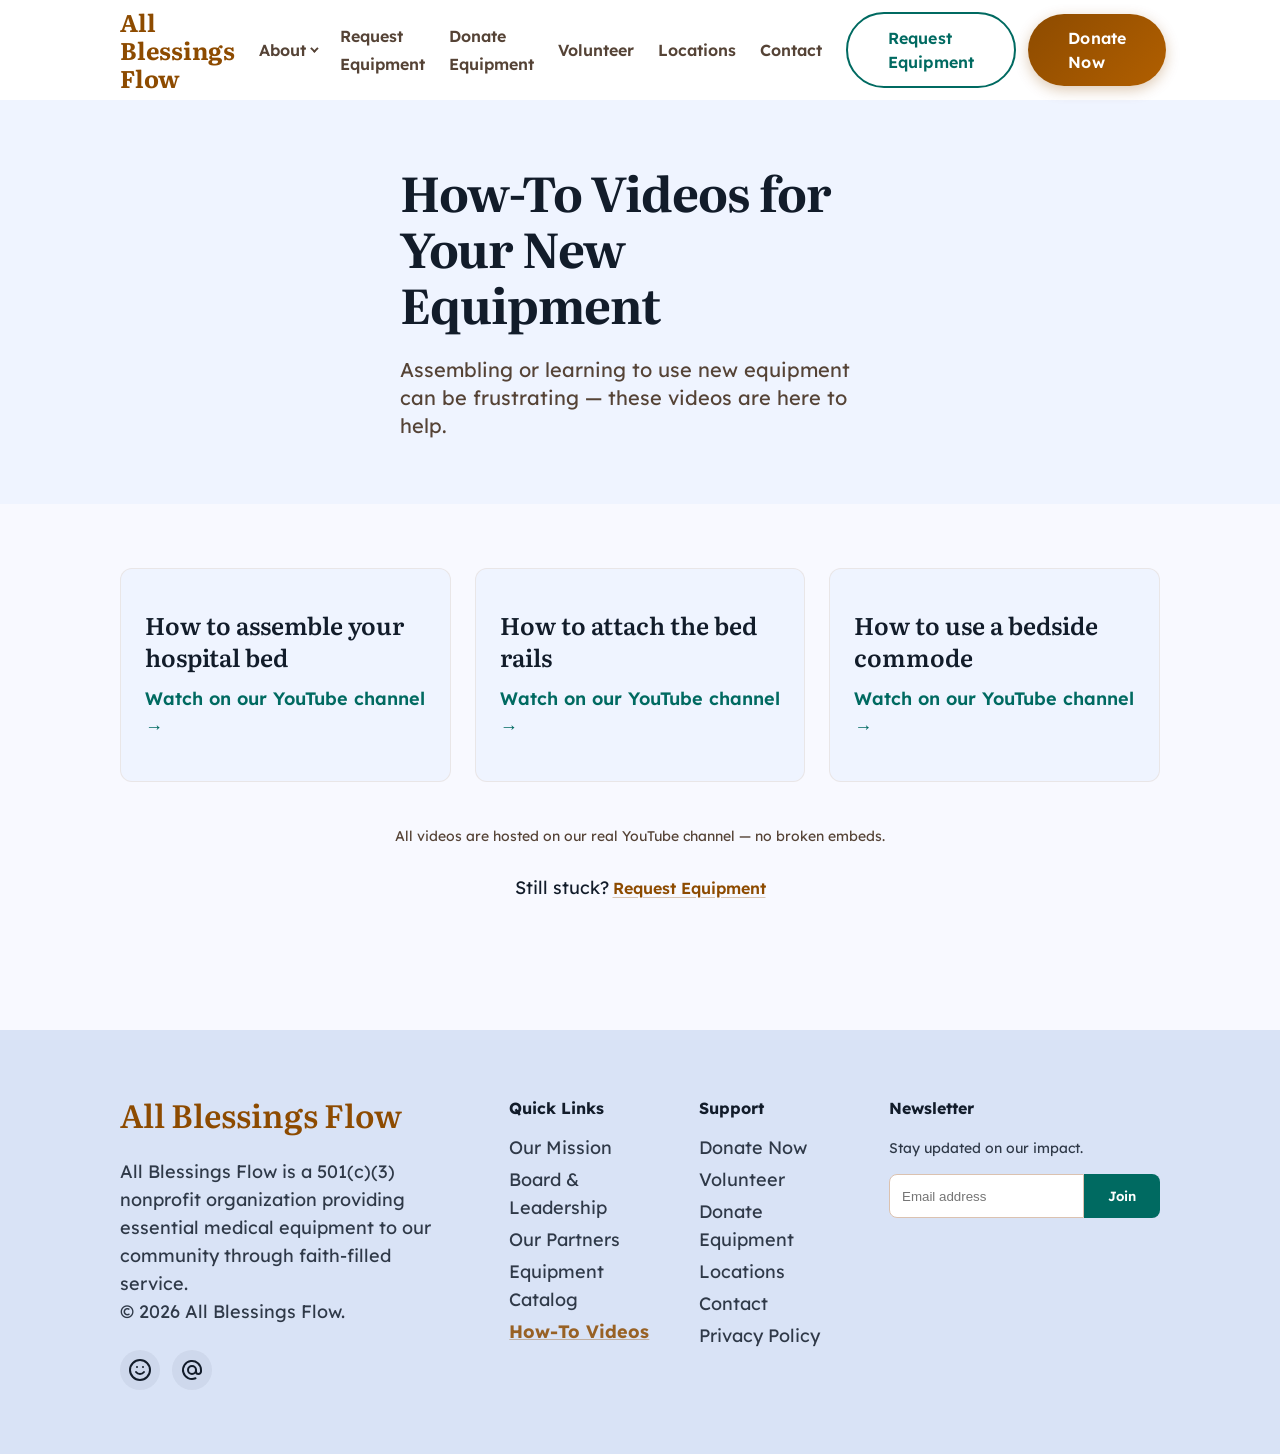
<file: pages/resources-how-to-videos/resources-how-to-videos.html>
<!DOCTYPE html>
<html lang="en" class="no-js">
<head>
  <meta charset="UTF-8">
  <meta name="viewport" content="width=device-width, initial-scale=1.0">
  <title>How-To Videos | All Blessings Flow</title>
  <meta name="description" content="Watch how-to videos for assembling and using the medical equipment provided by All Blessings Flow — hospital beds, lifts, and more.">
  <link rel="canonical" href="https://[CLIENT-DOMAIN]/pages/resources-how-to-videos/">
  <meta property="og:title" content="How-To Videos | All Blessings Flow">
  <meta property="og:description" content="Watch how-to videos for assembling and using the medical equipment provided by All Blessings Flow — hospital beds, lifts, and more.">
  <meta property="og:url" content="https://[CLIENT-DOMAIN]/pages/resources-how-to-videos/">
  <meta property="og:type" content="website">
  <link rel="stylesheet" href="../../global/brand.css">
  <link rel="stylesheet" href="../../global/global.css">
  <link rel="stylesheet" href="resources-how-to-videos.css">
  <script type="application/ld+json">
{
  "@context": "https://schema.org",
  "@graph": [
    {
      "@type": "WebPage",
      "name": "How-To Videos | All Blessings Flow",
      "description": "Watch how-to videos for assembling and using the medical equipment provided by All Blessings Flow — hospital beds, lifts, and more.",
      "isPartOf": {"@id": "#website"},
      "about": {"@id": "#business"}
    }
  ]
}
  </script>
</head>
<body>
  <a href="#main-content" class="skip-link">Skip to main content</a>

  <svg class="icon-sprite" aria-hidden="true">
    <symbol id="icon-at-sign" viewBox="0 0 24 24" fill="none" stroke="currentColor" stroke-width="2" stroke-linecap="round" stroke-linejoin="round"><circle cx="12" cy="12" r="4"/><path d="M16 12v1.5a2.5 2.5 0 0 0 5 0V12a9 9 0 1 0-5.5 8.28"/></symbol>
    <symbol id="icon-smile" viewBox="0 0 24 24" fill="none" stroke="currentColor" stroke-width="2" stroke-linecap="round" stroke-linejoin="round"><circle cx="12" cy="12" r="10"/><path d="M8 14s1.5 2 4 2 4-2 4-2"/><line x1="9" y1="9" x2="9.01" y2="9"/><line x1="15" y1="9" x2="15.01" y2="9"/></symbol>
  </svg>

  <header class="site-header">
    <div class="container site-header__inner">
      <a href="../../index.html" class="site-header__logo">All Blessings Flow</a>

      <nav class="site-nav" aria-label="Primary">
        <div class="site-nav__dropdown">
          <button type="button" class="site-nav__link site-nav__dropdown-toggle" aria-expanded="false">About</button>
          <div class="site-nav__dropdown-menu">
            <a href="../our-mission/our-mission.html" class="site-nav__dropdown-link">Our Mission</a>
            <a href="../board-leadership/board-leadership.html" class="site-nav__dropdown-link">Board &amp; Leadership</a>
            <a href="../our-partners/our-partners.html" class="site-nav__dropdown-link">Our Partners</a>
          </div>
        </div>
        <a href="../request-equipment/request-equipment.html" class="site-nav__link">Request Equipment</a>
        <a href="../donate-equipment/donate-equipment.html" class="site-nav__link">Donate Equipment</a>
        <a href="../volunteer/volunteer.html" class="site-nav__link">Volunteer</a>
        <a href="../locations/locations.html" class="site-nav__link">Locations</a>
        <a href="../contact/contact.html" class="site-nav__link">Contact</a>
      </nav>

      <div class="site-header__actions">
        <a href="../request-equipment/request-equipment.html" class="btn-secondary site-header__cta-secondary">Request Equipment</a>
        <a href="../donate/donate.html" class="btn-primary">Donate Now</a>
        <button type="button" class="nav-toggle" aria-label="Toggle menu" aria-expanded="false">
          <span></span><span></span><span></span>
        </button>
      </div>
    </div>
  </header>

  <main id="main-content">
    <section class="section page-hero">
      <div class="container page-hero__content">
        <h1>How-To Videos for Your New Equipment</h1>
        <p>Assembling or learning to use new equipment can be frustrating — these videos are here to help.</p>
      </div>
    </section>

    <section class="section videos-section">
      <div class="container">
        <div class="videos-grid">
          <a class="simple-card video-card" href="https://www.youtube.com/@allblessingsflow2u/videos" target="_blank" rel="noopener">
            <h2>How to assemble your hospital bed</h2>
            <p>Watch on our YouTube channel →</p>
          </a>
          <a class="simple-card video-card" href="https://www.youtube.com/@allblessingsflow2u/videos" target="_blank" rel="noopener">
            <h2>How to attach the bed rails</h2>
            <p>Watch on our YouTube channel →</p>
          </a>
          <a class="simple-card video-card" href="https://www.youtube.com/@allblessingsflow2u/videos" target="_blank" rel="noopener">
            <h2>How to use a bedside commode</h2>
            <p>Watch on our YouTube channel →</p>
          </a>
        </div>
        <p class="videos-section__note">All videos are hosted on our real YouTube channel — no broken embeds.</p>
        <p class="videos-section__cta">Still stuck? <a href="../request-equipment/request-equipment.html" class="btn-tertiary-link">Request Equipment</a></p>
      </div>
    </section>
  </main>

  <footer class="site-footer">
    <div class="container site-footer__grid">
      <div class="site-footer__about">
        <h2 class="site-footer__logo">All Blessings Flow</h2>
        <p class="site-footer__description">
          All Blessings Flow is a 501(c)(3) nonprofit organization providing essential medical equipment to our community through faith-filled service.
          <br>&copy; <span id="copyright-year"></span> All Blessings Flow.
        </p>
        <div class="site-footer__socials">
          <a href="https://www.facebook.com/allblessingsflow" class="site-footer__social-link" aria-label="All Blessings Flow on Facebook" target="_blank" rel="noopener">
            <svg class="icon"><use href="#icon-smile"></use></svg>
          </a>
          <a href="mailto:info@allblessingsflow.org" class="site-footer__social-link" aria-label="Email All Blessings Flow">
            <svg class="icon"><use href="#icon-at-sign"></use></svg>
          </a>
        </div>
      </div>

      <div class="site-footer__columns">
        <div class="site-footer__column">
          <h4>Quick Links</h4>
          <ul>
            <li><a href="../our-mission/our-mission.html">Our Mission</a></li>
            <li><a href="../board-leadership/board-leadership.html">Board &amp; Leadership</a></li>
            <li><a href="../our-partners/our-partners.html">Our Partners</a></li>
            <li><a href="../equipment-catalog/equipment-catalog.html">Equipment Catalog</a></li>
            <li><a href="resources-how-to-videos.html" class="is-current-page" aria-current="page">How-To Videos</a></li>
          </ul>
        </div>
        <div class="site-footer__column">
          <h4>Support</h4>
          <ul>
            <li><a href="../donate/donate.html">Donate Now</a></li>
            <li><a href="../volunteer/volunteer.html">Volunteer</a></li>
            <li><a href="../donate-equipment/donate-equipment.html">Donate Equipment</a></li>
            <li><a href="../locations/locations.html">Locations</a></li>
            <li><a href="../contact/contact.html">Contact</a></li>
            <li><a href="#">Privacy Policy</a></li>
          </ul>
        </div>
        <div class="site-footer__column site-footer__column--newsletter">
          <h4>Newsletter</h4>
          <p>Stay updated on our impact.</p>
          <form name="newsletter-signup" method="POST" data-netlify="true" class="newsletter-form">
            <input type="hidden" name="form-name" value="newsletter-signup">
            <div class="newsletter-form__row">
              <label for="newsletter-email" class="sr-only">Email address</label>
              <input type="email" id="newsletter-email" name="email" placeholder="Email address" required class="newsletter-form__input">
              <button type="submit" class="newsletter-form__submit">Join</button>
            </div>
            <p class="newsletter-form__message newsletter-form__message--success" hidden>Thanks for joining — we'll keep you posted on the families you're helping.</p>
            <p class="newsletter-form__message newsletter-form__message--error" hidden>Something went wrong — please try again, or email us directly at info@allblessingsflow.org.</p>
          </form>
        </div>
      </div>
    </div>
  </footer>

  <script src="../../global/nav.js" defer></script>
</body>
</html>
</file>
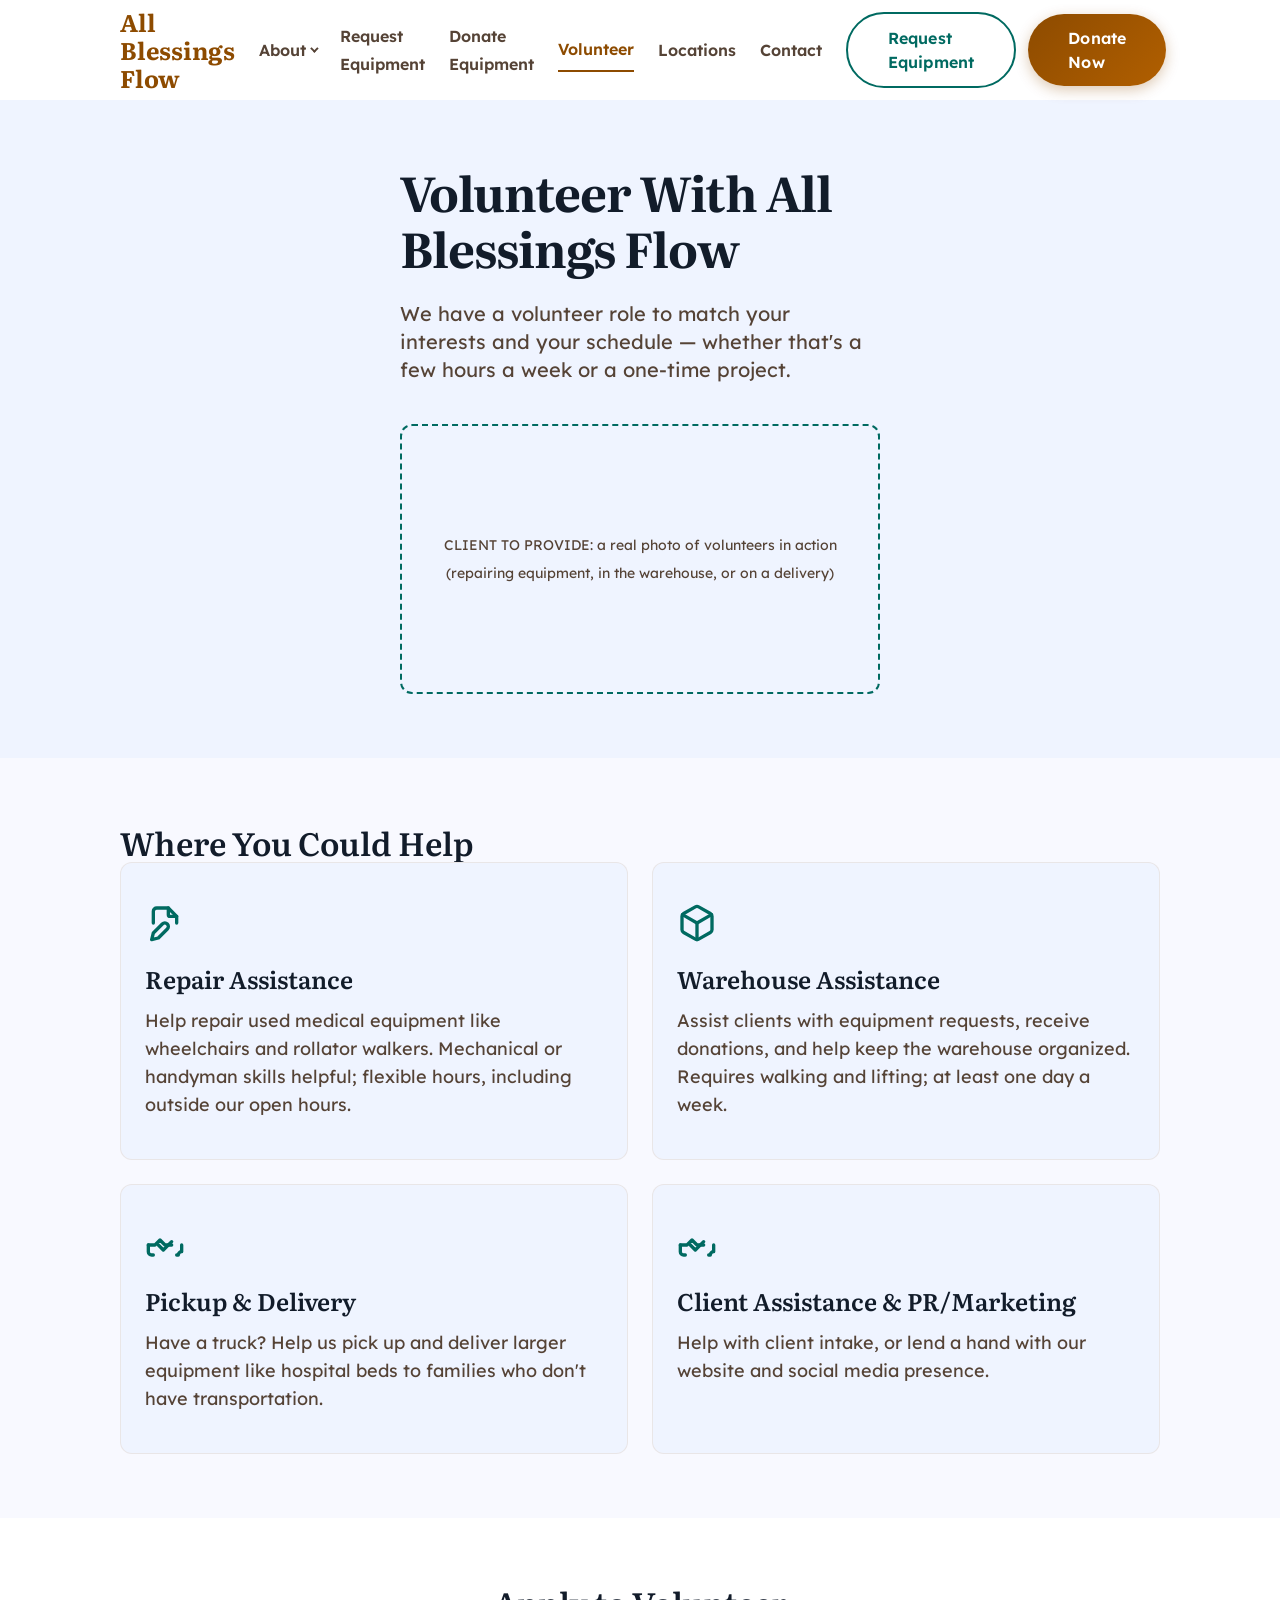
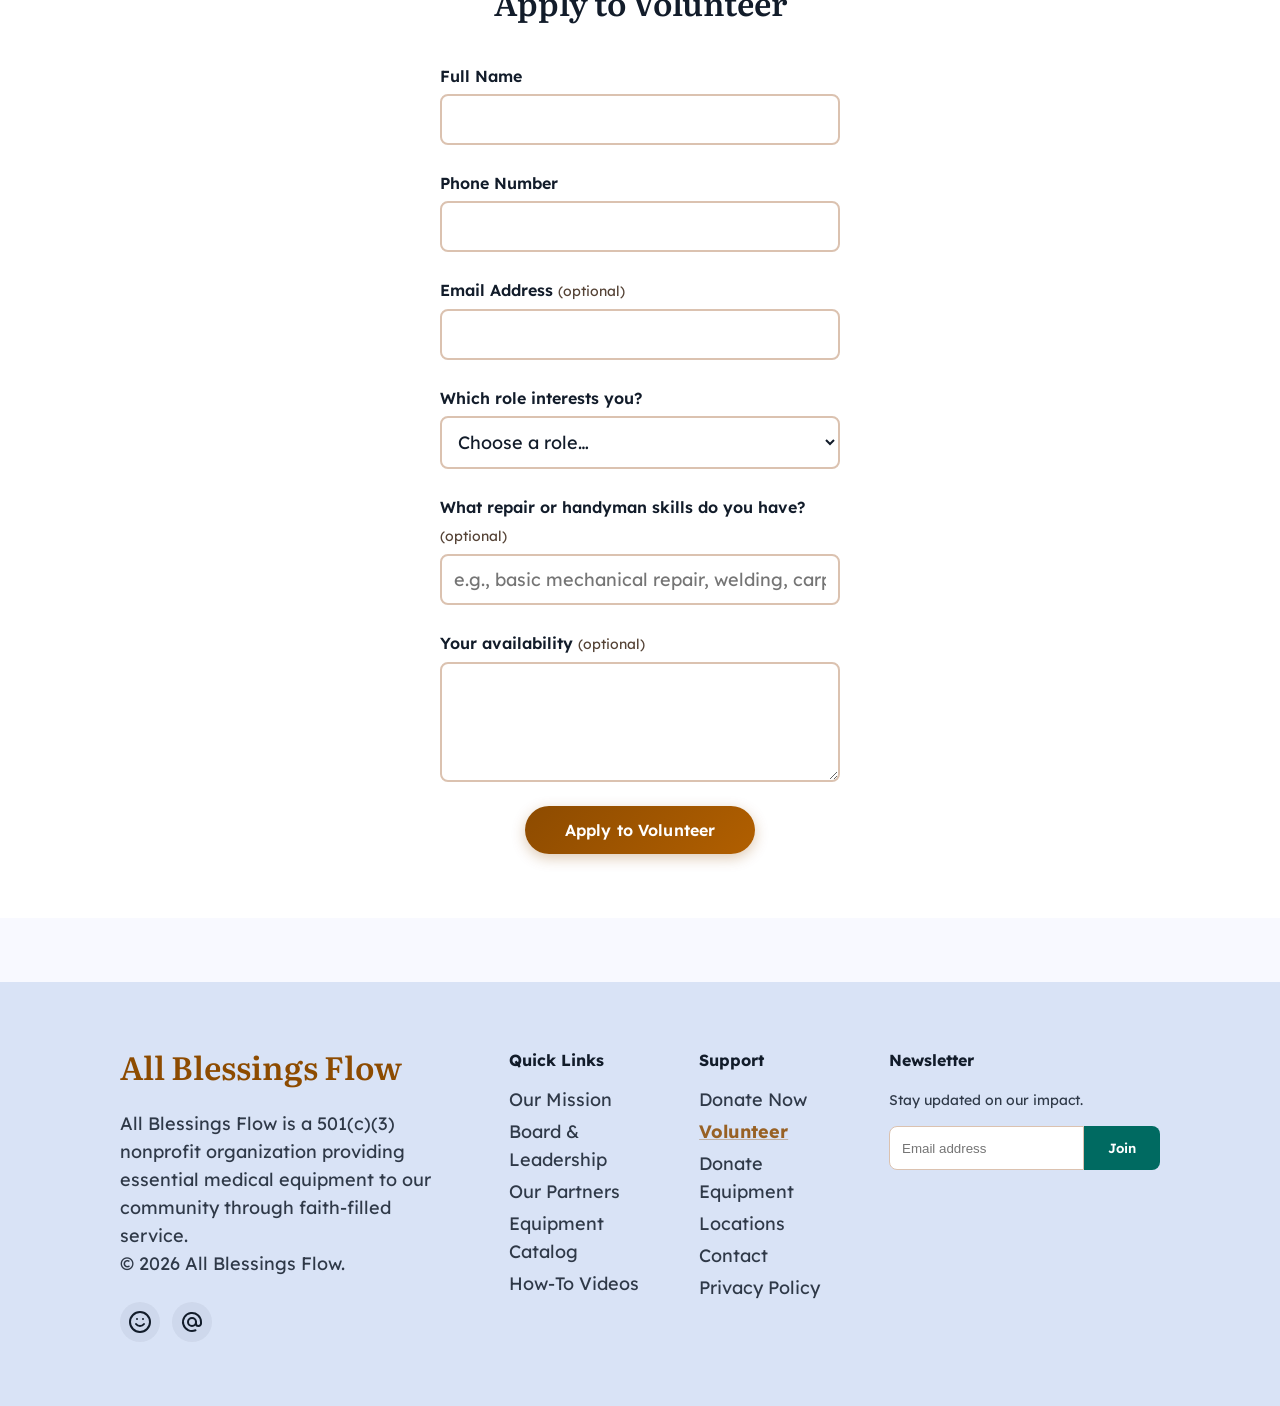
<file: pages/volunteer/volunteer.html>
<!DOCTYPE html>
<html lang="en" class="no-js">
<head>
  <meta charset="UTF-8">
  <meta name="viewport" content="width=device-width, initial-scale=1.0">
  <title>Volunteer With Us | All Blessings Flow</title>
  <meta name="description" content="Volunteer with All Blessings Flow — help repair equipment, assist in the warehouse, or make deliveries across Central Virginia.">
  <link rel="canonical" href="https://[CLIENT-DOMAIN]/pages/volunteer/">
  <meta property="og:title" content="Volunteer With Us | All Blessings Flow">
  <meta property="og:description" content="Volunteer with All Blessings Flow — help repair equipment, assist in the warehouse, or make deliveries across Central Virginia.">
  <meta property="og:url" content="https://[CLIENT-DOMAIN]/pages/volunteer/">
  <meta property="og:type" content="website">
  <link rel="stylesheet" href="../../global/brand.css">
  <link rel="stylesheet" href="../../global/global.css">
  <link rel="stylesheet" href="volunteer.css">
  <script type="application/ld+json">
{
  "@context": "https://schema.org",
  "@graph": [
    {
      "@type": "WebPage",
      "name": "Volunteer With Us | All Blessings Flow",
      "description": "Volunteer with All Blessings Flow — help repair equipment, assist in the warehouse, or make deliveries across Central Virginia.",
      "isPartOf": {"@id": "#website"},
      "about": {"@id": "#business"}
    }
  ]
}
  </script>
</head>
<body>
  <a href="#main-content" class="skip-link">Skip to main content</a>

  <svg class="icon-sprite" aria-hidden="true">
    <symbol id="icon-package" viewBox="0 0 24 24" fill="none" stroke="currentColor" stroke-width="2" stroke-linecap="round" stroke-linejoin="round"><path d="M21 16V8a2 2 0 0 0-1-1.7l-7-4a2 2 0 0 0-2 0l-7 4A2 2 0 0 0 3 8v8a2 2 0 0 0 1 1.7l7 4a2 2 0 0 0 2 0l7-4A2 2 0 0 0 21 16Z"/><path d="M3.3 7 12 12l8.7-5"/><path d="M12 22V12"/></symbol>
    <symbol id="icon-handshake" viewBox="0 0 24 24" fill="none" stroke="currentColor" stroke-width="2" stroke-linecap="round" stroke-linejoin="round"><path d="M8 12l3 3 5-5"/><path d="M2 12h4l3-3 3 3h4"/><path d="M2 12v4a2 2 0 0 0 2 2h1"/><path d="M22 12v4a2 2 0 0 0-2 2h-1"/></symbol>
    <symbol id="icon-file-edit" viewBox="0 0 24 24" fill="none" stroke="currentColor" stroke-width="2" stroke-linecap="round" stroke-linejoin="round"><path d="M14 3v4a1 1 0 0 0 1 1h4"/><path d="M5 12V5a2 2 0 0 1 2-2h7l5 5v4"/><path d="M10.4 12.6a2 2 0 1 1 3 3L8 21l-4 1 1-4z"/></symbol>
    <symbol id="icon-at-sign" viewBox="0 0 24 24" fill="none" stroke="currentColor" stroke-width="2" stroke-linecap="round" stroke-linejoin="round"><circle cx="12" cy="12" r="4"/><path d="M16 12v1.5a2.5 2.5 0 0 0 5 0V12a9 9 0 1 0-5.5 8.28"/></symbol>
    <symbol id="icon-smile" viewBox="0 0 24 24" fill="none" stroke="currentColor" stroke-width="2" stroke-linecap="round" stroke-linejoin="round"><circle cx="12" cy="12" r="10"/><path d="M8 14s1.5 2 4 2 4-2 4-2"/><line x1="9" y1="9" x2="9.01" y2="9"/><line x1="15" y1="9" x2="15.01" y2="9"/></symbol>
  </svg>

  <header class="site-header">
    <div class="container site-header__inner">
      <a href="../../index.html" class="site-header__logo">All Blessings Flow</a>

      <nav class="site-nav" aria-label="Primary">
        <div class="site-nav__dropdown">
          <button type="button" class="site-nav__link site-nav__dropdown-toggle" aria-expanded="false">About</button>
          <div class="site-nav__dropdown-menu">
            <a href="../our-mission/our-mission.html" class="site-nav__dropdown-link">Our Mission</a>
            <a href="../board-leadership/board-leadership.html" class="site-nav__dropdown-link">Board &amp; Leadership</a>
            <a href="../our-partners/our-partners.html" class="site-nav__dropdown-link">Our Partners</a>
          </div>
        </div>
        <a href="../request-equipment/request-equipment.html" class="site-nav__link">Request Equipment</a>
        <a href="../donate-equipment/donate-equipment.html" class="site-nav__link">Donate Equipment</a>
        <a href="volunteer.html" class="site-nav__link site-nav__link--active">Volunteer</a>
        <a href="../locations/locations.html" class="site-nav__link">Locations</a>
        <a href="../contact/contact.html" class="site-nav__link">Contact</a>
      </nav>

      <div class="site-header__actions">
        <a href="../request-equipment/request-equipment.html" class="btn-secondary site-header__cta-secondary">Request Equipment</a>
        <a href="../donate/donate.html" class="btn-primary">Donate Now</a>
        <button type="button" class="nav-toggle" aria-label="Toggle menu" aria-expanded="false">
          <span></span><span></span><span></span>
        </button>
      </div>
    </div>
  </header>

  <main id="main-content">
    <section class="section page-hero">
      <div class="container page-hero__content">
        <h1>Volunteer With All Blessings Flow</h1>
        <p>We have a volunteer role to match your interests and your schedule — whether that's a few hours a week or a one-time project.</p>
        <div class="page-hero__image img-placeholder" data-label="CLIENT TO PROVIDE: a real photo of volunteers in action (repairing equipment, in the warehouse, or on a delivery)"></div>
      </div>
    </section>

    <section class="section positions-section">
      <div class="container">
        <h2>Where You Could Help</h2>
        <div class="positions-grid">
          <div class="simple-card position-card">
            <svg class="icon icon-lg position-card__icon"><use href="#icon-file-edit"></use></svg>
            <h3>Repair Assistance</h3>
            <p>Help repair used medical equipment like wheelchairs and rollator walkers. Mechanical or handyman skills helpful; flexible hours, including outside our open hours.</p>
          </div>
          <div class="simple-card position-card">
            <svg class="icon icon-lg position-card__icon"><use href="#icon-package"></use></svg>
            <h3>Warehouse Assistance</h3>
            <p>Assist clients with equipment requests, receive donations, and help keep the warehouse organized. Requires walking and lifting; at least one day a week.</p>
          </div>
          <div class="simple-card position-card">
            <svg class="icon icon-lg position-card__icon"><use href="#icon-handshake"></use></svg>
            <h3>Pickup &amp; Delivery</h3>
            <p>Have a truck? Help us pick up and deliver larger equipment like hospital beds to families who don't have transportation.</p>
          </div>
          <div class="simple-card position-card">
            <svg class="icon icon-lg position-card__icon"><use href="#icon-handshake"></use></svg>
            <h3>Client Assistance &amp; PR/Marketing</h3>
            <p>Help with client intake, or lend a hand with our website and social media presence.</p>
          </div>
        </div>
      </div>
    </section>

    <section class="section volunteer-form-section">
      <div class="container volunteer-form-section__inner">
        <h2>Apply to Volunteer</h2>
        <!--
          Progressive disclosure (design refinement pass, 2026-07-05): only Name, Phone, and Role are
          required. Role-specific follow-up fields reveal based on selection — all present in static HTML
          for Netlify's build-time form detection; volunteer.js toggles `hidden` at runtime.
        -->
        <form name="volunteer-application" method="POST" data-netlify="true" class="site-form" id="volunteer-form">
          <input type="hidden" name="form-name" value="volunteer-application">
          <div class="form-field">
            <label for="vol-name">Full Name</label>
            <input type="text" id="vol-name" name="name" required>
          </div>
          <div class="form-field">
            <label for="vol-phone">Phone Number</label>
            <input type="tel" id="vol-phone" name="phone" required>
          </div>
          <div class="form-field">
            <label for="vol-email">Email Address <span class="form-field__optional">(optional)</span></label>
            <input type="email" id="vol-email" name="email">
          </div>
          <div class="form-field">
            <label for="vol-role">Which role interests you?</label>
            <select id="vol-role" name="role_interest" required>
              <option value="">Choose a role…</option>
              <option value="Repair Assistance">Repair Assistance</option>
              <option value="Warehouse Assistance">Warehouse Assistance</option>
              <option value="Pickup & Delivery">Pickup &amp; Delivery</option>
              <option value="Client Assistance / PR & Marketing">Client Assistance / PR &amp; Marketing</option>
            </select>
          </div>

          <!-- Revealed only for Repair Assistance -->
          <div class="form-field" id="vol-skills-field" hidden>
            <label for="vol-skills">What repair or handyman skills do you have? <span class="form-field__optional">(optional)</span></label>
            <input type="text" id="vol-skills" name="repair_skills" placeholder="e.g., basic mechanical repair, welding, carpentry">
          </div>

          <!-- Revealed only for Pickup & Delivery — the two things that actually determine whether this role fits -->
          <div class="form-field-group" id="vol-pickup-fields" hidden>
            <fieldset class="form-field form-field--radio-group">
              <legend>Do you have a truck or large vehicle?</legend>
              <label class="form-field__radio-label"><input type="radio" name="has_vehicle" value="Yes"> Yes</label>
              <label class="form-field__radio-label"><input type="radio" name="has_vehicle" value="No"> No</label>
            </fieldset>
            <label class="form-field__radio-label">
              <input type="checkbox" name="can_lift_50lbs" value="Yes">
              I'm comfortable lifting 50+ lbs (e.g., hospital beds, wheelchairs)
            </label>
          </div>

          <div class="form-field">
            <label for="vol-availability">Your availability <span class="form-field__optional">(optional)</span></label>
            <textarea id="vol-availability" name="availability"></textarea>
          </div>
          <button type="submit" class="btn-primary">Apply to Volunteer</button>
          <p class="form-message form-message--success" hidden>Thank you for stepping up — we'll be in touch soon to talk next steps.</p>
          <p class="form-message form-message--error" hidden>Something went wrong submitting your application. Please email us directly at info@allblessingsflow.org.</p>
        </form>
      </div>
    </section>
  </main>

  <footer class="site-footer">
    <div class="container site-footer__grid">
      <div class="site-footer__about">
        <h2 class="site-footer__logo">All Blessings Flow</h2>
        <p class="site-footer__description">
          All Blessings Flow is a 501(c)(3) nonprofit organization providing essential medical equipment to our community through faith-filled service.
          <br>&copy; <span id="copyright-year"></span> All Blessings Flow.
        </p>
        <div class="site-footer__socials">
          <a href="https://www.facebook.com/allblessingsflow" class="site-footer__social-link" aria-label="All Blessings Flow on Facebook" target="_blank" rel="noopener">
            <svg class="icon"><use href="#icon-smile"></use></svg>
          </a>
          <a href="mailto:info@allblessingsflow.org" class="site-footer__social-link" aria-label="Email All Blessings Flow">
            <svg class="icon"><use href="#icon-at-sign"></use></svg>
          </a>
        </div>
      </div>

      <div class="site-footer__columns">
        <div class="site-footer__column">
          <h4>Quick Links</h4>
          <ul>
            <li><a href="../our-mission/our-mission.html">Our Mission</a></li>
            <li><a href="../board-leadership/board-leadership.html">Board &amp; Leadership</a></li>
            <li><a href="../our-partners/our-partners.html">Our Partners</a></li>
            <li><a href="../equipment-catalog/equipment-catalog.html">Equipment Catalog</a></li>
            <li><a href="../resources-how-to-videos/resources-how-to-videos.html">How-To Videos</a></li>
          </ul>
        </div>
        <div class="site-footer__column">
          <h4>Support</h4>
          <ul>
            <li><a href="../donate/donate.html">Donate Now</a></li>
            <li><a href="volunteer.html" class="is-current-page" aria-current="page">Volunteer</a></li>
            <li><a href="../donate-equipment/donate-equipment.html">Donate Equipment</a></li>
            <li><a href="../locations/locations.html">Locations</a></li>
            <li><a href="../contact/contact.html">Contact</a></li>
            <li><a href="#">Privacy Policy</a></li>
          </ul>
        </div>
        <div class="site-footer__column site-footer__column--newsletter">
          <h4>Newsletter</h4>
          <p>Stay updated on our impact.</p>
          <form name="newsletter-signup" method="POST" data-netlify="true" class="newsletter-form">
            <input type="hidden" name="form-name" value="newsletter-signup">
            <div class="newsletter-form__row">
              <label for="newsletter-email" class="sr-only">Email address</label>
              <input type="email" id="newsletter-email" name="email" placeholder="Email address" required class="newsletter-form__input">
              <button type="submit" class="newsletter-form__submit">Join</button>
            </div>
            <p class="newsletter-form__message newsletter-form__message--success" hidden>Thanks for joining — we'll keep you posted on the families you're helping.</p>
            <p class="newsletter-form__message newsletter-form__message--error" hidden>Something went wrong — please try again, or email us directly at info@allblessingsflow.org.</p>
          </form>
        </div>
      </div>
    </div>
  </footer>

  <script src="../../global/nav.js" defer></script>
  <script src="volunteer.js" defer></script>
</body>
</html>
</file>
<file: global/brand.css>
/* Brand — All Blessings Flow */
/* Generated by Brand Agent — Stitch Foundation Mode (translated from DESIGN.md + code.html) — do not edit manually */

@import url('https://fonts.googleapis.com/css2?family=Literata:wght@400;600;700&family=Lexend:wght@400;500;600&display=swap');

:root {
  /* ---- Core 5-role palette ---- */
  --color-primary: #8d4b00;
  --color-secondary: #006a61;
  --color-neutral-dark: #121c2a;
  --color-neutral-light: #f8f9ff;
  --color-accent: #b15f00;

  /* RGB channel companions (for rgba() alpha variants) */
  --color-primary-rgb: 141, 75, 0;
  --color-secondary-rgb: 0, 106, 97;
  --color-accent-rgb: 177, 95, 0;
  --color-neutral-dark-rgb: 18, 28, 42;
  --color-neutral-light-rgb: 248, 249, 255;

  /* Utility colors — required on every build */
  --color-text-muted: #554336;      /* on-surface-variant */
  --color-text-lighter: #887364;    /* outline */
  --color-border: #dbc2b0;          /* outline-variant */
  --color-input-border: #dbc2b0;    /* outline-variant */
  --color-error: #ba1a1a;

  /* ---- Extended Stitch surface system (preserved verbatim from DESIGN.md/code.html) ---- */
  --color-surface: #f8f9ff;
  --color-surface-dim: #d0dbed;
  --color-surface-bright: #f8f9ff;
  --color-surface-container-lowest: #ffffff;
  --color-surface-container-low: #eff4ff;
  --color-surface-container-low-rgb: 239, 244, 255;
  --color-surface-container: #e6eeff;
  --color-surface-container-high: #dee9fc;
  --color-surface-container-highest: #d9e3f6;
  --color-on-surface: #121c2a;
  --color-on-surface-variant: #554336;
  --color-outline: #887364;
  --color-outline-variant: #dbc2b0;
  --color-secondary-container: #86f2e4;
  --color-on-secondary-container: #006f66;
  --color-on-primary: #ffffff;
  --color-on-secondary: #ffffff;
  --color-on-error: #ffffff;

  /* Tertiary + fixed tokens — newly exposed for category color-coding (design refinement pass, 2026-07-05).
     Present in the original DESIGN.md export but not previously surfaced as CSS variables. */
  --color-tertiary: #3d6700;
  --color-tertiary-rgb: 61, 103, 0;
  --color-on-tertiary: #ffffff;
  --color-primary-fixed: #ffdcc3;
  --color-on-primary-fixed-variant: #6e3900;
  --color-tertiary-fixed: #b1f661;
  --color-on-tertiary-fixed-variant: #2e4f00;
  --color-primary-container: #b15f00;
  --color-on-primary-container: #fffbff;

  /* Hero scrim / overlay (hero uses a light gradient scrim, not a dark one) */
  --hero-scrim: rgba(var(--color-surface-container-low-rgb), 0.85);

  /* Typography */
  --font-display: 'Literata', serif;
  --font-body: 'Lexend', sans-serif;

  /* Font sizes — fluid clamp() scaling replaces the old hard breakpoint jump (design refinement pass, 2026-07-05).
     Formula: clamp(min, min-in-rem + slope-vw, max) where slope = (max-min)/(maxViewport-minViewport)*100,
     tuned for a 375px mobile floor to a 1024px desktop ceiling so nothing jumps abruptly at tablet-landscape widths. */
  --text-h1: clamp(2rem, 1.4222rem + 2.4653vw, 3rem);              /* 32px -> 48px, fluid 375px-1024px */
  --text-h1-line-height: clamp(2.5rem, 1.9222rem + 2.4653vw, 3.5rem); /* 40px -> 56px */
  --text-h1-letter-spacing: -0.02em;
  --text-h2: clamp(1.5rem, 1.2111rem + 1.2327vw, 2rem);            /* 24px -> 32px, fluid 375px-1024px */
  --text-h2-line-height: clamp(2rem, 1.7111rem + 1.2327vw, 2.5rem); /* 32px -> 40px */
  --text-h3: clamp(1.25rem, 1.1056rem + 0.6163vw, 1.5rem);          /* 20px -> 24px, fluid 375px-1024px */
  --text-h3-line-height: clamp(1.75rem, 1.6056rem + 0.6163vw, 2rem); /* 28px -> 32px */
  --text-body-lg: 20px;
  --text-body-lg-line-height: 32px;
  --text-body: 18px;
  --text-body-line-height: 28px;
  --text-label-lg: 16px;
  --text-label-lg-line-height: 24px;
  --text-label-lg-letter-spacing: 0.01em;
  --text-small: 14px;
  --text-small-line-height: 20px;

  /* Spacing — Stitch-native scale (matches code.html Tailwind spacing keys exactly) */
  --space-xs: 4px;
  --space-base: 8px;
  --space-sm: 12px;
  --space-md: 24px;
  --space-gutter: 24px;
  --space-lg: 40px;
  --space-xl: 64px;
  --space-margin-mobile: 16px;
  --space-margin-desktop: 80px;

  /* Layout */
  --container-max: 1200px;
  --section-padding: 64px;           /* desktop vertical section padding (xl) */
  --section-padding-mobile: 48px;    /* NON-BLOCKING assumption — DESIGN.md defines one xl value; 48px derived per project convention (mobile < desktop) */
  --container-padding: 16px;         /* margin-mobile */
  --container-padding-desktop: 80px; /* margin-desktop */

  /* Border radius */
  --radius-default: 0.25rem;
  --radius-lg: 0.5rem;
  --radius-xl: 0.75rem;
  --radius-full: 9999px;
}

/* Desktop typography upgrade — no longer needed for h1/h2/h3: clamp() above scales fluidly
   across all viewport widths without a breakpoint jump. Retained as an empty block marker
   in case a future non-fluid property needs a desktop upgrade here. */
</file>
<file: global/global.css>
/* All Blessings Flow — Global Styles */
/* Imports brand.css, resets, base styles, shared components */

@import url('brand.css');

/*
  Motion moments — updated 2026-07-05 (client-directed design refinement pass, extending the
  original 3-moment budget deliberately, per Adam's explicit request):
  1. Hero entrance — headline/subhead/CTAs fade up in staggered sequence on load (index.html hero)
  2. Button press/active states — all primary/secondary/ghost buttons scale down subtly on :active,
     not just hover, so touch and mouse users both get tactile feedback
  3. Reveal-on-scroll — .bento-card and .reveal-on-scroll elements fade/lift into place via a single
     shared IntersectionObserver in global/nav.js. Applied consistently to: Impact Stats, How It Works
     steps, Locations cards, and the Partner trust bar — not just the original Impact Stats one-off.
  4. Form field focus — border-color + soft ring transition (200ms) on all form inputs, replacing an
     instant outline snap, for both keyboard and mouse users
  Still no parallax, no auto-play, no carousels, nothing longer than 500ms, no bounce/elastic easing.
  This remains a deliberately still site outside these named moments.
*/

/* ---- Reset ---- */
*,
*::before,
*::after {
  box-sizing: border-box;
  margin: 0;
  padding: 0;
}

html {
  scroll-behavior: smooth;
}

body {
  font-family: var(--font-body);
  font-size: var(--text-body);
  line-height: var(--text-body-line-height);
  color: var(--color-on-surface);
  background: var(--color-surface);
  overflow-x: hidden;
  -webkit-font-smoothing: antialiased;
}

img {
  max-width: 100%;
  height: auto;
  display: block;
}

a {
  color: inherit;
  text-decoration: none;
}

button {
  font-family: inherit;
  cursor: pointer;
  border: none;
  background: none;
}

ul {
  list-style: none;
}

h1, h2, h3, h4 {
  font-family: var(--font-display);
  color: var(--color-on-surface);
}

h1 {
  font-size: var(--text-h1);
  line-height: var(--text-h1-line-height);
  font-weight: 700;
  letter-spacing: var(--text-h1-letter-spacing);
}

h2 {
  font-size: var(--text-h2);
  line-height: var(--text-h2-line-height);
  font-weight: 600;
}

h3 {
  font-size: var(--text-h3);
  line-height: var(--text-h3-line-height);
  font-weight: 600;
}

/* ---- Skip Link ---- */
.skip-link {
  position: absolute;
  top: -100px;
  left: var(--space-base);
  background: var(--color-primary);
  color: var(--color-on-primary);
  padding: var(--space-sm) var(--space-md);
  border-radius: var(--radius-default);
  z-index: 1000;
  transition: top 200ms ease;
}

.skip-link:focus {
  top: var(--space-base);
}

/* ---- Focus states ---- */
a,
button,
input,
select,
textarea {
  transition: outline-offset 150ms ease;
}

a:focus-visible,
button:focus-visible,
input:focus-visible,
select:focus-visible,
textarea:focus-visible {
  outline: 3px solid var(--color-secondary);
  outline-offset: 2px;
}

/* ---- Container ---- */
.container {
  width: 100%;
  max-width: var(--container-max);
  margin-inline: auto;
  padding-inline: var(--container-padding);
}

@media (min-width: 769px) {
  .container {
    padding-inline: var(--container-padding-desktop);
  }
}

/* ---- Buttons ---- */
.btn-primary,
.btn-secondary,
.btn-ghost {
  display: inline-flex;
  align-items: center;
  justify-content: center;
  gap: var(--space-xs);
  min-height: 44px;
  padding: var(--space-sm) var(--space-lg);
  border-radius: var(--radius-full);
  font-family: var(--font-body);
  font-size: var(--text-label-lg);
  font-weight: 600;
  letter-spacing: var(--text-label-lg-letter-spacing);
  line-height: var(--text-label-lg-line-height);
  transition: transform 200ms ease, opacity 200ms ease, background 200ms ease;
}

.btn-primary {
  background: linear-gradient(135deg, var(--color-primary) 0%, var(--color-accent) 100%);
  color: var(--color-on-primary);
  box-shadow: 0 4px 14px rgba(var(--color-primary-rgb), 0.3);
}

.btn-primary:hover,
.btn-primary:focus-visible {
  transform: translateY(-2px);
  opacity: 0.92;
}

.btn-primary:active {
  transform: translateY(0) scale(0.97);
  opacity: 1;
  box-shadow: 0 2px 6px rgba(var(--color-primary-rgb), 0.3);
}

.btn-primary--large {
  padding: var(--space-md) var(--space-xl);
  font-size: 1.125rem;
}

/* Header CTA "you are here" state — pairs with aria-current="page" on the rare
   header CTA button that doubles as that page's only nav wayfinding cue
   (e.g. "Donate Now" on the Donate page itself). Design refinement pass, 2026-07-05. */
.btn-primary[aria-current='page'],
.btn-secondary[aria-current='page'] {
  outline: 2px solid var(--color-on-surface);
  outline-offset: 2px;
}

.btn-secondary {
  background: transparent;
  color: var(--color-secondary);
  border: 2px solid var(--color-secondary);
}

.btn-secondary:hover,
.btn-secondary:focus-visible {
  background: var(--color-secondary);
  color: var(--color-on-secondary);
}

.btn-secondary:active {
  transform: scale(0.97);
  background: var(--color-secondary);
  color: var(--color-on-secondary);
  opacity: 0.85;
}

.btn-ghost {
  background: var(--color-on-surface);
  color: var(--color-neutral-light);
}

.btn-ghost:active {
  transform: scale(0.97);
  opacity: 0.85;
}

.btn-tertiary-link {
  display: inline-flex;
  align-items: center;
  gap: var(--space-xs);
  color: var(--color-primary);
  font-weight: 600;
  font-size: var(--text-label-lg);
  text-decoration: underline;
  text-decoration-color: rgba(var(--color-primary-rgb), 0.3);
  text-underline-offset: 3px;
  transition: text-decoration-color 200ms ease;
}

.btn-tertiary-link:hover {
  text-decoration-color: var(--color-primary);
}

.btn-tertiary-link .icon {
  width: 18px;
  height: 18px;
}

/* ---- Icon utility ---- */
.icon {
  width: 24px;
  height: 24px;
  flex-shrink: 0;
}

.icon-lg {
  width: 40px;
  height: 40px;
}

.icon-sm {
  width: 16px;
  height: 16px;
}

.icon-sprite {
  display: none;
}

/* ---- Screen-reader-only utility (used for accessible section headings with no visible label) ---- */
.sr-only {
  position: absolute;
  width: 1px;
  height: 1px;
  padding: 0;
  margin: -1px;
  overflow: hidden;
  clip: rect(0, 0, 0, 0);
  white-space: nowrap;
  border: 0;
}

/* ---- Skip Nav helpers ---- */
main {
  display: block;
}

/* ---- Section eyebrow (hierarchy via weight + color, not just size — design refinement pass, 2026-07-05) ----
   Distinguishes a small category label ("IMPACT," "HOW IT WORKS") from the headline that follows it,
   so two similarly-sized text elements don't compete for visual weight in the same viewport. */
.section-eyebrow {
  display: inline-block;
  font-family: var(--font-body);
  font-size: var(--text-small);
  font-weight: 700;
  letter-spacing: 0.08em;
  text-transform: uppercase;
  color: var(--color-secondary);
  margin-bottom: var(--space-xs);
}

/* ---- Stat figure (hierarchy via weight + color — used for large proof numbers like "52,000+") ---- */
.stat-figure {
  font-family: var(--font-display);
  font-weight: 700;
  color: var(--color-accent);
  font-variant-numeric: tabular-nums;
}

/* ---- Reveal-on-scroll (generalized motion pattern — design refinement pass, 2026-07-05) ----
   Same visual language as .bento-card's reveal, but usable on any element/page. The IntersectionObserver
   that flips .is-visible lives in global/nav.js so it runs on every page without per-page JS. */
.reveal-on-scroll {
  opacity: 0;
  transform: translateY(20px);
}

.reveal-on-scroll.is-visible {
  opacity: 1;
  transform: translateY(0);
  transition: opacity 500ms ease, transform 500ms ease;
}

.no-js .reveal-on-scroll {
  opacity: 1;
  transform: none;
}

/* ---- Footer / nav "you are here" active-link treatment (wayfinding — design refinement pass, 2026-07-05) ---- */
.site-footer__column a.is-current-page {
  color: var(--color-primary);
  font-weight: 700;
  text-decoration: underline;
  text-decoration-color: rgba(var(--color-primary-rgb), 0.4);
}

/* ==================== Site Header / Nav (shared across every page) ==================== */
/* Moved here from index.css during the Preview → Full expansion so every page can use it
   without duplication — see global/nav-footer-spec.md for the canonical DOM this styles. */
.site-header {
  position: sticky;
  top: 0;
  z-index: 50;
  background: var(--color-surface-container-lowest);
  transition: box-shadow 200ms ease;
}

.site-header.is-scrolled {
  box-shadow: 0 2px 12px rgba(var(--color-neutral-dark-rgb), 0.08);
}

.site-header__inner {
  display: flex;
  align-items: center;
  justify-content: space-between;
  gap: var(--space-md);
  padding-block: var(--space-base);
}

.site-header__logo {
  font-family: var(--font-display);
  font-size: 1.5rem;
  font-weight: 700;
  color: var(--color-primary);
  letter-spacing: -0.01em;
}

.site-nav {
  display: none;
  align-items: center;
  gap: var(--space-md);
}

.site-nav__link {
  font-family: var(--font-body);
  font-size: var(--text-label-lg);
  font-weight: 600;
  color: var(--color-on-surface-variant);
  padding-block: var(--space-xs);
  min-height: 44px;
  display: inline-flex;
  align-items: center;
  background: none;
  border: none;
  transition: color 200ms ease;
}

.site-nav__link:hover {
  color: var(--color-primary);
}

.site-nav__link--active {
  color: var(--color-primary);
  border-bottom: 2px solid var(--color-primary);
}

/* ---- About dropdown (added for the 12-page expansion) ---- */
.site-nav__dropdown {
  position: relative;
}

.site-nav__dropdown-toggle::after {
  content: '';
  display: inline-block;
  width: 6px;
  height: 6px;
  margin-left: var(--space-xs);
  border-right: 2px solid currentColor;
  border-bottom: 2px solid currentColor;
  transform: rotate(45deg) translateY(-2px);
  transition: transform 200ms ease;
}

.site-nav__dropdown-toggle[aria-expanded="true"]::after {
  transform: rotate(-135deg) translateY(2px);
}

.site-nav__dropdown-menu {
  display: flex;
  flex-direction: column;
  gap: var(--space-xs);
}

.site-nav__dropdown-link {
  font-size: var(--text-label-lg);
  color: var(--color-on-surface-variant);
  padding-block: var(--space-xs);
  min-height: 44px;
  display: flex;
  align-items: center;
  transition: color 200ms ease;
}

.site-nav__dropdown-link:hover {
  color: var(--color-primary);
}

/* Mobile: dropdown expands inline within the slide-out panel */
.site-nav__dropdown-menu {
  max-height: 0;
  overflow: hidden;
  padding-left: var(--space-md);
  transition: max-height 250ms ease;
}

.site-nav__dropdown.is-open .site-nav__dropdown-menu {
  max-height: 200px;
}

.site-header__actions {
  display: flex;
  align-items: center;
  gap: var(--space-sm);
}

.site-header__cta-secondary {
  display: none;
}

/* Hamburger */
.nav-toggle {
  display: flex;
  flex-direction: column;
  justify-content: center;
  align-items: center;
  gap: 5px;
  width: 44px;
  height: 44px;
}

.nav-toggle span {
  display: block;
  width: 22px;
  height: 2px;
  background: var(--color-on-surface);
  transition: transform 200ms ease, opacity 200ms ease;
}

body.nav-open .nav-toggle span:nth-child(1) {
  transform: translateY(7px) rotate(45deg);
}
body.nav-open .nav-toggle span:nth-child(2) {
  opacity: 0;
}
body.nav-open .nav-toggle span:nth-child(3) {
  transform: translateY(-7px) rotate(-45deg);
}

/* Mobile nav overlay — opacity + pointer-events transition, never display:none/block */
.nav-overlay {
  position: fixed;
  inset: 0;
  background: rgba(var(--color-neutral-dark-rgb), 0.4);
  opacity: 0;
  pointer-events: none;
  transition: opacity 250ms ease;
  z-index: 40;
}

body.nav-open .nav-overlay {
  opacity: 1;
  pointer-events: auto;
}

body.nav-open .site-nav {
  display: flex;
  flex-direction: column;
  align-items: flex-start;
  position: fixed;
  top: 0;
  right: 0;
  bottom: 0;
  width: min(80vw, 320px);
  background: var(--color-surface-container-lowest);
  padding: calc(var(--space-xl) + var(--space-md)) var(--space-md) var(--space-md);
  gap: var(--space-md);
  z-index: 45;
  overflow-y: auto;
  box-shadow: -4px 0 24px rgba(var(--color-neutral-dark-rgb), 0.12);
}

@media (min-width: 1024px) {
  .site-nav {
    display: flex;
    position: static;
    width: auto;
    background: none;
    padding: 0;
    box-shadow: none;
  }
  .site-nav__dropdown-menu {
    position: absolute;
    top: 100%;
    left: 0;
    max-height: none;
    background: var(--color-surface-container-lowest);
    border: 1px solid var(--color-border);
    border-radius: var(--radius-lg);
    padding: var(--space-sm);
    min-width: 200px;
    box-shadow: 0 12px 30px rgba(var(--color-neutral-dark-rgb), 0.1);
    opacity: 0;
    visibility: hidden;
    transform: translateY(-8px);
    transition: opacity 200ms ease, transform 200ms ease, visibility 200ms;
    max-height: none;
    overflow: visible;
    padding-left: var(--space-sm);
  }
  .site-nav__dropdown.is-open .site-nav__dropdown-menu {
    opacity: 1;
    visibility: visible;
    transform: translateY(0);
  }
  .site-header__cta-secondary {
    display: inline-flex;
  }
  .nav-toggle {
    display: none;
  }
}

/* ==================== Site Footer (shared across every page) ==================== */
.site-footer {
  background: var(--color-surface-container-highest);
  padding-block: var(--space-xl);
  margin-top: var(--space-xl);
}

.site-footer__grid {
  display: grid;
  grid-template-columns: 1fr;
  gap: var(--space-xl);
}

.site-footer__logo {
  color: var(--color-primary);
  margin-bottom: var(--space-md);
}

.site-footer__description {
  opacity: 0.85;
  max-width: 360px;
}

.site-footer__socials {
  display: flex;
  gap: var(--space-sm);
  margin-top: var(--space-md);
}

.site-footer__social-link {
  width: 40px;
  height: 40px;
  border-radius: var(--radius-full);
  background: rgba(var(--color-neutral-dark-rgb), 0.05);
  display: flex;
  align-items: center;
  justify-content: center;
  transition: background 200ms ease;
}

.site-footer__social-link:hover {
  background: var(--color-secondary);
  color: var(--color-on-secondary);
}

.site-footer__columns {
  display: grid;
  grid-template-columns: repeat(2, 1fr);
  gap: var(--space-lg);
}

.site-footer__column h4 {
  font-family: var(--font-body);
  font-size: var(--text-label-lg);
  margin-bottom: var(--space-sm);
}

.site-footer__column ul {
  display: flex;
  flex-direction: column;
  gap: var(--space-xs);
  opacity: 0.85;
}

.site-footer__column--newsletter {
  grid-column: 1 / -1;
}

.site-footer__column--newsletter p {
  font-size: var(--text-small);
  opacity: 0.85;
  margin-bottom: var(--space-sm);
}

.newsletter-form__row {
  display: flex;
}

.newsletter-form__input {
  flex: 1;
  min-height: 44px;
  border: 1px solid var(--color-input-border);
  border-radius: var(--radius-lg) 0 0 var(--radius-lg);
  padding-inline: var(--space-sm);
  background: var(--color-surface-container-lowest);
  color: var(--color-on-surface);
}

.newsletter-form__submit {
  min-height: 44px;
  padding-inline: var(--space-md);
  background: var(--color-secondary);
  color: var(--color-on-secondary);
  border-radius: 0 var(--radius-lg) var(--radius-lg) 0;
  font-weight: 600;
}

.newsletter-form__message {
  font-size: var(--text-small);
  margin-top: var(--space-sm);
}

.newsletter-form__message--success {
  color: var(--color-secondary);
}

.newsletter-form__message--error {
  color: var(--color-error);
}

@media (min-width: 600px) {
  .site-footer__columns {
    grid-template-columns: repeat(3, 1fr);
  }
  .site-footer__column--newsletter {
    grid-column: auto;
  }
}

@media (min-width: 1024px) {
  .site-footer__grid {
    grid-template-columns: 1fr 2fr;
  }
}

/* ---- Generic form field helpers (shared) ---- */
.form-field {
  display: flex;
  flex-direction: column;
  gap: var(--space-xs);
  margin-bottom: var(--space-md);
}

.form-field label {
  font-size: var(--text-label-lg);
  font-weight: 600;
}

.form-field input,
.form-field select,
.form-field textarea {
  min-height: 44px;
  border: 2px solid var(--color-input-border);
  border-radius: var(--radius-lg);
  padding: var(--space-sm);
  font-family: var(--font-body);
  font-size: var(--text-body);
  background: var(--color-surface-container-lowest);
  color: var(--color-on-surface);
  transition: border-color 200ms ease, box-shadow 200ms ease;
}

/* Smooth focus ring — border-color + soft glow, per DESIGN.md's "2px soft-teal when focused" spec,
   rather than an instant outline snap (design refinement pass, 2026-07-05) */
.form-field input:focus,
.form-field select:focus,
.form-field textarea:focus {
  border-color: var(--color-secondary);
  box-shadow: 0 0 0 4px rgba(var(--color-secondary-rgb), 0.15);
  outline: none;
}

.form-field input:focus-visible,
.form-field select:focus-visible,
.form-field textarea:focus-visible {
  outline: none;
}

.form-field textarea {
  min-height: 120px;
  resize: vertical;
}

.form-message {
  font-size: var(--text-small);
  margin-top: var(--space-sm);
}

.form-message--success {
  color: var(--color-secondary);
}

.form-message--error {
  color: var(--color-error);
}

/* ---- Progressive disclosure form helpers (item 1 — design refinement pass, 2026-07-05) ---- */
.form-field__optional {
  font-weight: 400;
  color: var(--color-text-muted);
  font-size: var(--text-small);
}

.form-field-group {
  border: 1px solid var(--color-border);
  border-radius: var(--radius-lg);
  padding: var(--space-md);
  margin-bottom: var(--space-md);
  background: var(--color-surface-container-low);
}

.form-field--radio-group {
  border: none;
  padding: 0;
  margin: 0;
}

.form-field--radio-group legend {
  font-size: var(--text-label-lg);
  font-weight: 600;
  margin-bottom: var(--space-xs);
  padding: 0;
}

.form-field__radio-label {
  display: flex;
  align-items: center;
  gap: var(--space-xs);
  font-weight: 400;
  margin-bottom: var(--space-xs);
  cursor: pointer;
}

.form-field__radio-label input[type="radio"] {
  min-height: auto;
  width: 18px;
  height: 18px;
  accent-color: var(--color-secondary);
}

/* ---- CSS image placeholder (used across new interior pages pending real photography) ---- */
.img-placeholder {
  background: var(--color-surface-container-low);
  border: 2px dashed var(--color-secondary);
  border-radius: var(--radius-xl);
  display: flex;
  align-items: center;
  justify-content: center;
  min-height: 240px;
  position: relative;
}

.img-placeholder::after {
  content: attr(data-label);
  color: var(--color-on-surface-variant);
  font-family: var(--font-body);
  font-size: var(--text-small);
  text-align: center;
  padding: var(--space-md);
}

/* ---- Neutral avatar placeholder (SVG fill classes — used on Home's testimonial and Board & Leadership) ---- */
.avatar-placeholder__bg {
  fill: var(--color-surface-container-high);
}

.avatar-placeholder__fg {
  fill: var(--color-outline-variant);
}

/* ---- Page hero (shared — simple centered intro used on most interior pages) ---- */
.page-hero {
  background: var(--color-surface-container-low);
}

.page-hero__content {
  max-width: 640px;
}

.page-hero__content p {
  color: var(--color-on-surface-variant);
  font-size: var(--text-body-lg);
  margin-top: var(--space-md);
}

/* ---- Plan / 3-step section (shared — Request Equipment, Volunteer) ---- */
.plan-section {
  background: var(--color-surface);
}

.plan-section h2 {
  margin-bottom: var(--space-xl);
}

.plan-section__steps {
  display: grid;
  grid-template-columns: 1fr;
  gap: var(--space-xl);
}

.plan-step__icon {
  width: 64px;
  height: 64px;
  border-radius: var(--radius-full);
  background: var(--color-secondary-container);
  color: var(--color-on-secondary-container);
  display: flex;
  align-items: center;
  justify-content: center;
  margin-bottom: var(--space-md);
}

.plan-step h3 {
  margin-bottom: var(--space-sm);
}

.plan-step p {
  color: var(--color-on-surface-variant);
}

@media (min-width: 769px) {
  .plan-section__steps {
    grid-template-columns: repeat(3, 1fr);
  }
}

/* ---- Equipment accepted/not-accepted list (shared — Request Equipment, Donate Equipment) ---- */
.equipment-list {
  background: var(--color-surface-container-low);
}

.equipment-list h2 {
  margin-bottom: var(--space-lg);
}

.equipment-list__grid {
  display: grid;
  grid-template-columns: 1fr;
  gap: var(--space-sm);
}

.equipment-item {
  display: flex;
  align-items: center;
  gap: var(--space-sm);
  padding: var(--space-sm) var(--space-md);
  background: var(--color-surface-container-lowest);
  border-radius: var(--radius-lg);
}

.equipment-item .icon {
  color: var(--color-secondary);
}

.equipment-list__cta {
  margin-top: var(--space-lg);
  text-align: center;
}

@media (min-width: 600px) {
  .equipment-list__grid {
    grid-template-columns: repeat(2, 1fr);
  }
}

@media (min-width: 1024px) {
  .equipment-list__grid {
    grid-template-columns: repeat(3, 1fr);
  }
}

/* ---- Site form (shared — Request Equipment, Donate Equipment, Volunteer, Contact) ---- */
.site-form {
  max-width: 560px;
  margin-inline: auto;
}

.request-form-section,
.volunteer-form-section,
.contact-form-section,
.donation-form-section {
  background: var(--color-surface-container-lowest);
}

.request-form-section__inner,
.volunteer-form-section__inner,
.contact-form-section__inner,
.donation-form-section__inner {
  max-width: 560px;
  text-align: center;
}

.request-form-section__inner h2,
.volunteer-form-section__inner h2,
.contact-form-section__inner h2,
.donation-form-section__inner h2 {
  margin-bottom: var(--space-lg);
}

.site-form .form-field {
  text-align: left;
}

/* ---- Section base ---- */
.section {
  padding-block: var(--section-padding-mobile);
}

@media (min-width: 769px) {
  .section {
    padding-block: var(--section-padding);
  }
}

/* ---- Bento / Featured Card (Impact Stats + Locations) ---- */
.bento-card {
  background: var(--color-surface-container-low);
  border: 1px solid rgba(var(--color-primary-rgb), 0);
  border-color: color-mix(in srgb, var(--color-outline-variant) 30%, transparent);
  border-radius: var(--radius-xl);
  transition: transform 300ms ease, box-shadow 300ms ease;
  opacity: 0;
  transform: translateY(20px);
}

.bento-card.is-visible {
  opacity: 1;
  transform: translateY(0);
  transition: opacity 500ms ease, transform 500ms ease;
}

.bento-card:hover {
  transform: translateY(-4px);
  box-shadow: 0 12px 30px rgba(var(--color-neutral-dark-rgb), 0.08);
}

.bento-card.is-visible:hover {
  transform: translateY(-4px);
}

/* ---- Skip link visible fallback for no-JS reveal (progressive enhancement) ---- */
.no-js .bento-card {
  opacity: 1;
  transform: none;
}

/* ---- Simple card (shared — same visual look as .bento-card but no JS-dependent scroll reveal;
   use this on interior pages that don't run the IntersectionObserver reveal script) ---- */
.simple-card {
  background: var(--color-surface-container-low);
  border: 1px solid color-mix(in srgb, var(--color-outline-variant) 30%, transparent);
  border-radius: var(--radius-xl);
  transition: transform 300ms ease, box-shadow 300ms ease;
}

.simple-card:hover {
  transform: translateY(-4px);
  box-shadow: 0 12px 30px rgba(var(--color-neutral-dark-rgb), 0.08);
}
</file>
<file: pages/board-leadership/board-leadership.css>
/* All Blessings Flow — Board & Leadership page styles */

.page-intro {
  background: var(--color-surface-container-low);
}

.page-intro__content {
  max-width: 720px;
}

.page-intro__content p {
  color: var(--color-on-surface-variant);
  font-size: var(--text-body-lg);
  margin-top: var(--space-md);
}

.board-grid-section {
  background: var(--color-surface);
}

.board-grid {
  display: grid;
  grid-template-columns: 1fr;
  gap: var(--space-md);
}

.board-card {
  padding: var(--space-lg) var(--space-md);
  text-align: center;
  display: flex;
  flex-direction: column;
  align-items: center;
}

.board-card__avatar {
  width: 56px;
  height: 56px;
  border-radius: var(--radius-full);
  overflow: hidden;
  margin-bottom: var(--space-sm);
}

.board-card h2 {
  font-size: var(--text-h3);
  line-height: var(--text-h3-line-height);
}

.board-card__title {
  color: var(--color-secondary);
  font-size: var(--text-small);
  font-weight: 600;
  margin-bottom: var(--space-sm);
}

.copy-flag {
  font-style: italic;
  opacity: 0.75;
  font-size: var(--text-small);
}

.board-grid-section__cta {
  text-align: center;
  margin-top: var(--space-xl);
  display: flex;
  align-items: center;
  justify-content: center;
  gap: var(--space-xs);
  flex-wrap: wrap;
}

@media (min-width: 600px) {
  .board-grid {
    grid-template-columns: repeat(2, 1fr);
  }
}

@media (min-width: 1024px) {
  .board-grid {
    grid-template-columns: repeat(3, 1fr);
  }
}
</file>
<file: pages/contact/contact.css>
/* All Blessings Flow — Contact page styles */

.contact-info-section {
  background: var(--color-surface);
}

.contact-info-section__grid {
  display: grid;
  grid-template-columns: 1fr;
  gap: var(--space-xl);
}

.contact-info-card {
  padding: var(--space-lg);
}

.contact-info-card p {
  color: var(--color-on-surface-variant);
  margin-bottom: var(--space-sm);
}

.contact-info-card p a {
  color: var(--color-primary);
  text-decoration: underline;
}

.contact-info-card__map {
  border-radius: var(--radius-lg);
  width: 100%;
  margin-top: var(--space-md);
}

@media (min-width: 1024px) {
  .contact-info-section__grid {
    grid-template-columns: 1fr 1fr;
  }
}
</file>
<file: pages/donate-equipment/donate-equipment.css>
/* All Blessings Flow — Donate Equipment page styles */
/* Shared layout from global/global.css (.page-hero, .equipment-list, .site-form, .donation-form-section) */

.page-hero__image {
  aspect-ratio: 16 / 9;
  margin-top: var(--space-lg);
}

.equipment-list__not-accepted-heading {
  margin-top: var(--space-xl);
}

.equipment-list__not-accepted {
  color: var(--color-on-surface-variant);
}

.dropoff-info {
  background: var(--color-surface);
}

.dropoff-info__content {
  max-width: 560px;
  text-align: center;
}

.dropoff-info__content p {
  color: var(--color-on-surface-variant);
  margin-block: var(--space-md);
}

.donation-form-section__note {
  color: var(--color-on-surface-variant);
  font-size: var(--text-small);
  margin-bottom: var(--space-lg);
}
</file>
<file: pages/donate/donate.css>
/* All Blessings Flow — Donate page styles */

.page-hero__image {
  aspect-ratio: 16 / 9;
  margin-top: var(--space-lg);
}

.impact-reminder {
  background: var(--color-secondary-container);
  padding-block: var(--space-lg);
}

.impact-reminder__inner {
  display: flex;
  align-items: center;
  justify-content: center;
  gap: var(--space-md);
  text-align: center;
  color: var(--color-on-secondary-container);
}

.giving-options {
  background: var(--color-surface);
}

.giving-options__grid {
  display: grid;
  grid-template-columns: 1fr;
  gap: var(--space-md);
}

.giving-option {
  padding: var(--space-lg) var(--space-md);
  text-align: center;
  display: flex;
  flex-direction: column;
  align-items: center;
  gap: var(--space-sm);
}

.giving-option p {
  color: var(--color-on-surface-variant);
}

.other-ways-to-give {
  margin-top: var(--space-xl);
  text-align: center;
  max-width: 560px;
  margin-inline: auto;
}

.other-ways-to-give p {
  color: var(--color-on-surface-variant);
  margin-top: var(--space-sm);
}

.copy-flag {
  font-style: italic;
  opacity: 0.75;
  font-size: var(--text-small);
}

@media (min-width: 600px) {
  .giving-options__grid {
    grid-template-columns: repeat(2, 1fr);
  }
}
</file>
<file: pages/equipment-catalog/equipment-catalog.css>
/* All Blessings Flow — Equipment Catalog page styles */

.catalog-categories {
  background: var(--color-surface);
}

.catalog-categories__grid {
  display: grid;
  grid-template-columns: 1fr;
  gap: var(--space-md);
}

.catalog-category {
  padding: var(--space-lg) var(--space-md);
  text-align: center;
  display: flex;
  flex-direction: column;
  align-items: center;
  position: relative;
}

/* ---- Category icon-circle backdrops (item 7 — resolves the near-duplicate secondary/tertiary-container
   tones by pairing hue AND value/lightness contrast, using only existing DESIGN.md tokens) ---- */
.catalog-category__icon-circle {
  width: 72px;
  height: 72px;
  border-radius: var(--radius-full);
  display: flex;
  align-items: center;
  justify-content: center;
  margin-bottom: var(--space-md);
}

/* 1st card (Mobility): light peach / dark brown — amber family, light value */
.catalog-category:nth-child(1) .catalog-category__icon-circle {
  background: var(--color-primary-fixed);
  color: var(--color-on-primary-fixed-variant);
}

/* 2nd card (Bathroom Safety): light mint / dark teal — teal family, light value */
.catalog-category:nth-child(2) .catalog-category__icon-circle {
  background: var(--color-secondary-container);
  color: var(--color-on-secondary-container);
}

/* 3rd card (Beds & Lifts): light lime / dark olive — a genuinely distinct third hue family,
   replacing the old uniform-teal treatment that made this indistinguishable from card 2 */
.catalog-category:nth-child(3) .catalog-category__icon-circle {
  background: var(--color-tertiary-fixed);
  color: var(--color-on-tertiary-fixed-variant);
}

/* 4th card (Respiratory & Daily Living): solid saturated amber / white — same family as card 1 but
   at a drastically different value (solid/dark vs. light pastel) and non-adjacent in the grid, so it
   reads as a clearly distinct fourth block rather than a repeat of card 1 */
.catalog-category:nth-child(4) .catalog-category__icon-circle {
  background: var(--color-primary-container);
  color: var(--color-on-primary);
}

.catalog-category p {
  color: var(--color-on-surface-variant);
  margin-top: var(--space-sm);
}

/* ---- Stock status badge + note (item 2 — empty/low-stock states) ---- */
.catalog-category__badge {
  display: inline-block;
  font-size: var(--text-small);
  font-weight: 700;
  letter-spacing: 0.02em;
  padding: 2px var(--space-sm);
  border-radius: var(--radius-full);
  margin-bottom: var(--space-sm);
  background: var(--color-secondary-container);
  color: var(--color-on-secondary-container);
}

.catalog-category__stock-note {
  display: none;
  font-size: var(--text-small);
  font-style: italic;
  margin-top: var(--space-sm);
}

.catalog-category__stock-note a {
  color: var(--color-primary);
  text-decoration: underline;
}

/* Low-stock state: distinct badge color, stock note shown */
.catalog-category--low-stock .catalog-category__badge {
  background: var(--color-primary-fixed);
  color: var(--color-on-primary-fixed-variant);
}

.catalog-category--low-stock .catalog-category__badge::before {
  content: '⚠ ';
}

.catalog-category--low-stock .catalog-category__stock-note {
  display: block;
}

/* Empty state: friendly messaging replaces item content visually — badge + note only, card dimmed slightly */
.catalog-category--empty {
  opacity: 0.85;
}

.catalog-category--empty .catalog-category__badge {
  background: var(--color-surface-container-high);
  color: var(--color-on-surface-variant);
}

.catalog-category--empty .catalog-category__stock-note {
  display: block;
}

.catalog-categories__stock-legend {
  text-align: center;
  font-size: var(--text-small);
  color: var(--color-on-surface-variant);
  opacity: 0.75;
  margin-top: var(--space-lg);
}

.catalog-categories__cta {
  text-align: center;
  margin-top: var(--space-xl);
}

@media (min-width: 600px) {
  .catalog-categories__grid {
    grid-template-columns: repeat(2, 1fr);
  }
}

@media (min-width: 1024px) {
  .catalog-categories__grid {
    grid-template-columns: repeat(4, 1fr);
  }
}
</file>
<file: pages/locations/locations.css>
/* All Blessings Flow — Locations page styles */

.locations-detail {
  background: var(--color-surface);
}

.locations-detail__grid {
  display: grid;
  grid-template-columns: 1fr;
  gap: var(--space-md);
}

.location-detail-card {
  padding: var(--space-md);
}

.location-detail-card h2 {
  color: var(--color-primary);
  margin-bottom: var(--space-sm);
}

.location-detail-card__address {
  color: var(--color-on-surface-variant);
  margin-bottom: var(--space-md);
}

.location-detail-card__hours {
  width: 100%;
  font-size: var(--text-small);
  color: var(--color-on-surface-variant);
  margin-bottom: var(--space-md);
  border-collapse: collapse;
}

.location-detail-card__hours tr {
  border-bottom: 1px solid var(--color-border);
}

.location-detail-card__time {
  text-align: right;
  font-weight: 600;
}

.location-detail-card__phone {
  font-size: var(--text-small);
  color: var(--color-on-surface-variant);
  margin-bottom: var(--space-md);
}

.location-detail-card__map {
  border-radius: var(--radius-lg);
  width: 100%;
}

.location-detail-card__map-link {
  width: 100%;
}

.copy-flag {
  font-style: italic;
  opacity: 0.75;
}

.locations-detail__ctas {
  display: flex;
  flex-wrap: wrap;
  justify-content: center;
  gap: var(--space-sm);
  margin-top: var(--space-xl);
}

@media (min-width: 1024px) {
  .locations-detail__grid {
    grid-template-columns: repeat(3, 1fr);
  }
}
</file>
<file: pages/our-mission/our-mission.css>
/* All Blessings Flow — Our Mission page styles */

.page-intro {
  background: var(--color-surface-container-low);
}

.page-intro__content {
  max-width: 720px;
}

.page-intro__content p {
  color: var(--color-on-surface-variant);
  font-size: var(--text-body-lg);
  margin-top: var(--space-md);
}

.page-intro__pullquote {
  font-family: var(--font-display);
  font-size: var(--text-h2);
  line-height: var(--text-h2-line-height);
  color: var(--color-primary) !important;
  margin-top: var(--space-lg) !important;
  font-style: normal;
}

.founder-note {
  background: var(--color-surface);
}

.founder-note__content {
  display: grid;
  grid-template-columns: 1fr;
  gap: var(--space-xl);
  align-items: center;
}

.founder-note__image {
  aspect-ratio: 3 / 2;
}

.founder-note__content p {
  color: var(--color-on-surface-variant);
  margin-top: var(--space-sm);
}

.copy-flag {
  font-style: italic;
  opacity: 0.75;
}

.founder-note__ctas {
  display: flex;
  flex-wrap: wrap;
  gap: var(--space-sm);
  margin-top: var(--space-md);
}

@media (min-width: 769px) {
  .founder-note__content {
    grid-template-columns: 1fr 1fr;
  }
}
</file>
<file: pages/our-partners/our-partners.css>
/* All Blessings Flow — Our Partners page styles */

.page-intro {
  background: var(--color-surface-container-low);
}

.page-intro__content {
  max-width: 720px;
}

.page-intro__content p {
  color: var(--color-on-surface-variant);
  font-size: var(--text-body-lg);
  margin-top: var(--space-md);
}

.partners-list {
  background: var(--color-surface);
}

.partner-category {
  margin-bottom: var(--space-xl);
}

.partner-category h2 {
  color: var(--color-primary);
  margin-bottom: var(--space-md);
  padding-bottom: var(--space-xs);
  border-bottom: 2px solid var(--color-border);
}

.partner-category__list {
  display: grid;
  grid-template-columns: 1fr;
  gap: var(--space-sm) var(--space-lg);
  color: var(--color-on-surface-variant);
}

.partner-category__list li {
  padding-block: var(--space-xs);
  border-bottom: 1px solid var(--color-border);
}

.copy-flag {
  font-style: italic;
  opacity: 0.75;
  font-size: var(--text-small);
  margin-top: var(--space-lg);
}

.partners-list__cta {
  text-align: center;
  margin-top: var(--space-xl);
  display: flex;
  align-items: center;
  justify-content: center;
  gap: var(--space-xs);
  flex-wrap: wrap;
}

@media (min-width: 769px) {
  .partner-category__list {
    grid-template-columns: repeat(2, 1fr);
  }
}
</file>
<file: pages/request-equipment/request-equipment.css>
/* All Blessings Flow — Request Equipment page styles */
/* Most layout comes from shared classes in global/global.css (.page-hero, .plan-section, .equipment-list, .site-form) */

.plan-step {
  text-align: center;
  display: flex;
  flex-direction: column;
  align-items: center;
}

.request-form-section__note {
  color: var(--color-on-surface-variant);
  font-size: var(--text-small);
  margin-top: calc(-1 * var(--space-md));
  margin-bottom: var(--space-lg);
}
</file>
<file: pages/resources-how-to-videos/resources-how-to-videos.css>
/* All Blessings Flow — Resources / How-To Videos page styles */

.videos-section {
  background: var(--color-surface);
}

.videos-grid {
  display: grid;
  grid-template-columns: 1fr;
  gap: var(--space-md);
}

.video-card {
  padding: var(--space-lg) var(--space-md);
  display: block;
}

.video-card h2 {
  font-size: var(--text-h3);
  line-height: var(--text-h3-line-height);
  color: var(--color-on-surface);
  margin-bottom: var(--space-sm);
}

.video-card p {
  color: var(--color-secondary);
  font-weight: 600;
}

.videos-section__note {
  text-align: center;
  color: var(--color-on-surface-variant);
  font-size: var(--text-small);
  margin-top: var(--space-lg);
}

.videos-section__cta {
  text-align: center;
  margin-top: var(--space-md);
  display: flex;
  align-items: center;
  justify-content: center;
  gap: var(--space-xs);
  flex-wrap: wrap;
}

@media (min-width: 769px) {
  .videos-grid {
    grid-template-columns: repeat(3, 1fr);
  }
}
</file>
<file: pages/volunteer/volunteer.css>
/* All Blessings Flow — Volunteer page styles */

.page-hero__image {
  aspect-ratio: 16 / 9;
  margin-top: var(--space-lg);
}

.positions-section {
  background: var(--color-surface);
}

.positions-grid {
  display: grid;
  grid-template-columns: 1fr;
  gap: var(--space-md);
}

.position-card {
  padding: var(--space-lg) var(--space-md);
}

.position-card__icon {
  color: var(--color-secondary);
  margin-bottom: var(--space-sm);
}

.position-card h3 {
  margin-bottom: var(--space-sm);
}

.position-card p {
  color: var(--color-on-surface-variant);
}

@media (min-width: 769px) {
  .positions-grid {
    grid-template-columns: repeat(2, 1fr);
  }
}
</file>
